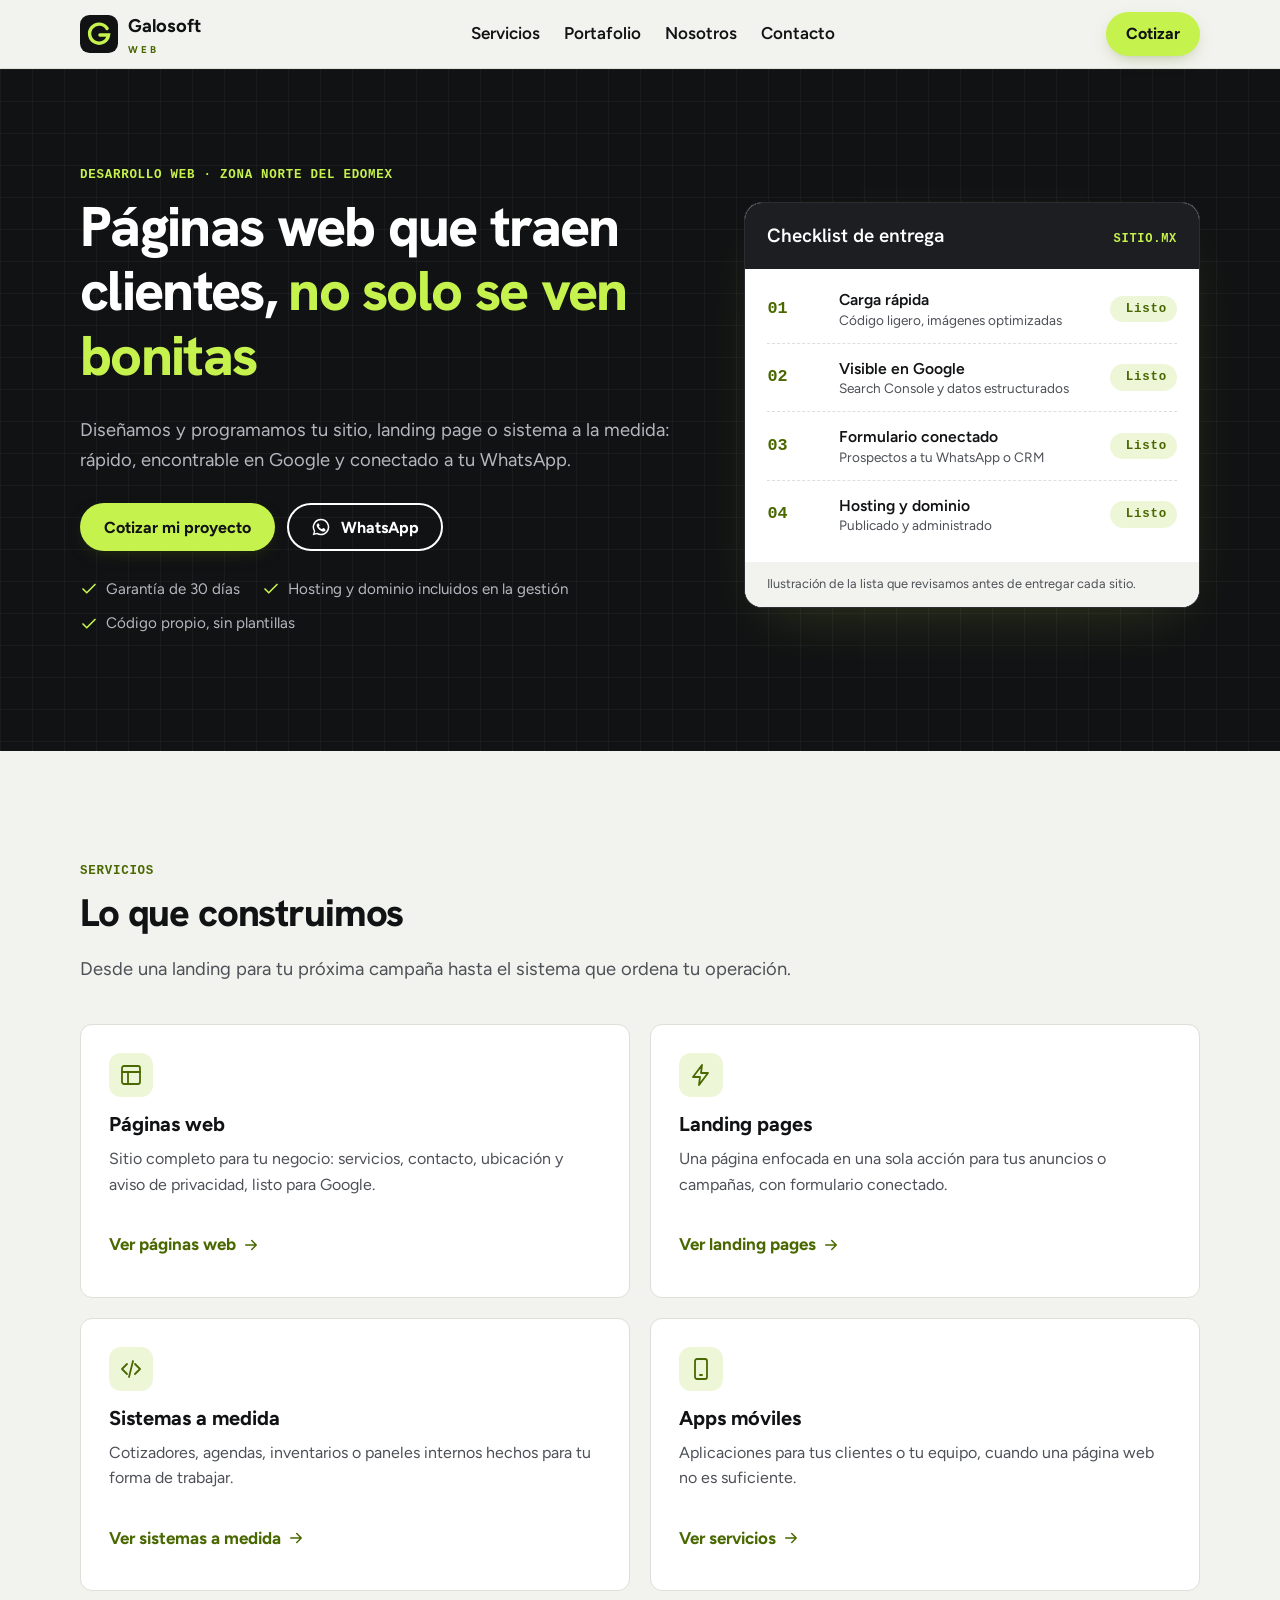
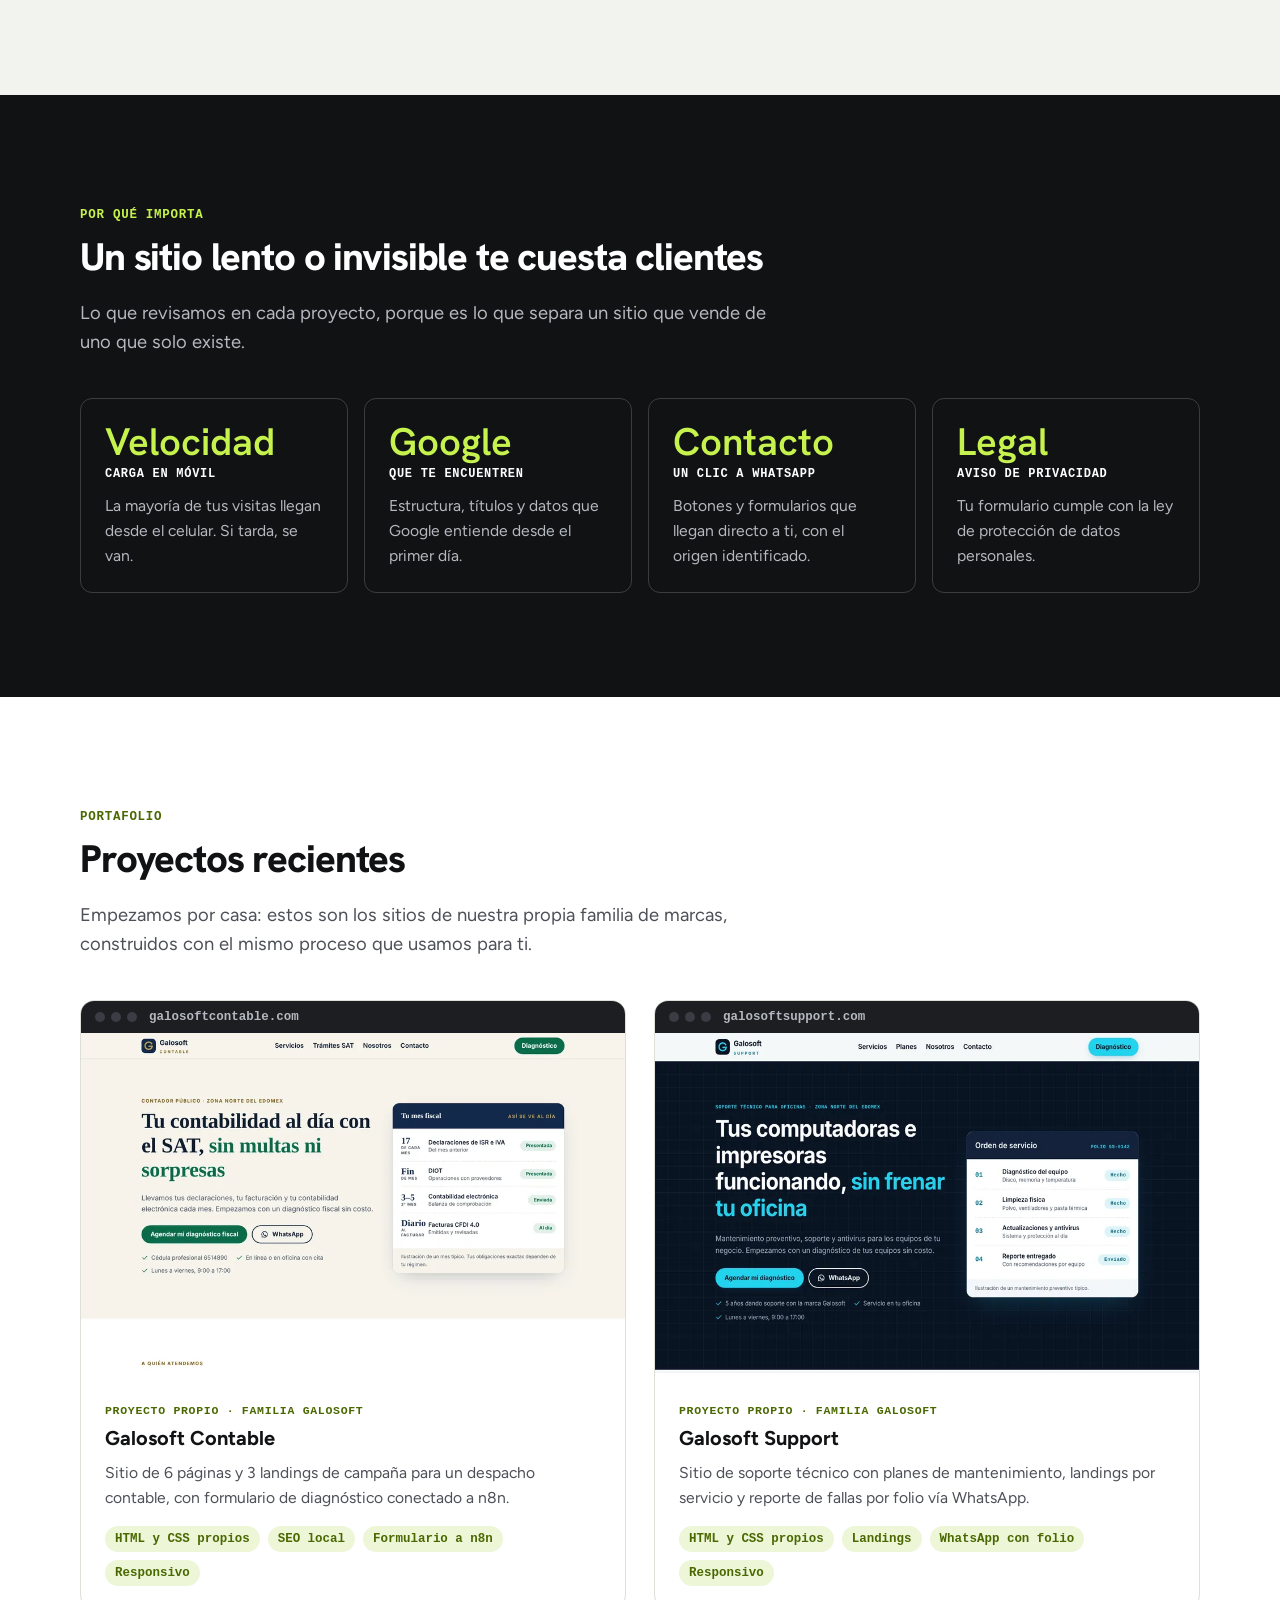
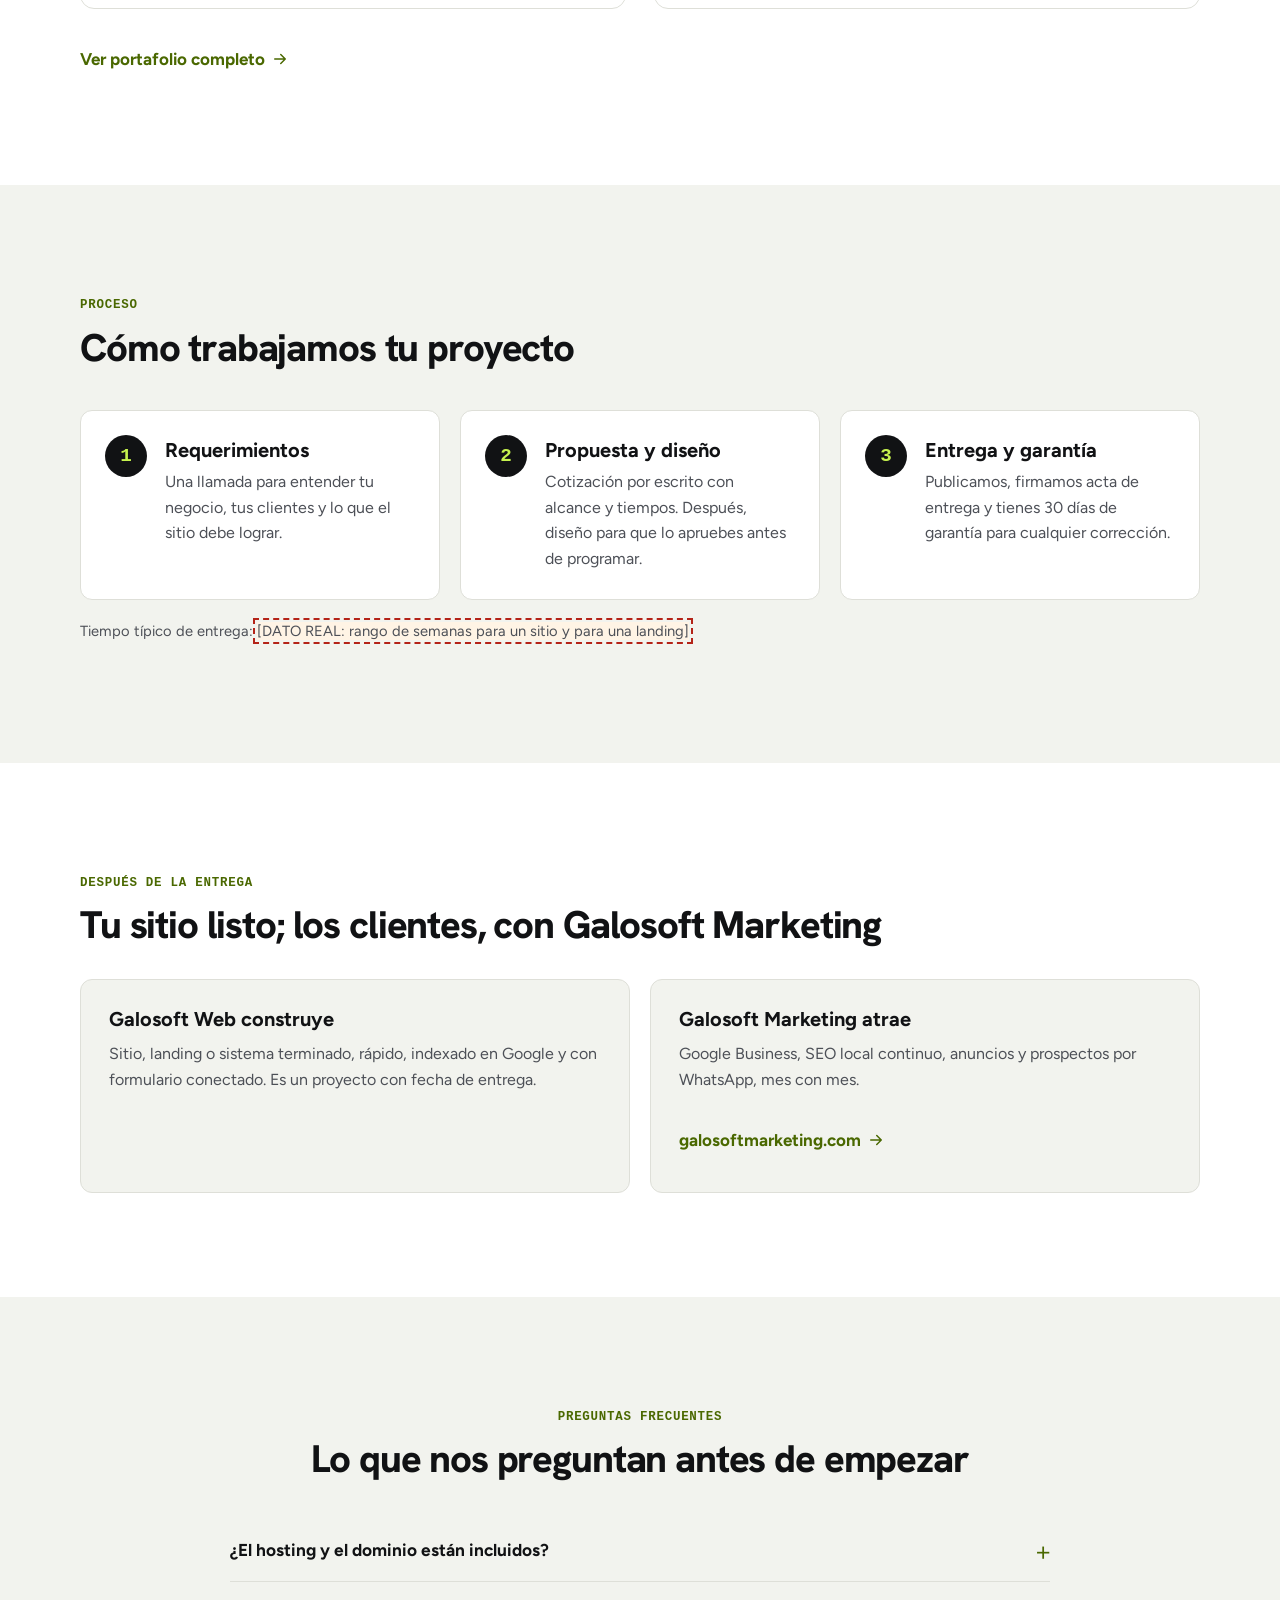
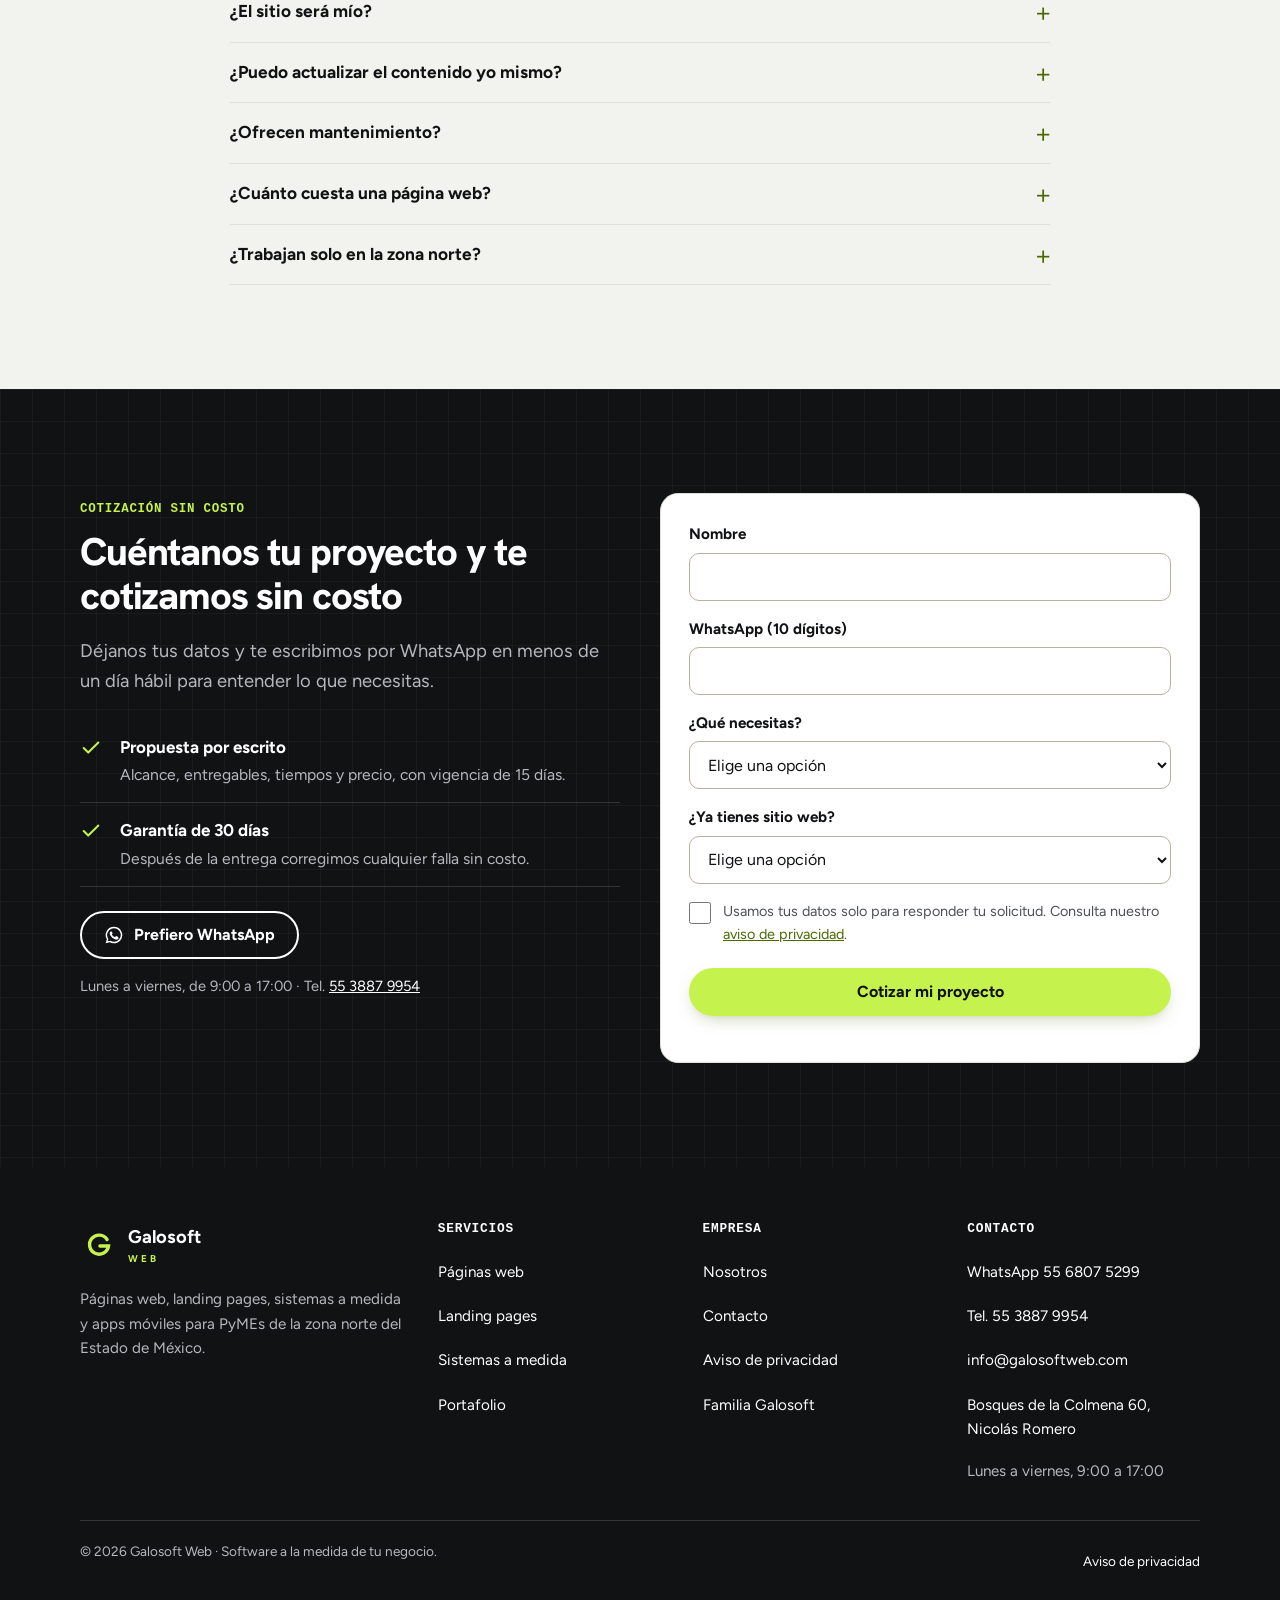
<file: index.html>
<!doctype html>
<html lang="es-MX">
<head>
<meta charset="utf-8">
<meta name="viewport" content="width=device-width,initial-scale=1">
<title>Páginas web y landing pages en Atizapán y Nicolás Romero | Galosoft</title>
<meta name="description" content="Diseño y desarrollo de páginas web, landing pages, sistemas a medida y apps para PyMEs en Atizapán, Nicolás Romero y la zona norte. Cotización sin costo.">
<link rel="canonical" href="https://galosoftweb.com/">
<meta property="og:type" content="website">
<meta property="og:locale" content="es_MX">
<meta property="og:site_name" content="Galosoft Web">
<meta property="og:title" content="Páginas web y landing pages en Atizapán y Nicolás Romero | Galosoft">
<meta property="og:description" content="Diseño y desarrollo de páginas web, landing pages, sistemas a medida y apps para PyMEs en Atizapán, Nicolás Romero y la zona norte. Cotización sin costo.">
<meta property="og:url" content="https://galosoftweb.com/">
<meta property="og:image" content="https://galosoftweb.com/assets/og-web.png">
<meta property="og:image:width" content="1200"><meta property="og:image:height" content="630">
<meta name="twitter:card" content="summary_large_image">
<meta name="theme-color" content="#111214">
<link rel="icon" href="assets/favicon.svg" type="image/svg+xml">
<link rel="apple-touch-icon" href="assets/apple-touch-icon.png">
<link rel="preconnect" href="https://fonts.googleapis.com">
<link rel="preconnect" href="https://fonts.gstatic.com" crossorigin>
<link rel="stylesheet" href="https://fonts.googleapis.com/css2?family=Hanken+Grotesk:wght@800&family=Figtree:wght@400;600;700&display=swap">
<link rel="stylesheet" href="assets/styles.css">
<script type="application/ld+json">{"@context": "https://schema.org", "@type": "ProfessionalService", "@id": "https://galosoftweb.com/#negocio", "name": "Galosoft Web", "description": "Desarrollo de páginas web, landing pages, sistemas a medida y apps móviles para PyMEs.", "sameAs": [], "knowsAbout": ["Desarrollo web", "SEO técnico", "Landing pages", "Aplicaciones móviles"], "url": "https://galosoftweb.com/", "image": "https://galosoftweb.com/assets/og-web.png", "logo": "https://galosoftweb.com/assets/apple-touch-icon.png", "telephone": "+52525568075299", "email": "info@galosoftweb.com", "address": {"@type": "PostalAddress", "streetAddress": "Bosques de la Colmena 60", "addressLocality": "Nicolás Romero", "addressRegion": "Estado de México", "postalCode": "54474", "addressCountry": "MX"}, "areaServed": [{"@type": "City", "name": "Nicolás Romero"}, {"@type": "City", "name": "Atizapán de Zaragoza"}, {"@type": "City", "name": "Naucalpan de Juárez"}, {"@type": "City", "name": "Tlalnepantla de Baz"}, {"@type": "City", "name": "Cuautitlán Izcalli"}], "openingHoursSpecification": [{"@type": "OpeningHoursSpecification", "dayOfWeek": ["Monday", "Tuesday", "Wednesday", "Thursday", "Friday"], "opens": "09:00", "closes": "17:00"}], "founder": {"@type": "Person", "name": "José Trinidad García López"}, "parentOrganization": {"@type": "Organization", "name": "Galosoft", "url": "https://galosoft.com"}, "contactPoint": [{"@type": "ContactPoint", "telephone": "+52525568075299", "contactType": "sales", "availableLanguage": "es"}, {"@type": "ContactPoint", "telephone": "+525538879954", "contactType": "customer service", "availableLanguage": "es"}]}</script>
</head>
<body>
<a class="skip" href="#main">Saltar al contenido</a>
<header class="hdr"><div class="wrap"><a class="brand" href="index.html" aria-label="Galosoft Web, inicio"><svg viewBox="0 0 40 40" aria-hidden="true"><rect width="40" height="40" rx="10" fill="#111214"/><path d="M28.5 14.2A10 10 0 1 0 30 21h-9" fill="none" stroke="#C6F24E" stroke-width="3.6" stroke-linecap="round"/></svg><span><b>Galosoft</b><small>WEB</small></span></a>
<nav class="nav" aria-label="Principal"><a href="servicios.html">Servicios</a><a href="portafolio.html">Portafolio</a><a href="nosotros.html">Nosotros</a><a href="contacto.html">Contacto</a></nav>
<div class="hdr-cta"><a class="btn btn--primary" href="#diagnostico">Cotizar</a>
<button class="menu-btn" type="button" aria-expanded="false" aria-controls="mnav" aria-label="Abrir menú"><svg viewBox="0 0 24 24" fill="none" stroke="currentColor" stroke-width="2" stroke-linecap="round" aria-hidden="true"><path d="M4 7h16M4 12h16M4 17h16"/></svg></button></div></div>
<nav class="mnav" id="mnav" aria-label="Menú móvil"><a href="index.html">Inicio</a><a href="servicios.html">Servicios</a><a href="portafolio.html">Portafolio</a><a href="nosotros.html">Nosotros</a><a href="contacto.html">Contacto</a></nav></header>
<main id="main">
<section class="hero sec--navy grid-bg"><div class="wrap grid">
<div><span class="kicker">Desarrollo web · Zona norte del Edomex</span>
<h1>Páginas web que traen clientes, <em>no solo se ven bonitas</em></h1>
<p class="lead">Diseñamos y programamos tu sitio, landing page o sistema a la medida: rápido, encontrable en Google y conectado a tu WhatsApp.</p>
<div class="actions"><a class="btn btn--primary" href="#diagnostico">Cotizar mi proyecto</a>
<a class="btn btn--ghost" href="https://wa.me/525568075299?text=Hola%2C%20vengo%20de%20la%20p%C3%A1gina%20de%20Galosoft%20Web%20y%20quiero%20cotizar%20una%20p%C3%A1gina%20web."><svg viewBox="0 0 24 24" fill="currentColor" aria-hidden="true"><path d="M12 2a10 10 0 0 0-8.6 15.1L2 22l5-1.3A10 10 0 1 0 12 2Zm0 18.2c-1.5 0-3-.4-4.3-1.2l-.3-.2-3 .8.8-2.9-.2-.3A8.2 8.2 0 1 1 12 20.2Zm4.5-6.1c-.2-.1-1.5-.7-1.7-.8-.2-.1-.4-.1-.6.1l-.8 1c-.1.2-.3.2-.5.1a6.7 6.7 0 0 1-3.3-2.9c-.3-.4.2-.4.7-1.3.1-.2 0-.3 0-.4l-.8-1.8c-.2-.5-.4-.4-.6-.4h-.5a1 1 0 0 0-.7.3 3 3 0 0 0-.9 2.2 5.2 5.2 0 0 0 1.1 2.7 11.8 11.8 0 0 0 4.5 4c1.7.7 2.3.8 3.2.6a2.7 2.7 0 0 0 1.8-1.3c.2-.4.2-.8.1-.9l-.5-.3Z"/></svg>WhatsApp</a></div>
<ul class="proof"><li><svg viewBox="0 0 24 24" fill="none" stroke="currentColor" stroke-width="2.2" stroke-linecap="round" stroke-linejoin="round" aria-hidden="true"><path d="M20 6 9 17l-5-5"/></svg>Garantía de 30 días</li><li><svg viewBox="0 0 24 24" fill="none" stroke="currentColor" stroke-width="2.2" stroke-linecap="round" stroke-linejoin="round" aria-hidden="true"><path d="M20 6 9 17l-5-5"/></svg>Hosting y dominio incluidos en la gestión</li><li><svg viewBox="0 0 24 24" fill="none" stroke="currentColor" stroke-width="2.2" stroke-linecap="round" stroke-linejoin="round" aria-hidden="true"><path d="M20 6 9 17l-5-5"/></svg>Código propio, sin plantillas</li></ul></div>
<aside class="ledger" aria-label="Lista de verificación de un sitio entregado">
<header><b>Checklist de entrega</b><span>sitio.mx</span></header>
<ol>
<li><span class="day">01</span><span class="what">Carga rápida<small>Código ligero, imágenes optimizadas</small></span><span class="ok"><svg viewBox="0 0 24 24" fill="none" stroke="currentColor" stroke-width="2.2" stroke-linecap="round" stroke-linejoin="round" aria-hidden="true"><path d="M20 6 9 17l-5-5"/></svg>Listo</span></li>
<li><span class="day">02</span><span class="what">Visible en Google<small>Search Console y datos estructurados</small></span><span class="ok"><svg viewBox="0 0 24 24" fill="none" stroke="currentColor" stroke-width="2.2" stroke-linecap="round" stroke-linejoin="round" aria-hidden="true"><path d="M20 6 9 17l-5-5"/></svg>Listo</span></li>
<li><span class="day">03</span><span class="what">Formulario conectado<small>Prospectos a tu WhatsApp o CRM</small></span><span class="ok"><svg viewBox="0 0 24 24" fill="none" stroke="currentColor" stroke-width="2.2" stroke-linecap="round" stroke-linejoin="round" aria-hidden="true"><path d="M20 6 9 17l-5-5"/></svg>Listo</span></li>
<li><span class="day">04</span><span class="what">Hosting y dominio<small>Publicado y administrado</small></span><span class="ok"><svg viewBox="0 0 24 24" fill="none" stroke="currentColor" stroke-width="2.2" stroke-linecap="round" stroke-linejoin="round" aria-hidden="true"><path d="M20 6 9 17l-5-5"/></svg>Listo</span></li>
</ol>
<footer>Ilustración de la lista que revisamos antes de entregar cada sitio.</footer>
</aside></div></section>

<section class="sec"><div class="wrap">
<span class="kicker">Servicios</span>
<h2>Lo que construimos</h2>
<p class="lead">Desde una landing para tu próxima campaña hasta el sistema que ordena tu operación.</p>
<div class="cards">
<article class="card"><div class="ico"><svg viewBox="0 0 24 24" fill="none" stroke="currentColor" stroke-width="1.8" stroke-linecap="round" stroke-linejoin="round" aria-hidden="true"><rect x="3" y="3" width="18" height="18" rx="2"/><path d="M3 9h18M9 21V9"/></svg></div><h3>Páginas web</h3><p>Sitio completo para tu negocio: servicios, contacto, ubicación y aviso de privacidad, listo para Google.</p><a class="more" href="paginas-web.html">Ver páginas web <svg viewBox="0 0 24 24" fill="none" stroke="currentColor" stroke-width="2" stroke-linecap="round" stroke-linejoin="round" aria-hidden="true" width="18" height="18"><path d="M5 12h14M13 6l6 6-6 6"/></svg></a></article>
<article class="card"><div class="ico"><svg viewBox="0 0 24 24" fill="none" stroke="currentColor" stroke-width="1.8" stroke-linecap="round" stroke-linejoin="round" aria-hidden="true"><path d="M13 2 4 14h7l-1 8 9-12h-7z"/></svg></div><h3>Landing pages</h3><p>Una página enfocada en una sola acción para tus anuncios o campañas, con formulario conectado.</p><a class="more" href="landing-pages.html">Ver landing pages <svg viewBox="0 0 24 24" fill="none" stroke="currentColor" stroke-width="2" stroke-linecap="round" stroke-linejoin="round" aria-hidden="true" width="18" height="18"><path d="M5 12h14M13 6l6 6-6 6"/></svg></a></article>
<article class="card"><div class="ico"><svg viewBox="0 0 24 24" fill="none" stroke="currentColor" stroke-width="1.8" stroke-linecap="round" stroke-linejoin="round" aria-hidden="true"><path d="m8 7-5 5 5 5M16 7l5 5-5 5M14 4l-4 16"/></svg></div><h3>Sistemas a medida</h3><p>Cotizadores, agendas, inventarios o paneles internos hechos para tu forma de trabajar.</p><a class="more" href="sistemas-a-medida.html">Ver sistemas a medida <svg viewBox="0 0 24 24" fill="none" stroke="currentColor" stroke-width="2" stroke-linecap="round" stroke-linejoin="round" aria-hidden="true" width="18" height="18"><path d="M5 12h14M13 6l6 6-6 6"/></svg></a></article>
<article class="card"><div class="ico"><svg viewBox="0 0 24 24" fill="none" stroke="currentColor" stroke-width="1.8" stroke-linecap="round" stroke-linejoin="round" aria-hidden="true"><rect x="6" y="2" width="12" height="20" rx="2"/><path d="M11 18h2"/></svg></div><h3>Apps móviles</h3><p>Aplicaciones para tus clientes o tu equipo, cuando una página web no es suficiente.</p><a class="more" href="servicios.html">Ver servicios <svg viewBox="0 0 24 24" fill="none" stroke="currentColor" stroke-width="2" stroke-linecap="round" stroke-linejoin="round" aria-hidden="true" width="18" height="18"><path d="M5 12h14M13 6l6 6-6 6"/></svg></a></article>
</div></div></section>

<section class="sec sec--navy"><div class="wrap">
<span class="kicker">Por qué importa</span>
<h2>Un sitio lento o invisible te cuesta clientes</h2>
<p class="lead">Lo que revisamos en cada proyecto, porque es lo que separa un sitio que vende de uno que solo existe.</p>
<div class="cal">
<div><b>Velocidad</b><span>Carga en móvil</span><p>La mayoría de tus visitas llegan desde el celular. Si tarda, se van.</p></div>
<div><b>Google</b><span>Que te encuentren</span><p>Estructura, títulos y datos que Google entiende desde el primer día.</p></div>
<div><b>Contacto</b><span>Un clic a WhatsApp</span><p>Botones y formularios que llegan directo a ti, con el origen identificado.</p></div>
<div><b>Legal</b><span>Aviso de privacidad</span><p>Tu formulario cumple con la ley de protección de datos personales.</p></div>
</div></div></section>

<section class="sec sec--white"><div class="wrap">
<span class="kicker">Portafolio</span>
<h2>Proyectos recientes</h2>
<p class="lead">Empezamos por casa: estos son los sitios de nuestra propia familia de marcas, construidos con el mismo proceso que usamos para ti.</p>
<div class="work"><article class="shot"><div class="bar"><span class="dots"><i></i><i></i><i></i></span>galosoftcontable.com</div>
<img src="assets/img/proyecto-contable.webp" width="960" height="600" loading="lazy" alt="Captura de la página de inicio de Galosoft Contable">
<div class="body"><span class="tag">Proyecto propio · Familia Galosoft</span><h3>Galosoft Contable</h3><p>Sitio de 6 páginas y 3 landings de campaña para un despacho contable, con formulario de diagnóstico conectado a n8n.</p><ul class="chips"><li>HTML y CSS propios</li><li>SEO local</li><li>Formulario a n8n</li><li>Responsivo</li></ul></div></article><article class="shot"><div class="bar"><span class="dots"><i></i><i></i><i></i></span>galosoftsupport.com</div>
<img src="assets/img/proyecto-support.webp" width="960" height="600" loading="lazy" alt="Captura de la página de inicio de Galosoft Support">
<div class="body"><span class="tag">Proyecto propio · Familia Galosoft</span><h3>Galosoft Support</h3><p>Sitio de soporte técnico con planes de mantenimiento, landings por servicio y reporte de fallas por folio vía WhatsApp.</p><ul class="chips"><li>HTML y CSS propios</li><li>Landings</li><li>WhatsApp con folio</li><li>Responsivo</li></ul></div></article></div>
<!-- CASOS DE CLIENTES: agregar solo con autorización del cliente y métricas reales.
<article class="shot">… [DATO REAL: proyecto de cliente, captura y resultado medido] …</article> -->
<div style="margin-top:28px"><a class="more" href="portafolio.html">Ver portafolio completo <svg viewBox="0 0 24 24" fill="none" stroke="currentColor" stroke-width="2" stroke-linecap="round" stroke-linejoin="round" aria-hidden="true" width="18" height="18"><path d="M5 12h14M13 6l6 6-6 6"/></svg></a></div>
</div></section>

<section class="sec"><div class="wrap">
<span class="kicker">Proceso</span>
<h2>Cómo trabajamos tu proyecto</h2>
<ol class="steps">
<li><h3>Requerimientos</h3><p>Una llamada para entender tu negocio, tus clientes y lo que el sitio debe lograr.</p></li>
<li><h3>Propuesta y diseño</h3><p>Cotización por escrito con alcance y tiempos. Después, diseño para que lo apruebes antes de programar.</p></li>
<li><h3>Entrega y garantía</h3><p>Publicamos, firmamos acta de entrega y tienes 30 días de garantía para cualquier corrección.</p></li>
</ol>
<p class="note" style="margin-top:20px">Tiempo típico de entrega: <span class="ph">[DATO REAL: rango de semanas para un sitio y para una landing]</span></p>
</div></section>

<section class="sec sec--white"><div class="wrap">
<span class="kicker">Después de la entrega</span><h2>Tu sitio listo; los clientes, con Galosoft Marketing</h2>
<div class="boundary">
<article class="card"><h3>Galosoft Web construye</h3><p>Sitio, landing o sistema terminado, rápido, indexado en Google y con formulario conectado. Es un proyecto con fecha de entrega.</p></article>
<article class="card"><h3>Galosoft Marketing atrae</h3><p>Google Business, SEO local continuo, anuncios y prospectos por WhatsApp, mes con mes.</p><a class="more" href="https://galosoftmarketing.com">galosoftmarketing.com <svg viewBox="0 0 24 24" fill="none" stroke="currentColor" stroke-width="2" stroke-linecap="round" stroke-linejoin="round" aria-hidden="true" width="18" height="18"><path d="M5 12h14M13 6l6 6-6 6"/></svg></a></article>
</div></div></section>

<section class="sec"><div class="wrap">
<div class="center"><span class="kicker">Preguntas frecuentes</span><h2>Lo que nos preguntan antes de empezar</h2></div>
<div class="faq">
<details><summary>¿El hosting y el dominio están incluidos?</summary><p>Podemos registrar tu dominio y alojar tu sitio en nuestra infraestructura. El costo anual se incluye por separado en la cotización, y el dominio queda a tu nombre.</p></details>
<details><summary>¿El sitio será mío?</summary><p>Sí. Al terminar el pago te entregamos los archivos y accesos de tu sitio.</p></details>
<details><summary>¿Puedo actualizar el contenido yo mismo?</summary><p>Depende del proyecto. Si lo necesitas, lo contemplamos desde la propuesta; si no, los cambios se hacen bajo un plan de mantenimiento.</p></details>
<details><summary>¿Ofrecen mantenimiento?</summary><p>Sí. Después de la garantía de 30 días puedes contratar mantenimiento para cambios, respaldos y actualizaciones.</p></details>
<details><summary>¿Cuánto cuesta una página web?</summary><p>Depende del número de secciones, funciones y contenido. Te cotizamos por escrito, sin costo, después de entender tu proyecto.</p></details>
<details><summary>¿Trabajan solo en la zona norte?</summary><p>Nos reunimos en persona en Nicolás Romero, Atizapán, Naucalpan, Tlalnepantla y Cuautitlán Izcalli. El desarrollo se puede hacer en línea para cualquier parte del país.</p></details>
</div></div></section>
<section class="sec sec--navy grid-bg" id="diagnostico"><div class="wrap cta-box">
<div><span class="kicker">Cotización sin costo</span><h2>Cuéntanos tu proyecto y te cotizamos sin costo</h2>
<p class="lead">Déjanos tus datos y te escribimos por WhatsApp en menos de un día hábil para entender lo que necesitas.</p>
<ul class="checks" style="margin:24px 0">
<li><svg viewBox="0 0 24 24" fill="none" stroke="currentColor" stroke-width="2.2" stroke-linecap="round" stroke-linejoin="round" aria-hidden="true"><path d="M20 6 9 17l-5-5"/></svg><div><b>Propuesta por escrito</b><span>Alcance, entregables, tiempos y precio, con vigencia de 15 días.</span></div></li>
<li><svg viewBox="0 0 24 24" fill="none" stroke="currentColor" stroke-width="2.2" stroke-linecap="round" stroke-linejoin="round" aria-hidden="true"><path d="M20 6 9 17l-5-5"/></svg><div><b>Garantía de 30 días</b><span>Después de la entrega corregimos cualquier falla sin costo.</span></div></li>
</ul>
<div class="actions"><a class="btn btn--ghost" href="https://wa.me/525568075299?text=Hola%2C%20vengo%20de%20la%20p%C3%A1gina%20de%20Galosoft%20Web%20y%20quiero%20cotizar%20mi%20proyecto."><svg viewBox="0 0 24 24" fill="currentColor" aria-hidden="true"><path d="M12 2a10 10 0 0 0-8.6 15.1L2 22l5-1.3A10 10 0 1 0 12 2Zm0 18.2c-1.5 0-3-.4-4.3-1.2l-.3-.2-3 .8.8-2.9-.2-.3A8.2 8.2 0 1 1 12 20.2Zm4.5-6.1c-.2-.1-1.5-.7-1.7-.8-.2-.1-.4-.1-.6.1l-.8 1c-.1.2-.3.2-.5.1a6.7 6.7 0 0 1-3.3-2.9c-.3-.4.2-.4.7-1.3.1-.2 0-.3 0-.4l-.8-1.8c-.2-.5-.4-.4-.6-.4h-.5a1 1 0 0 0-.7.3 3 3 0 0 0-.9 2.2 5.2 5.2 0 0 0 1.1 2.7 11.8 11.8 0 0 0 4.5 4c1.7.7 2.3.8 3.2.6a2.7 2.7 0 0 0 1.8-1.3c.2-.4.2-.8.1-.9l-.5-.3Z"/></svg>Prefiero WhatsApp</a></div>
<p class="note" style="color:var(--on-navy-muted);margin-top:16px">Lunes a viernes, de 9:00 a 17:00 · Tel. <a href="tel:+525538879954" style="color:#fff">55 3887 9954</a></p></div>
<form class="form lead" novalidate data-origen="inicio">
<label>Nombre<input name="nombre" autocomplete="name" required></label>
<label>WhatsApp (10 dígitos)<input name="telefono" type="tel" inputmode="tel" autocomplete="tel-national" pattern="[0-9 ]{10,14}" required></label>
<label>¿Qué necesitas?<select name="proyecto" required><option value="">Elige una opción</option><option value="pagina">Página web para mi negocio</option><option value="landing">Landing page para campañas</option><option value="sistema">Sistema a medida</option><option value="app">App móvil</option><option value="revision">Revisar o mejorar mi sitio actual</option><option value="otro">Otra cosa</option></select></label>
<label>¿Ya tienes sitio web?<select name="sitio_actual" required>
<option value="">Elige una opción</option><option value="no">No, sería el primero</option><option value="rehacer">Sí, pero quiero uno nuevo</option><option value="mejorar">Sí, solo necesito mejoras</option></select></label>
<div class="hp" aria-hidden="true"><label>Sitio web<input name="sitio_web" tabindex="-1" autocomplete="off"></label></div>
<label class="consent"><input type="checkbox" name="acepto" value="si" required><span>Usamos tus datos solo para responder tu solicitud. Consulta nuestro <a href="aviso-de-privacidad.html">aviso de privacidad</a>.</span></label>
<button class="btn btn--primary" type="submit">Cotizar mi proyecto</button>
<p class="lead-status" id="lead-status-inicio" role="status" aria-live="polite"></p>
</form>
</div></section>
</main>
<footer class="ftr"><div class="wrap">
<div class="cols">
<div><a class="brand" href="index.html" aria-label="Galosoft Web, inicio"><svg viewBox="0 0 40 40" aria-hidden="true"><rect width="40" height="40" rx="10" fill="#111214"/><path d="M28.5 14.2A10 10 0 1 0 30 21h-9" fill="none" stroke="#C6F24E" stroke-width="3.6" stroke-linecap="round"/></svg><span><b>Galosoft</b><small>WEB</small></span></a><p style="margin-top:16px;max-width:34ch">Páginas web, landing pages, sistemas a medida y apps móviles para PyMEs de la zona norte del Estado de México.</p></div>
<div><h4>Servicios</h4><ul><li><a href="paginas-web.html">Páginas web</a></li><li><a href="landing-pages.html">Landing pages</a></li><li><a href="sistemas-a-medida.html">Sistemas a medida</a></li><li><a href="portafolio.html">Portafolio</a></li></ul></div>
<div><h4>Empresa</h4><ul><li><a href="nosotros.html">Nosotros</a></li><li><a href="contacto.html">Contacto</a></li><li><a href="aviso-de-privacidad.html">Aviso de privacidad</a></li><li><a href="https://galosoft.com">Familia Galosoft</a></li></ul></div>
<div><h4>Contacto</h4><ul><li><a href="https://wa.me/525568075299?text=Hola%2C%20vengo%20de%20la%20p%C3%A1gina%20de%20Galosoft%20Web%20y%20quiero%20informaci%C3%B3n.">WhatsApp 55 6807 5299</a></li><li><a href="tel:+525538879954">Tel. 55 3887 9954</a></li><li><a href="mailto:info@galosoftweb.com">info@galosoftweb.com</a></li><li><a href="https://www.google.com/maps/search/?api=1&query=Bosques%20de%20la%20Colmena%2060%2C%20Nicol%C3%A1s%20Romero%2C%2054474%2C%20Estado%20de%20M%C3%A9xico">Bosques de la Colmena 60, Nicolás Romero</a></li></ul><p style="margin:8px 0 0">Lunes a viernes, 9:00 a 17:00</p></div>
</div>
<div class="bottom"><span>© 2026 Galosoft Web · Software a la medida de tu negocio.</span><a href="aviso-de-privacidad.html">Aviso de privacidad</a></div>
</div></footer>
<a class="wa-float" href="https://wa.me/525568075299?text=Hola%2C%20vengo%20de%20la%20p%C3%A1gina%20de%20Galosoft%20Web%20y%20quiero%20informaci%C3%B3n." aria-label="Escribir por WhatsApp"><svg viewBox="0 0 24 24" fill="currentColor" aria-hidden="true"><path d="M12 2a10 10 0 0 0-8.6 15.1L2 22l5-1.3A10 10 0 1 0 12 2Zm0 18.2c-1.5 0-3-.4-4.3-1.2l-.3-.2-3 .8.8-2.9-.2-.3A8.2 8.2 0 1 1 12 20.2Zm4.5-6.1c-.2-.1-1.5-.7-1.7-.8-.2-.1-.4-.1-.6.1l-.8 1c-.1.2-.3.2-.5.1a6.7 6.7 0 0 1-3.3-2.9c-.3-.4.2-.4.7-1.3.1-.2 0-.3 0-.4l-.8-1.8c-.2-.5-.4-.4-.6-.4h-.5a1 1 0 0 0-.7.3 3 3 0 0 0-.9 2.2 5.2 5.2 0 0 0 1.1 2.7 11.8 11.8 0 0 0 4.5 4c1.7.7 2.3.8 3.2.6a2.7 2.7 0 0 0 1.8-1.3c.2-.4.2-.8.1-.9l-.5-.3Z"/></svg></a>
<script src="assets/main.js" defer></script>
</body>
</html>
</file>
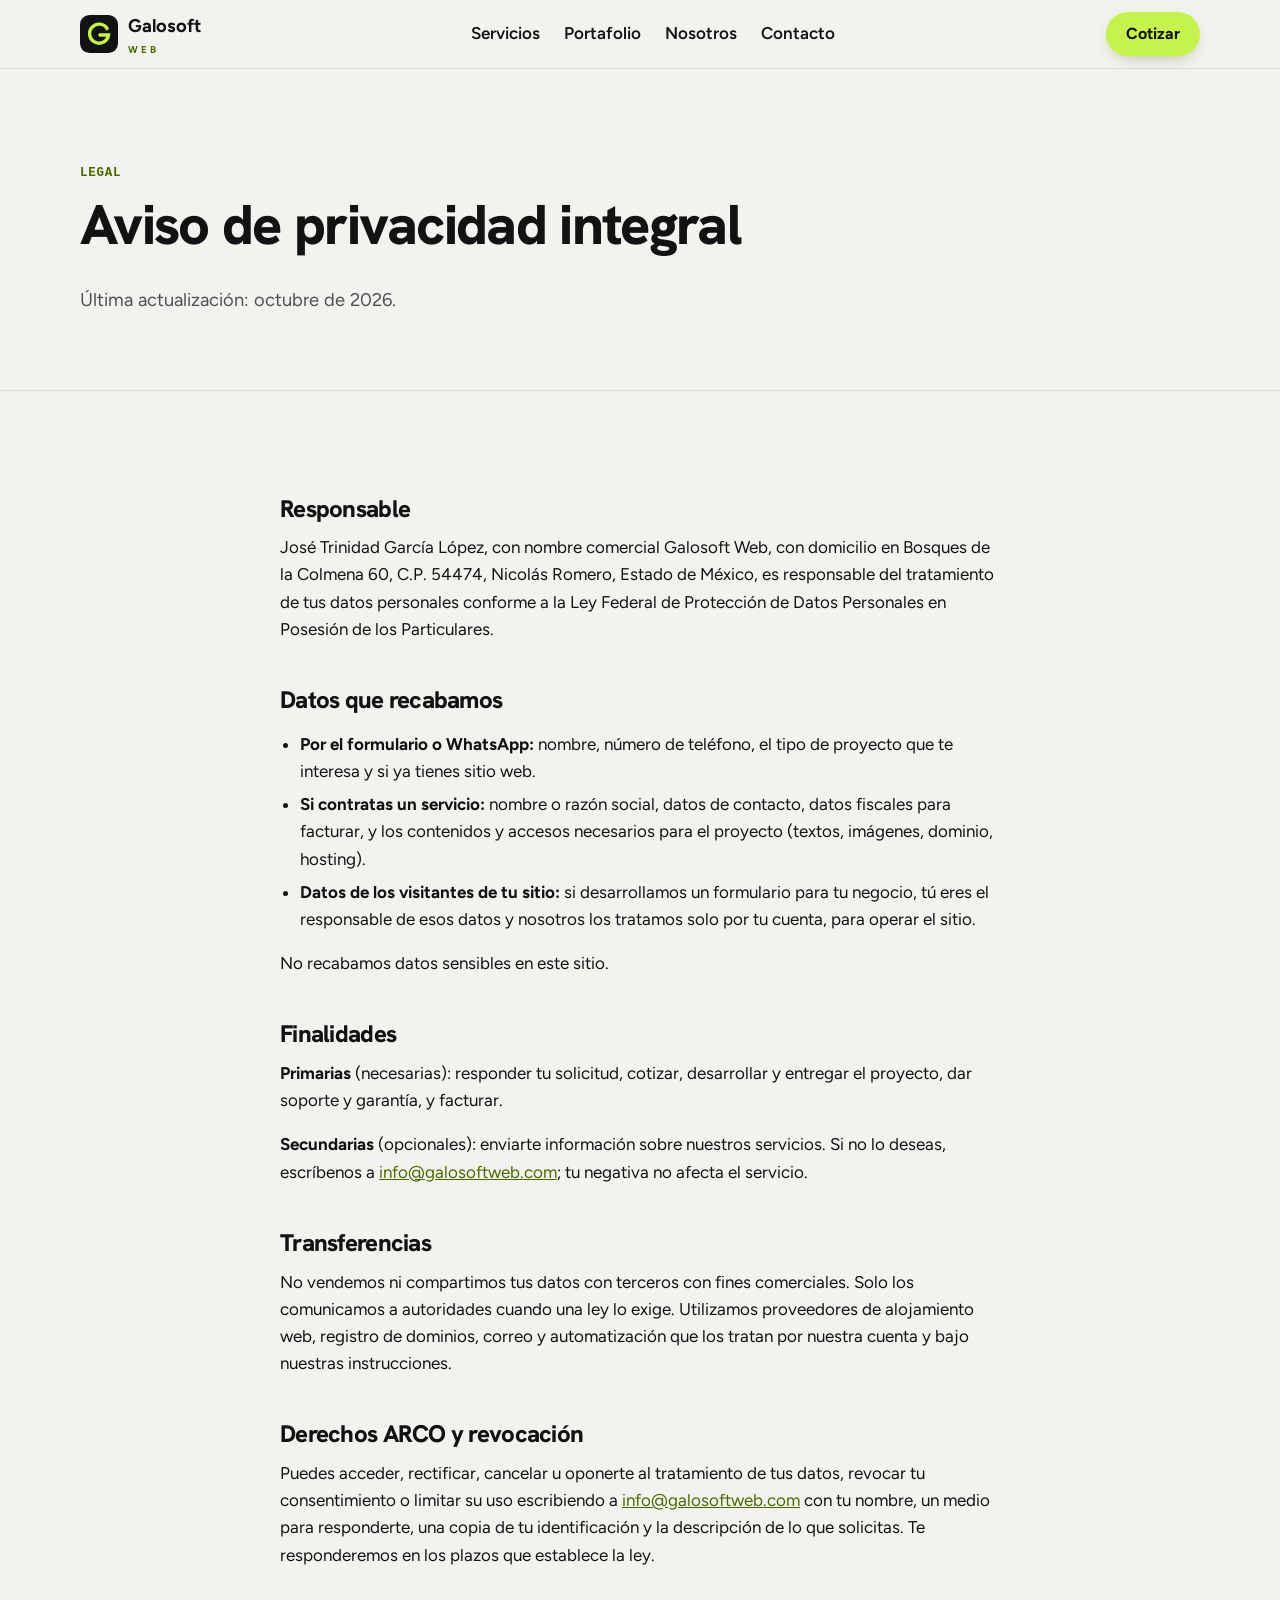
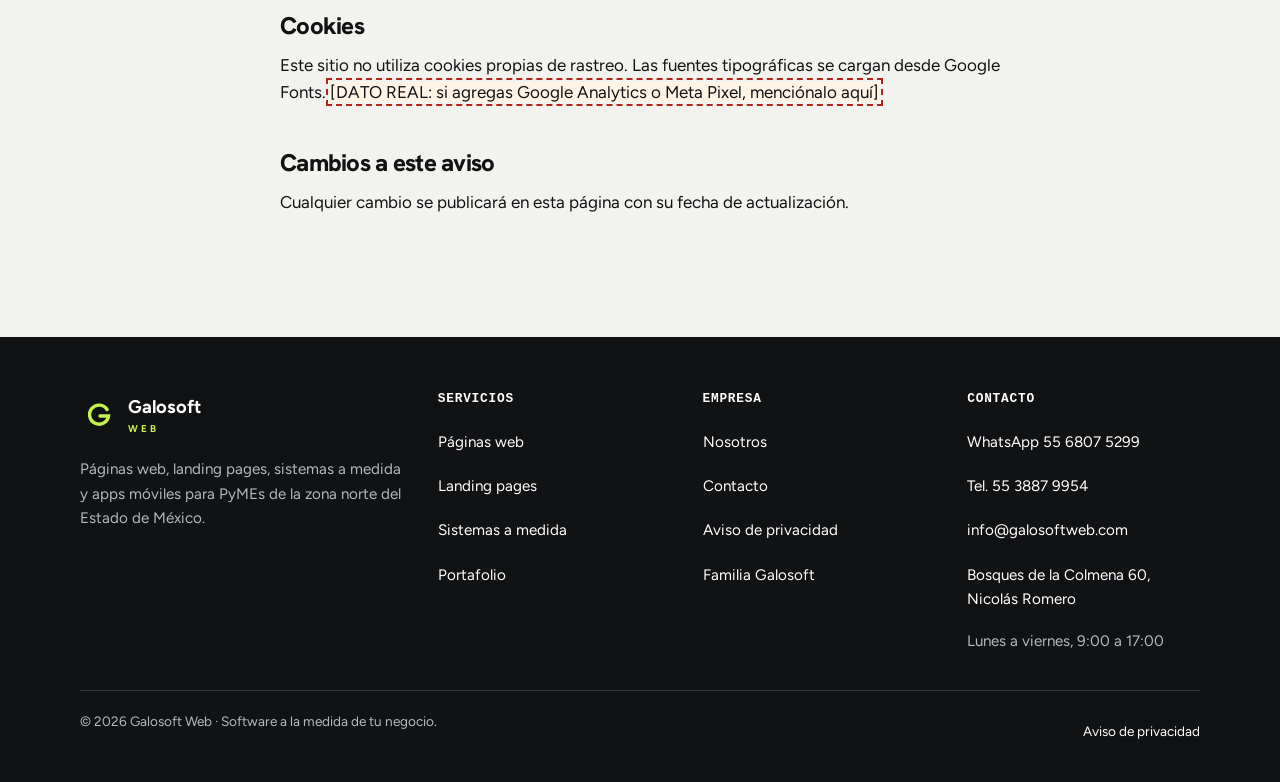
<file: aviso-de-privacidad.html>
<!doctype html>
<html lang="es-MX">
<head>
<meta charset="utf-8">
<meta name="viewport" content="width=device-width,initial-scale=1">
<title>Aviso de privacidad | Galosoft Web</title>
<meta name="description" content="Aviso de privacidad integral de Galosoft Web: qué datos personales recabamos, para qué los usamos y cómo ejercer tus derechos ARCO ante nuestro negocio.">
<link rel="canonical" href="https://galosoftweb.com/aviso-de-privacidad.html">
<meta property="og:type" content="website">
<meta property="og:locale" content="es_MX">
<meta property="og:site_name" content="Galosoft Web">
<meta property="og:title" content="Aviso de privacidad | Galosoft Web">
<meta property="og:description" content="Aviso de privacidad integral de Galosoft Web: qué datos personales recabamos, para qué los usamos y cómo ejercer tus derechos ARCO ante nuestro negocio.">
<meta property="og:url" content="https://galosoftweb.com/aviso-de-privacidad.html">
<meta property="og:image" content="https://galosoftweb.com/assets/og-web.png">
<meta property="og:image:width" content="1200"><meta property="og:image:height" content="630">
<meta name="twitter:card" content="summary_large_image">
<meta name="theme-color" content="#111214">
<link rel="icon" href="assets/favicon.svg" type="image/svg+xml">
<link rel="apple-touch-icon" href="assets/apple-touch-icon.png">
<link rel="preconnect" href="https://fonts.googleapis.com">
<link rel="preconnect" href="https://fonts.gstatic.com" crossorigin>
<link rel="stylesheet" href="https://fonts.googleapis.com/css2?family=Hanken+Grotesk:wght@800&family=Figtree:wght@400;600;700&display=swap">
<link rel="stylesheet" href="assets/styles.css">
</head>
<body>
<a class="skip" href="#main">Saltar al contenido</a>
<header class="hdr"><div class="wrap"><a class="brand" href="index.html" aria-label="Galosoft Web, inicio"><svg viewBox="0 0 40 40" aria-hidden="true"><rect width="40" height="40" rx="10" fill="#111214"/><path d="M28.5 14.2A10 10 0 1 0 30 21h-9" fill="none" stroke="#C6F24E" stroke-width="3.6" stroke-linecap="round"/></svg><span><b>Galosoft</b><small>WEB</small></span></a>
<nav class="nav" aria-label="Principal"><a href="servicios.html">Servicios</a><a href="portafolio.html">Portafolio</a><a href="nosotros.html">Nosotros</a><a href="contacto.html">Contacto</a></nav>
<div class="hdr-cta"><a class="btn btn--primary" href="contacto.html#diagnostico">Cotizar</a>
<button class="menu-btn" type="button" aria-expanded="false" aria-controls="mnav" aria-label="Abrir menú"><svg viewBox="0 0 24 24" fill="none" stroke="currentColor" stroke-width="2" stroke-linecap="round" aria-hidden="true"><path d="M4 7h16M4 12h16M4 17h16"/></svg></button></div></div>
<nav class="mnav" id="mnav" aria-label="Menú móvil"><a href="index.html">Inicio</a><a href="servicios.html">Servicios</a><a href="portafolio.html">Portafolio</a><a href="nosotros.html">Nosotros</a><a href="contacto.html">Contacto</a></nav></header>
<main id="main">
<section class="page-hero"><div class="wrap"><span class="kicker">Legal</span><h1>Aviso de privacidad integral</h1>
<p class="lead">Última actualización: octubre de 2026.</p></div></section>
<section class="sec"><div class="wrap prose">
<h2 style="margin-top:0">Responsable</h2>
<p>José Trinidad García López, con nombre comercial Galosoft Web, con domicilio en Bosques de la Colmena 60, C.P. 54474, Nicolás Romero, Estado de México, es responsable del tratamiento de tus datos personales conforme a la Ley Federal de Protección de Datos Personales en Posesión de los Particulares.</p>
<h2>Datos que recabamos</h2>
<ul><li><b>Por el formulario o WhatsApp:</b> nombre, número de teléfono, el tipo de proyecto que te interesa y si ya tienes sitio web.</li>
<li><b>Si contratas un servicio:</b> nombre o razón social, datos de contacto, datos fiscales para facturar, y los contenidos y accesos necesarios para el proyecto (textos, imágenes, dominio, hosting).</li>
<li><b>Datos de los visitantes de tu sitio:</b> si desarrollamos un formulario para tu negocio, tú eres el responsable de esos datos y nosotros los tratamos solo por tu cuenta, para operar el sitio.</li></ul>
<p>No recabamos datos sensibles en este sitio.</p>
<h2>Finalidades</h2>
<p><b>Primarias</b> (necesarias): responder tu solicitud, cotizar, desarrollar y entregar el proyecto, dar soporte y garantía, y facturar.</p>
<p><b>Secundarias</b> (opcionales): enviarte información sobre nuestros servicios. Si no lo deseas, escríbenos a <a href="mailto:info@galosoftweb.com">info@galosoftweb.com</a>; tu negativa no afecta el servicio.</p>
<h2>Transferencias</h2>
<p>No vendemos ni compartimos tus datos con terceros con fines comerciales. Solo los comunicamos a autoridades cuando una ley lo exige. Utilizamos proveedores de alojamiento web, registro de dominios, correo y automatización que los tratan por nuestra cuenta y bajo nuestras instrucciones.</p>
<h2>Derechos ARCO y revocación</h2>
<p>Puedes acceder, rectificar, cancelar u oponerte al tratamiento de tus datos, revocar tu consentimiento o limitar su uso escribiendo a <a href="mailto:info@galosoftweb.com">info@galosoftweb.com</a> con tu nombre, un medio para responderte, una copia de tu identificación y la descripción de lo que solicitas. Te responderemos en los plazos que establece la ley.</p>
<h2>Cookies</h2>
<p>Este sitio no utiliza cookies propias de rastreo. Las fuentes tipográficas se cargan desde Google Fonts. <span class="ph">[DATO REAL: si agregas Google Analytics o Meta Pixel, menciónalo aquí]</span></p>
<h2>Cambios a este aviso</h2>
<p>Cualquier cambio se publicará en esta página con su fecha de actualización.</p>
</div></section>
</main>
<footer class="ftr"><div class="wrap">
<div class="cols">
<div><a class="brand" href="index.html" aria-label="Galosoft Web, inicio"><svg viewBox="0 0 40 40" aria-hidden="true"><rect width="40" height="40" rx="10" fill="#111214"/><path d="M28.5 14.2A10 10 0 1 0 30 21h-9" fill="none" stroke="#C6F24E" stroke-width="3.6" stroke-linecap="round"/></svg><span><b>Galosoft</b><small>WEB</small></span></a><p style="margin-top:16px;max-width:34ch">Páginas web, landing pages, sistemas a medida y apps móviles para PyMEs de la zona norte del Estado de México.</p></div>
<div><h4>Servicios</h4><ul><li><a href="paginas-web.html">Páginas web</a></li><li><a href="landing-pages.html">Landing pages</a></li><li><a href="sistemas-a-medida.html">Sistemas a medida</a></li><li><a href="portafolio.html">Portafolio</a></li></ul></div>
<div><h4>Empresa</h4><ul><li><a href="nosotros.html">Nosotros</a></li><li><a href="contacto.html">Contacto</a></li><li><a href="aviso-de-privacidad.html">Aviso de privacidad</a></li><li><a href="https://galosoft.com">Familia Galosoft</a></li></ul></div>
<div><h4>Contacto</h4><ul><li><a href="https://wa.me/525568075299?text=Hola%2C%20vengo%20de%20la%20p%C3%A1gina%20de%20Galosoft%20Web%20y%20quiero%20informaci%C3%B3n.">WhatsApp 55 6807 5299</a></li><li><a href="tel:+525538879954">Tel. 55 3887 9954</a></li><li><a href="mailto:info@galosoftweb.com">info@galosoftweb.com</a></li><li><a href="https://www.google.com/maps/search/?api=1&query=Bosques%20de%20la%20Colmena%2060%2C%20Nicol%C3%A1s%20Romero%2C%2054474%2C%20Estado%20de%20M%C3%A9xico">Bosques de la Colmena 60, Nicolás Romero</a></li></ul><p style="margin:8px 0 0">Lunes a viernes, 9:00 a 17:00</p></div>
</div>
<div class="bottom"><span>© 2026 Galosoft Web · Software a la medida de tu negocio.</span><a href="aviso-de-privacidad.html">Aviso de privacidad</a></div>
</div></footer>
<a class="wa-float" href="https://wa.me/525568075299?text=Hola%2C%20vengo%20de%20la%20p%C3%A1gina%20de%20Galosoft%20Web%20y%20quiero%20informaci%C3%B3n." aria-label="Escribir por WhatsApp"><svg viewBox="0 0 24 24" fill="currentColor" aria-hidden="true"><path d="M12 2a10 10 0 0 0-8.6 15.1L2 22l5-1.3A10 10 0 1 0 12 2Zm0 18.2c-1.5 0-3-.4-4.3-1.2l-.3-.2-3 .8.8-2.9-.2-.3A8.2 8.2 0 1 1 12 20.2Zm4.5-6.1c-.2-.1-1.5-.7-1.7-.8-.2-.1-.4-.1-.6.1l-.8 1c-.1.2-.3.2-.5.1a6.7 6.7 0 0 1-3.3-2.9c-.3-.4.2-.4.7-1.3.1-.2 0-.3 0-.4l-.8-1.8c-.2-.5-.4-.4-.6-.4h-.5a1 1 0 0 0-.7.3 3 3 0 0 0-.9 2.2 5.2 5.2 0 0 0 1.1 2.7 11.8 11.8 0 0 0 4.5 4c1.7.7 2.3.8 3.2.6a2.7 2.7 0 0 0 1.8-1.3c.2-.4.2-.8.1-.9l-.5-.3Z"/></svg></a>
<script src="assets/main.js" defer></script>
</body>
</html>
</file>
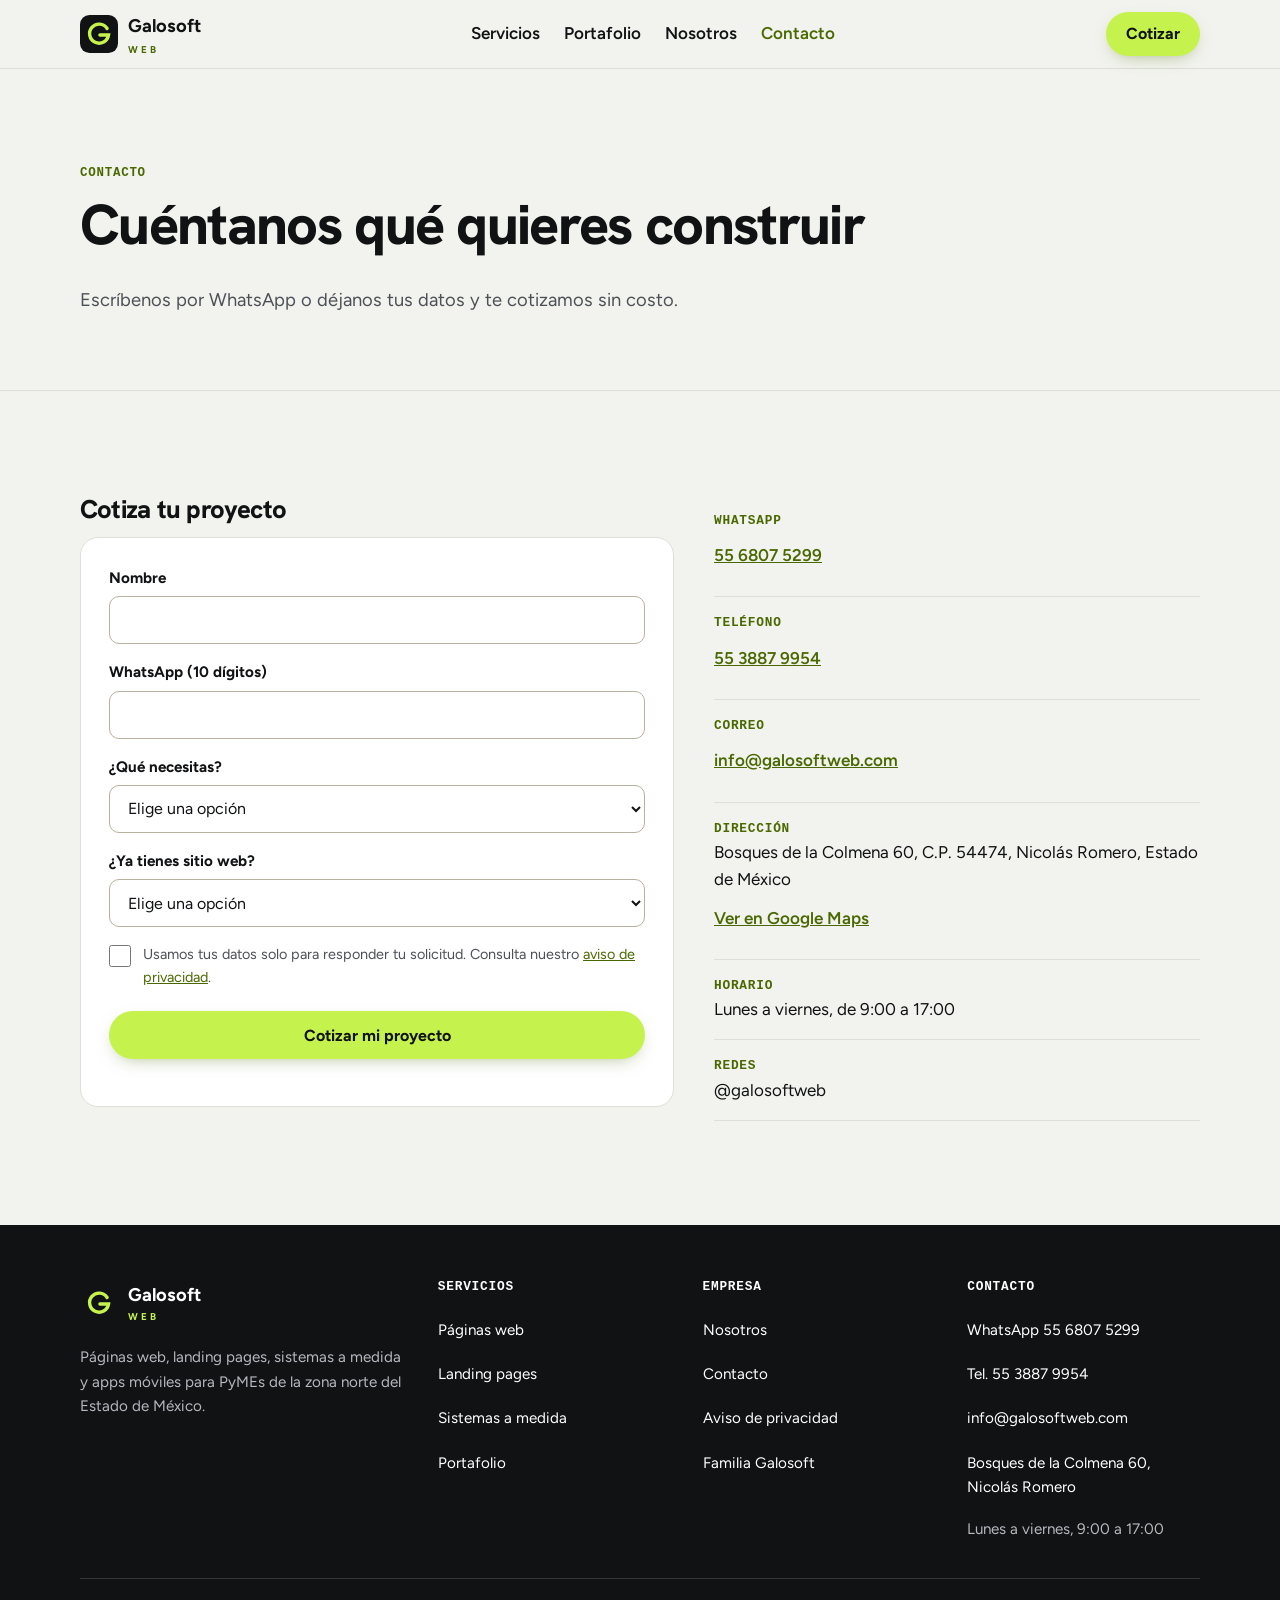
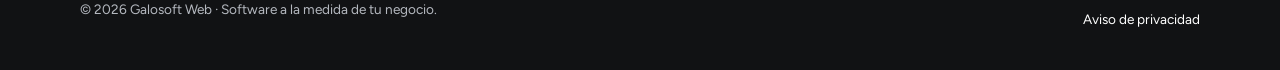
<file: contacto.html>
<!doctype html>
<html lang="es-MX">
<head>
<meta charset="utf-8">
<meta name="viewport" content="width=device-width,initial-scale=1">
<title>Contacto: cotiza tu página web | Galosoft Web</title>
<meta name="description" content="Cotiza tu página web, landing page o sistema sin costo. WhatsApp 55 6807 5299, de lunes a viernes de 9:00 a 17:00. Atendemos PyMEs de la zona norte del Edomex.">
<link rel="canonical" href="https://galosoftweb.com/contacto.html">
<meta property="og:type" content="website">
<meta property="og:locale" content="es_MX">
<meta property="og:site_name" content="Galosoft Web">
<meta property="og:title" content="Contacto: cotiza tu página web | Galosoft Web">
<meta property="og:description" content="Cotiza tu página web, landing page o sistema sin costo. WhatsApp 55 6807 5299, de lunes a viernes de 9:00 a 17:00. Atendemos PyMEs de la zona norte del Edomex.">
<meta property="og:url" content="https://galosoftweb.com/contacto.html">
<meta property="og:image" content="https://galosoftweb.com/assets/og-web.png">
<meta property="og:image:width" content="1200"><meta property="og:image:height" content="630">
<meta name="twitter:card" content="summary_large_image">
<meta name="theme-color" content="#111214">
<link rel="icon" href="assets/favicon.svg" type="image/svg+xml">
<link rel="apple-touch-icon" href="assets/apple-touch-icon.png">
<link rel="preconnect" href="https://fonts.googleapis.com">
<link rel="preconnect" href="https://fonts.gstatic.com" crossorigin>
<link rel="stylesheet" href="https://fonts.googleapis.com/css2?family=Hanken+Grotesk:wght@800&family=Figtree:wght@400;600;700&display=swap">
<link rel="stylesheet" href="assets/styles.css">
<script type="application/ld+json">{"@context": "https://schema.org", "@type": "ProfessionalService", "@id": "https://galosoftweb.com/#negocio", "name": "Galosoft Web", "description": "Desarrollo de páginas web, landing pages, sistemas a medida y apps móviles para PyMEs.", "sameAs": [], "knowsAbout": ["Desarrollo web", "SEO técnico", "Landing pages", "Aplicaciones móviles"], "url": "https://galosoftweb.com/", "image": "https://galosoftweb.com/assets/og-web.png", "logo": "https://galosoftweb.com/assets/apple-touch-icon.png", "telephone": "+52525568075299", "email": "info@galosoftweb.com", "address": {"@type": "PostalAddress", "streetAddress": "Bosques de la Colmena 60", "addressLocality": "Nicolás Romero", "addressRegion": "Estado de México", "postalCode": "54474", "addressCountry": "MX"}, "areaServed": [{"@type": "City", "name": "Nicolás Romero"}, {"@type": "City", "name": "Atizapán de Zaragoza"}, {"@type": "City", "name": "Naucalpan de Juárez"}, {"@type": "City", "name": "Tlalnepantla de Baz"}, {"@type": "City", "name": "Cuautitlán Izcalli"}], "openingHoursSpecification": [{"@type": "OpeningHoursSpecification", "dayOfWeek": ["Monday", "Tuesday", "Wednesday", "Thursday", "Friday"], "opens": "09:00", "closes": "17:00"}], "founder": {"@type": "Person", "name": "José Trinidad García López"}, "parentOrganization": {"@type": "Organization", "name": "Galosoft", "url": "https://galosoft.com"}, "contactPoint": [{"@type": "ContactPoint", "telephone": "+52525568075299", "contactType": "sales", "availableLanguage": "es"}, {"@type": "ContactPoint", "telephone": "+525538879954", "contactType": "customer service", "availableLanguage": "es"}]}</script>
</head>
<body>
<a class="skip" href="#main">Saltar al contenido</a>
<header class="hdr"><div class="wrap"><a class="brand" href="index.html" aria-label="Galosoft Web, inicio"><svg viewBox="0 0 40 40" aria-hidden="true"><rect width="40" height="40" rx="10" fill="#111214"/><path d="M28.5 14.2A10 10 0 1 0 30 21h-9" fill="none" stroke="#C6F24E" stroke-width="3.6" stroke-linecap="round"/></svg><span><b>Galosoft</b><small>WEB</small></span></a>
<nav class="nav" aria-label="Principal"><a href="servicios.html">Servicios</a><a href="portafolio.html">Portafolio</a><a href="nosotros.html">Nosotros</a><a href="contacto.html" aria-current=page>Contacto</a></nav>
<div class="hdr-cta"><a class="btn btn--primary" href="contacto.html#diagnostico">Cotizar</a>
<button class="menu-btn" type="button" aria-expanded="false" aria-controls="mnav" aria-label="Abrir menú"><svg viewBox="0 0 24 24" fill="none" stroke="currentColor" stroke-width="2" stroke-linecap="round" aria-hidden="true"><path d="M4 7h16M4 12h16M4 17h16"/></svg></button></div></div>
<nav class="mnav" id="mnav" aria-label="Menú móvil"><a href="index.html">Inicio</a><a href="servicios.html">Servicios</a><a href="portafolio.html">Portafolio</a><a href="nosotros.html">Nosotros</a><a href="contacto.html" aria-current=page>Contacto</a></nav></header>
<main id="main">
<section class="page-hero"><div class="wrap"><span class="kicker">Contacto</span>
<h1>Cuéntanos qué quieres construir</h1>
<p class="lead">Escríbenos por WhatsApp o déjanos tus datos y te cotizamos sin costo.</p></div></section>
<section class="sec" id="diagnostico"><div class="wrap split">
<div><h2 style="font-size:1.6rem">Cotiza tu proyecto</h2><form class="form lead" novalidate data-origen="contacto">
<label>Nombre<input name="nombre" autocomplete="name" required></label>
<label>WhatsApp (10 dígitos)<input name="telefono" type="tel" inputmode="tel" autocomplete="tel-national" pattern="[0-9 ]{10,14}" required></label>
<label>¿Qué necesitas?<select name="proyecto" required><option value="">Elige una opción</option><option value="pagina">Página web para mi negocio</option><option value="landing">Landing page para campañas</option><option value="sistema">Sistema a medida</option><option value="app">App móvil</option><option value="revision">Revisar o mejorar mi sitio actual</option><option value="otro">Otra cosa</option></select></label>
<label>¿Ya tienes sitio web?<select name="sitio_actual" required>
<option value="">Elige una opción</option><option value="no">No, sería el primero</option><option value="rehacer">Sí, pero quiero uno nuevo</option><option value="mejorar">Sí, solo necesito mejoras</option></select></label>
<div class="hp" aria-hidden="true"><label>Sitio web<input name="sitio_web" tabindex="-1" autocomplete="off"></label></div>
<label class="consent"><input type="checkbox" name="acepto" value="si" required><span>Usamos tus datos solo para responder tu solicitud. Consulta nuestro <a href="aviso-de-privacidad.html">aviso de privacidad</a>.</span></label>
<button class="btn btn--primary" type="submit">Cotizar mi proyecto</button>
<p class="lead-status" id="lead-status-contacto" role="status" aria-live="polite"></p>
</form></div>
<div><ul class="contact-list">
<li><b>WhatsApp</b><a href="https://wa.me/525568075299?text=Hola%2C%20vengo%20de%20la%20p%C3%A1gina%20de%20Galosoft%20Web%20y%20quiero%20cotizar%20mi%20proyecto.">55 6807 5299</a></li>
<li><b>Teléfono</b><a href="tel:+525538879954">55 3887 9954</a></li>
<li><b>Correo</b><a href="mailto:info@galosoftweb.com">info@galosoftweb.com</a></li>
<li><b>Dirección</b>Bosques de la Colmena 60, C.P. 54474, Nicolás Romero, Estado de México<br><a href="https://www.google.com/maps/search/?api=1&query=Bosques%20de%20la%20Colmena%2060%2C%20Nicol%C3%A1s%20Romero%2C%2054474%2C%20Estado%20de%20M%C3%A9xico" target="_blank" rel="noopener">Ver en Google Maps</a></li>
<li><b>Horario</b>Lunes a viernes, de 9:00 a 17:00</li>
<li><b>Redes</b>@galosoftweb</li>
</ul></div>
</div></section>
</main>
<footer class="ftr"><div class="wrap">
<div class="cols">
<div><a class="brand" href="index.html" aria-label="Galosoft Web, inicio"><svg viewBox="0 0 40 40" aria-hidden="true"><rect width="40" height="40" rx="10" fill="#111214"/><path d="M28.5 14.2A10 10 0 1 0 30 21h-9" fill="none" stroke="#C6F24E" stroke-width="3.6" stroke-linecap="round"/></svg><span><b>Galosoft</b><small>WEB</small></span></a><p style="margin-top:16px;max-width:34ch">Páginas web, landing pages, sistemas a medida y apps móviles para PyMEs de la zona norte del Estado de México.</p></div>
<div><h4>Servicios</h4><ul><li><a href="paginas-web.html">Páginas web</a></li><li><a href="landing-pages.html">Landing pages</a></li><li><a href="sistemas-a-medida.html">Sistemas a medida</a></li><li><a href="portafolio.html">Portafolio</a></li></ul></div>
<div><h4>Empresa</h4><ul><li><a href="nosotros.html">Nosotros</a></li><li><a href="contacto.html">Contacto</a></li><li><a href="aviso-de-privacidad.html">Aviso de privacidad</a></li><li><a href="https://galosoft.com">Familia Galosoft</a></li></ul></div>
<div><h4>Contacto</h4><ul><li><a href="https://wa.me/525568075299?text=Hola%2C%20vengo%20de%20la%20p%C3%A1gina%20de%20Galosoft%20Web%20y%20quiero%20informaci%C3%B3n.">WhatsApp 55 6807 5299</a></li><li><a href="tel:+525538879954">Tel. 55 3887 9954</a></li><li><a href="mailto:info@galosoftweb.com">info@galosoftweb.com</a></li><li><a href="https://www.google.com/maps/search/?api=1&query=Bosques%20de%20la%20Colmena%2060%2C%20Nicol%C3%A1s%20Romero%2C%2054474%2C%20Estado%20de%20M%C3%A9xico">Bosques de la Colmena 60, Nicolás Romero</a></li></ul><p style="margin:8px 0 0">Lunes a viernes, 9:00 a 17:00</p></div>
</div>
<div class="bottom"><span>© 2026 Galosoft Web · Software a la medida de tu negocio.</span><a href="aviso-de-privacidad.html">Aviso de privacidad</a></div>
</div></footer>
<a class="wa-float" href="https://wa.me/525568075299?text=Hola%2C%20vengo%20de%20la%20p%C3%A1gina%20de%20Galosoft%20Web%20y%20quiero%20informaci%C3%B3n." aria-label="Escribir por WhatsApp"><svg viewBox="0 0 24 24" fill="currentColor" aria-hidden="true"><path d="M12 2a10 10 0 0 0-8.6 15.1L2 22l5-1.3A10 10 0 1 0 12 2Zm0 18.2c-1.5 0-3-.4-4.3-1.2l-.3-.2-3 .8.8-2.9-.2-.3A8.2 8.2 0 1 1 12 20.2Zm4.5-6.1c-.2-.1-1.5-.7-1.7-.8-.2-.1-.4-.1-.6.1l-.8 1c-.1.2-.3.2-.5.1a6.7 6.7 0 0 1-3.3-2.9c-.3-.4.2-.4.7-1.3.1-.2 0-.3 0-.4l-.8-1.8c-.2-.5-.4-.4-.6-.4h-.5a1 1 0 0 0-.7.3 3 3 0 0 0-.9 2.2 5.2 5.2 0 0 0 1.1 2.7 11.8 11.8 0 0 0 4.5 4c1.7.7 2.3.8 3.2.6a2.7 2.7 0 0 0 1.8-1.3c.2-.4.2-.8.1-.9l-.5-.3Z"/></svg></a>
<script src="assets/main.js" defer></script>
</body>
</html>
</file>
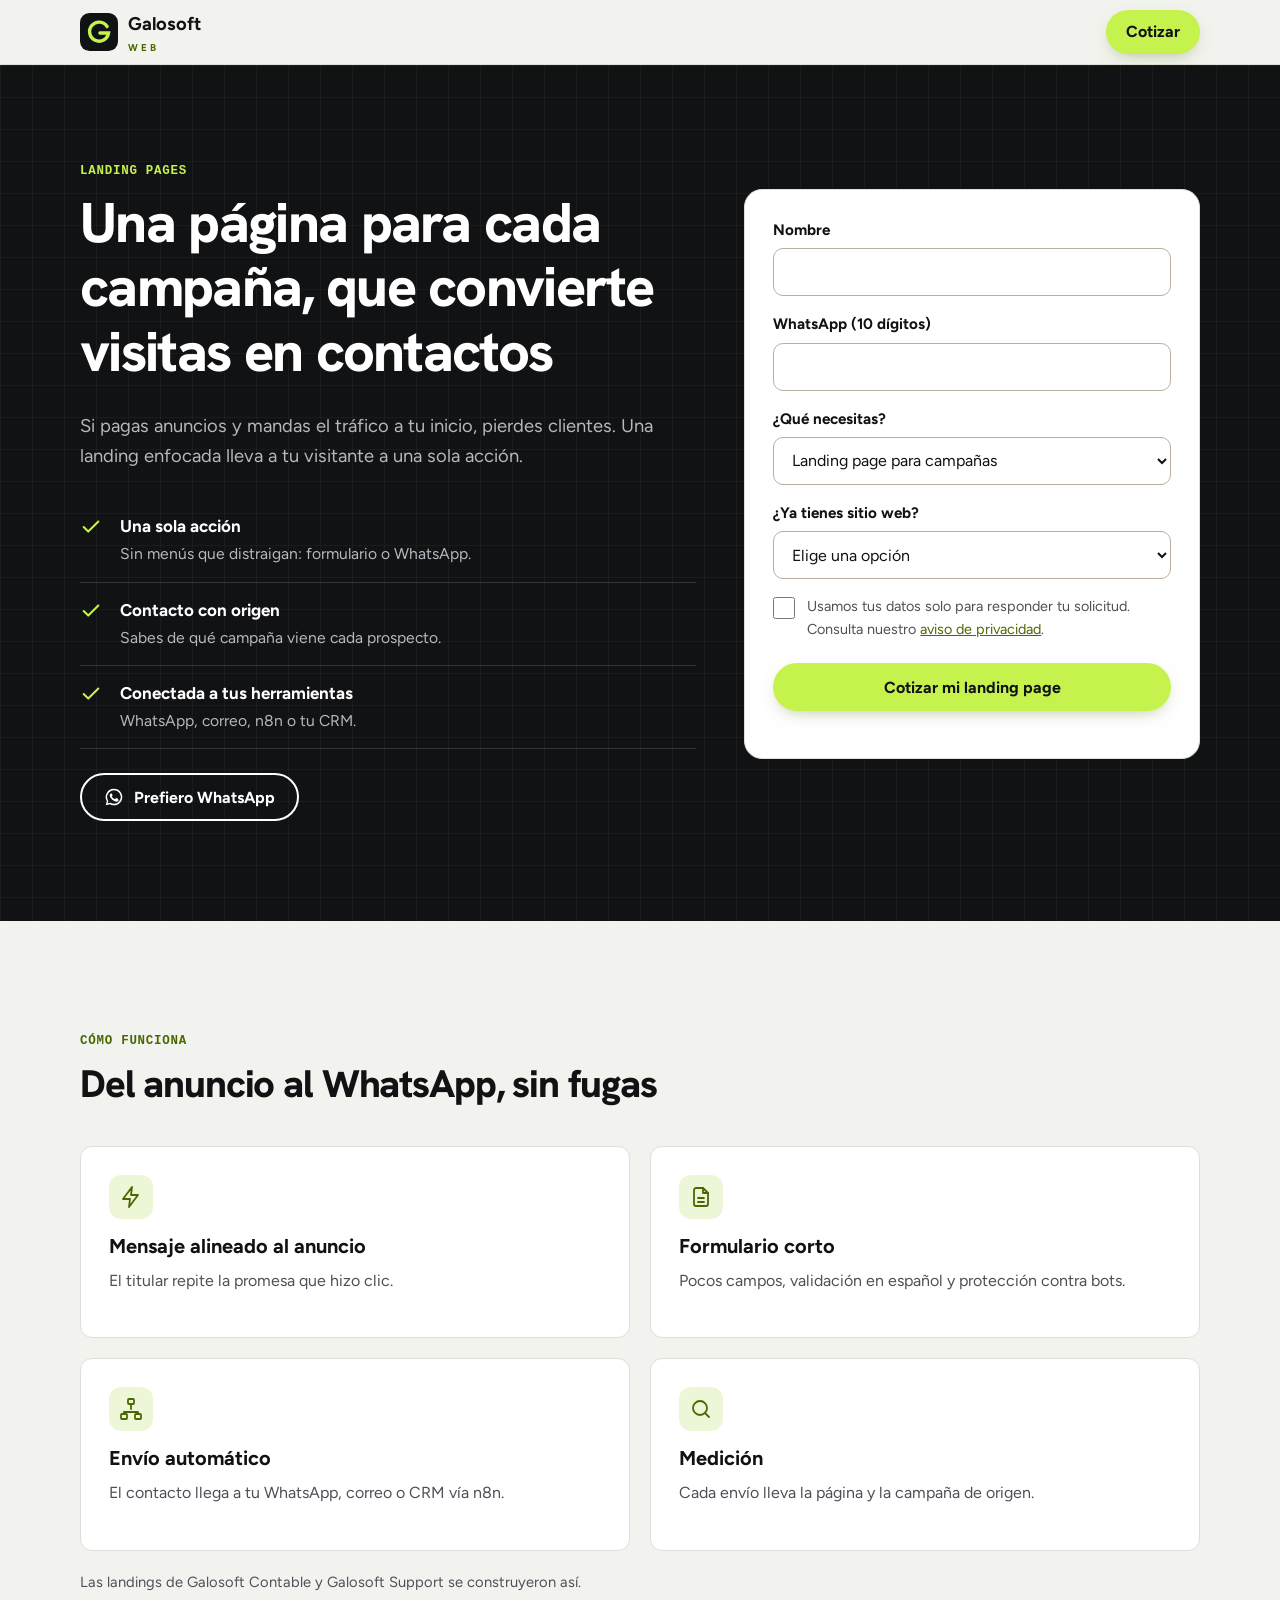
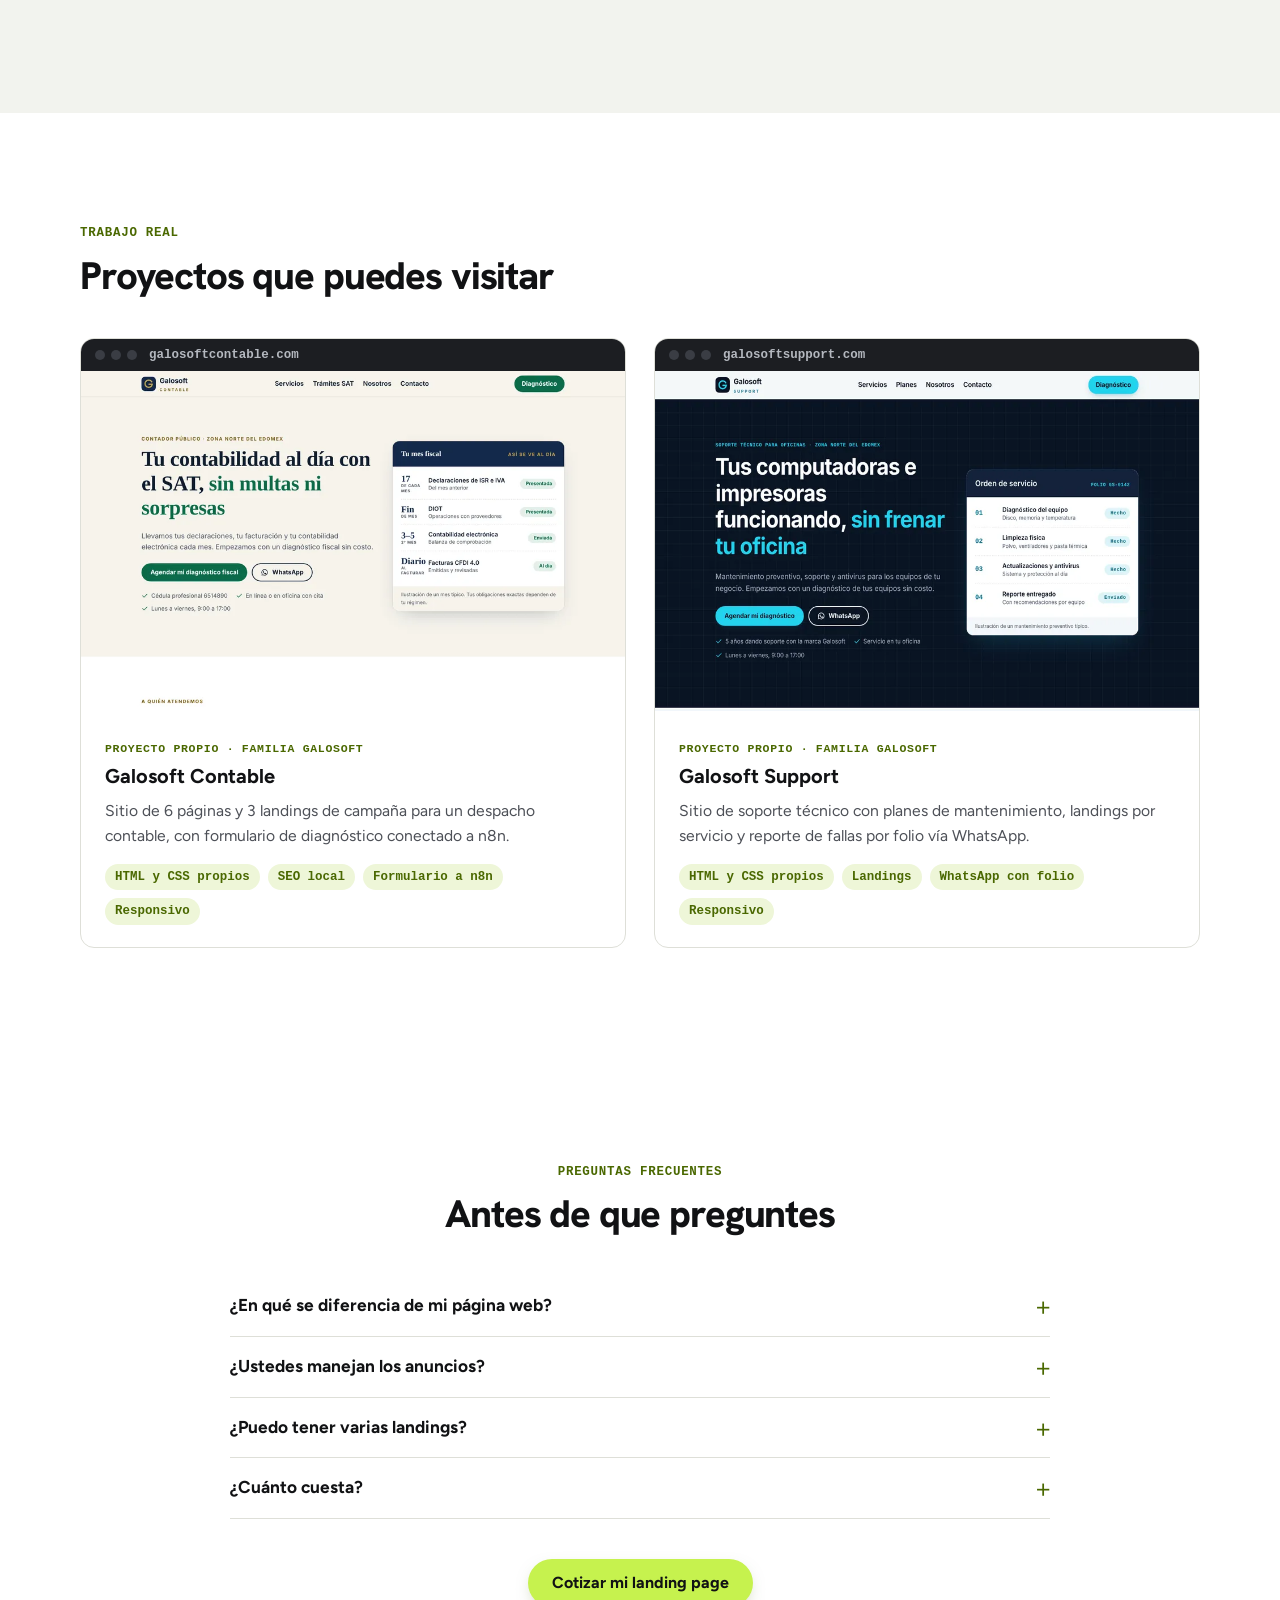
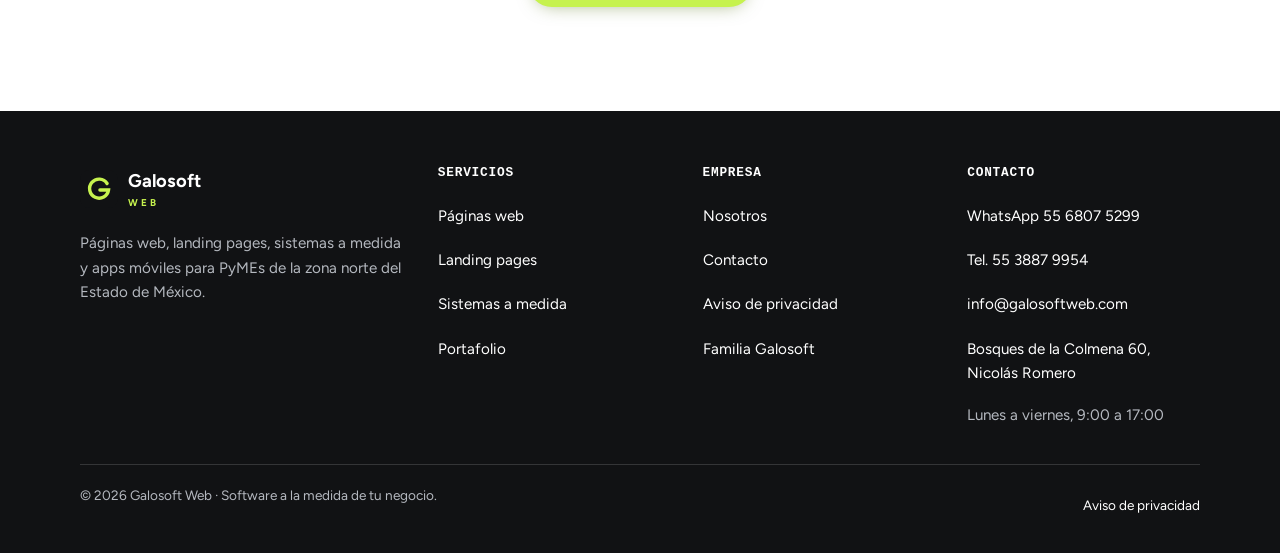
<file: landing-pages.html>
<!doctype html>
<html lang="es-MX">
<head>
<meta charset="utf-8">
<meta name="viewport" content="width=device-width,initial-scale=1">
<title>Landing pages para anuncios y campañas | Galosoft Web</title>
<meta name="description" content="Landing pages enfocadas en una sola acción para tus anuncios de Google o Meta, con formulario conectado a WhatsApp o CRM y origen de cada contacto medido.">
<link rel="canonical" href="https://galosoftweb.com/landing-pages.html">
<meta property="og:type" content="website">
<meta property="og:locale" content="es_MX">
<meta property="og:site_name" content="Galosoft Web">
<meta property="og:title" content="Landing pages para anuncios y campañas | Galosoft Web">
<meta property="og:description" content="Landing pages enfocadas en una sola acción para tus anuncios de Google o Meta, con formulario conectado a WhatsApp o CRM y origen de cada contacto medido.">
<meta property="og:url" content="https://galosoftweb.com/landing-pages.html">
<meta property="og:image" content="https://galosoftweb.com/assets/og-web.png">
<meta property="og:image:width" content="1200"><meta property="og:image:height" content="630">
<meta name="twitter:card" content="summary_large_image">
<meta name="theme-color" content="#111214">
<link rel="icon" href="assets/favicon.svg" type="image/svg+xml">
<link rel="apple-touch-icon" href="assets/apple-touch-icon.png">
<link rel="preconnect" href="https://fonts.googleapis.com">
<link rel="preconnect" href="https://fonts.gstatic.com" crossorigin>
<link rel="stylesheet" href="https://fonts.googleapis.com/css2?family=Hanken+Grotesk:wght@800&family=Figtree:wght@400;600;700&display=swap">
<link rel="stylesheet" href="assets/styles.css">
</head>
<body>
<a class="skip" href="#main">Saltar al contenido</a>
<header class="hdr hdr--min"><div class="wrap"><a class="brand" href="index.html" aria-label="Galosoft Web, inicio"><svg viewBox="0 0 40 40" aria-hidden="true"><rect width="40" height="40" rx="10" fill="#111214"/><path d="M28.5 14.2A10 10 0 1 0 30 21h-9" fill="none" stroke="#C6F24E" stroke-width="3.6" stroke-linecap="round"/></svg><span><b>Galosoft</b><small>WEB</small></span></a><div class="hdr-cta"><a class="btn btn--primary" href="#diagnostico">Cotizar</a></div></div></header>
<main id="main">
<section class="hero sec--navy grid-bg" id="diagnostico"><div class="wrap grid">
<div><span class="kicker">Landing pages</span><h1>Una página para cada campaña, que convierte visitas en contactos</h1><p class="lead">Si pagas anuncios y mandas el tráfico a tu inicio, pierdes clientes. Una landing enfocada lleva a tu visitante a una sola acción.</p>
<ul class="checks" style="margin-bottom:24px"><li><svg viewBox="0 0 24 24" fill="none" stroke="currentColor" stroke-width="2.2" stroke-linecap="round" stroke-linejoin="round" aria-hidden="true"><path d="M20 6 9 17l-5-5"/></svg><div><b>Una sola acción</b><span>Sin menús que distraigan: formulario o WhatsApp.</span></div></li><li><svg viewBox="0 0 24 24" fill="none" stroke="currentColor" stroke-width="2.2" stroke-linecap="round" stroke-linejoin="round" aria-hidden="true"><path d="M20 6 9 17l-5-5"/></svg><div><b>Contacto con origen</b><span>Sabes de qué campaña viene cada prospecto.</span></div></li><li><svg viewBox="0 0 24 24" fill="none" stroke="currentColor" stroke-width="2.2" stroke-linecap="round" stroke-linejoin="round" aria-hidden="true"><path d="M20 6 9 17l-5-5"/></svg><div><b>Conectada a tus herramientas</b><span>WhatsApp, correo, n8n o tu CRM.</span></div></li></ul>
<a class="btn btn--ghost" href="https://wa.me/525568075299?text=Hola%2C%20vengo%20de%20la%20p%C3%A1gina%20de%20Galosoft%20Web%20y%20quiero%20cotizar%20una%20landing%20page."><svg viewBox="0 0 24 24" fill="currentColor" aria-hidden="true"><path d="M12 2a10 10 0 0 0-8.6 15.1L2 22l5-1.3A10 10 0 1 0 12 2Zm0 18.2c-1.5 0-3-.4-4.3-1.2l-.3-.2-3 .8.8-2.9-.2-.3A8.2 8.2 0 1 1 12 20.2Zm4.5-6.1c-.2-.1-1.5-.7-1.7-.8-.2-.1-.4-.1-.6.1l-.8 1c-.1.2-.3.2-.5.1a6.7 6.7 0 0 1-3.3-2.9c-.3-.4.2-.4.7-1.3.1-.2 0-.3 0-.4l-.8-1.8c-.2-.5-.4-.4-.6-.4h-.5a1 1 0 0 0-.7.3 3 3 0 0 0-.9 2.2 5.2 5.2 0 0 0 1.1 2.7 11.8 11.8 0 0 0 4.5 4c1.7.7 2.3.8 3.2.6a2.7 2.7 0 0 0 1.8-1.3c.2-.4.2-.8.1-.9l-.5-.3Z"/></svg>Prefiero WhatsApp</a></div>
<div><form class="form lead" novalidate data-origen="landing-landings">
<label>Nombre<input name="nombre" autocomplete="name" required></label>
<label>WhatsApp (10 dígitos)<input name="telefono" type="tel" inputmode="tel" autocomplete="tel-national" pattern="[0-9 ]{10,14}" required></label>
<label>¿Qué necesitas?<select name="proyecto" required><option value="">Elige una opción</option><option value="pagina">Página web para mi negocio</option><option value="landing" selected>Landing page para campañas</option><option value="sistema">Sistema a medida</option><option value="app">App móvil</option><option value="revision">Revisar o mejorar mi sitio actual</option><option value="otro">Otra cosa</option></select></label>
<label>¿Ya tienes sitio web?<select name="sitio_actual" required>
<option value="">Elige una opción</option><option value="no">No, sería el primero</option><option value="rehacer">Sí, pero quiero uno nuevo</option><option value="mejorar">Sí, solo necesito mejoras</option></select></label>
<div class="hp" aria-hidden="true"><label>Sitio web<input name="sitio_web" tabindex="-1" autocomplete="off"></label></div>
<label class="consent"><input type="checkbox" name="acepto" value="si" required><span>Usamos tus datos solo para responder tu solicitud. Consulta nuestro <a href="aviso-de-privacidad.html">aviso de privacidad</a>.</span></label>
<button class="btn btn--primary" type="submit">Cotizar mi landing page</button>
<p class="lead-status" id="lead-status-landing-landings" role="status" aria-live="polite"></p>
</form></div></div></section>
<section class="sec"><div class="wrap">
<span class="kicker">Cómo funciona</span><h2>Del anuncio al WhatsApp, sin fugas</h2>
<div class="cards">
<article class="card"><div class="ico"><svg viewBox="0 0 24 24" fill="none" stroke="currentColor" stroke-width="1.8" stroke-linecap="round" stroke-linejoin="round" aria-hidden="true"><path d="M13 2 4 14h7l-1 8 9-12h-7z"/></svg></div><h3>Mensaje alineado al anuncio</h3><p>El titular repite la promesa que hizo clic.</p></article>
<article class="card"><div class="ico"><svg viewBox="0 0 24 24" fill="none" stroke="currentColor" stroke-width="1.8" stroke-linecap="round" stroke-linejoin="round" aria-hidden="true"><path d="M14 3H7a2 2 0 0 0-2 2v14a2 2 0 0 0 2 2h10a2 2 0 0 0 2-2V8z"/><path d="M14 3v5h5M9 13h6M9 17h6"/></svg></div><h3>Formulario corto</h3><p>Pocos campos, validación en español y protección contra bots.</p></article>
<article class="card"><div class="ico"><svg viewBox="0 0 24 24" fill="none" stroke="currentColor" stroke-width="1.8" stroke-linecap="round" stroke-linejoin="round" aria-hidden="true"><rect x="9" y="2" width="6" height="5" rx="1"/><rect x="2" y="17" width="6" height="5" rx="1"/><rect x="16" y="17" width="6" height="5" rx="1"/><path d="M12 7v5M5 17v-2h14v2"/></svg></div><h3>Envío automático</h3><p>El contacto llega a tu WhatsApp, correo o CRM vía n8n.</p></article>
<article class="card"><div class="ico"><svg viewBox="0 0 24 24" fill="none" stroke="currentColor" stroke-width="1.8" stroke-linecap="round" stroke-linejoin="round" aria-hidden="true"><circle cx="11" cy="11" r="7"/><path d="m20 20-4-4"/></svg></div><h3>Medición</h3><p>Cada envío lleva la página y la campaña de origen.</p></article>
</div>
<p class="note" style="margin-top:20px">Las landings de Galosoft Contable y Galosoft Support se construyeron así.</p>
</div></section><section class="sec sec--white"><div class="wrap"><span class="kicker">Trabajo real</span><h2>Proyectos que puedes visitar</h2><div class="work"><article class="shot"><div class="bar"><span class="dots"><i></i><i></i><i></i></span>galosoftcontable.com</div>
<img src="assets/img/proyecto-contable.webp" width="960" height="600" loading="lazy" alt="Captura de la página de inicio de Galosoft Contable">
<div class="body"><span class="tag">Proyecto propio · Familia Galosoft</span><h3>Galosoft Contable</h3><p>Sitio de 6 páginas y 3 landings de campaña para un despacho contable, con formulario de diagnóstico conectado a n8n.</p><ul class="chips"><li>HTML y CSS propios</li><li>SEO local</li><li>Formulario a n8n</li><li>Responsivo</li></ul></div></article><article class="shot"><div class="bar"><span class="dots"><i></i><i></i><i></i></span>galosoftsupport.com</div>
<img src="assets/img/proyecto-support.webp" width="960" height="600" loading="lazy" alt="Captura de la página de inicio de Galosoft Support">
<div class="body"><span class="tag">Proyecto propio · Familia Galosoft</span><h3>Galosoft Support</h3><p>Sitio de soporte técnico con planes de mantenimiento, landings por servicio y reporte de fallas por folio vía WhatsApp.</p><ul class="chips"><li>HTML y CSS propios</li><li>Landings</li><li>WhatsApp con folio</li><li>Responsivo</li></ul></div></article></div></div></section>
<section class="sec sec--white"><div class="wrap"><div class="center"><span class="kicker">Preguntas frecuentes</span><h2>Antes de que preguntes</h2></div><div class="faq"><details><summary>¿En qué se diferencia de mi página web?</summary><p>Tu sitio presenta todo tu negocio; la landing se enfoca en una sola oferta y una sola acción, por eso convierte mejor el tráfico de anuncios.</p></details><details><summary>¿Ustedes manejan los anuncios?</summary><p>No. Nosotros construimos la landing. La gestión de anuncios la hace Galosoft Marketing.</p></details><details><summary>¿Puedo tener varias landings?</summary><p>Sí. Lo recomendable es una por campaña o servicio.</p></details><details><summary>¿Cuánto cuesta?</summary><p>Te cotizamos por escrito, sin costo, según las integraciones que necesites.</p></details></div>
<div class="center" style="margin-top:40px"><a class="btn btn--primary" href="#diagnostico">Cotizar mi landing page</a></div></div></section>
</main>
<footer class="ftr"><div class="wrap">
<div class="cols">
<div><a class="brand" href="index.html" aria-label="Galosoft Web, inicio"><svg viewBox="0 0 40 40" aria-hidden="true"><rect width="40" height="40" rx="10" fill="#111214"/><path d="M28.5 14.2A10 10 0 1 0 30 21h-9" fill="none" stroke="#C6F24E" stroke-width="3.6" stroke-linecap="round"/></svg><span><b>Galosoft</b><small>WEB</small></span></a><p style="margin-top:16px;max-width:34ch">Páginas web, landing pages, sistemas a medida y apps móviles para PyMEs de la zona norte del Estado de México.</p></div>
<div><h4>Servicios</h4><ul><li><a href="paginas-web.html">Páginas web</a></li><li><a href="landing-pages.html">Landing pages</a></li><li><a href="sistemas-a-medida.html">Sistemas a medida</a></li><li><a href="portafolio.html">Portafolio</a></li></ul></div>
<div><h4>Empresa</h4><ul><li><a href="nosotros.html">Nosotros</a></li><li><a href="contacto.html">Contacto</a></li><li><a href="aviso-de-privacidad.html">Aviso de privacidad</a></li><li><a href="https://galosoft.com">Familia Galosoft</a></li></ul></div>
<div><h4>Contacto</h4><ul><li><a href="https://wa.me/525568075299?text=Hola%2C%20vengo%20de%20la%20p%C3%A1gina%20de%20Galosoft%20Web%20y%20quiero%20cotizar%20una%20landing%20page.">WhatsApp 55 6807 5299</a></li><li><a href="tel:+525538879954">Tel. 55 3887 9954</a></li><li><a href="mailto:info@galosoftweb.com">info@galosoftweb.com</a></li><li><a href="https://www.google.com/maps/search/?api=1&query=Bosques%20de%20la%20Colmena%2060%2C%20Nicol%C3%A1s%20Romero%2C%2054474%2C%20Estado%20de%20M%C3%A9xico">Bosques de la Colmena 60, Nicolás Romero</a></li></ul><p style="margin:8px 0 0">Lunes a viernes, 9:00 a 17:00</p></div>
</div>
<div class="bottom"><span>© 2026 Galosoft Web · Software a la medida de tu negocio.</span><a href="aviso-de-privacidad.html">Aviso de privacidad</a></div>
</div></footer>
<a class="wa-float" href="https://wa.me/525568075299?text=Hola%2C%20vengo%20de%20la%20p%C3%A1gina%20de%20Galosoft%20Web%20y%20quiero%20cotizar%20una%20landing%20page." aria-label="Escribir por WhatsApp"><svg viewBox="0 0 24 24" fill="currentColor" aria-hidden="true"><path d="M12 2a10 10 0 0 0-8.6 15.1L2 22l5-1.3A10 10 0 1 0 12 2Zm0 18.2c-1.5 0-3-.4-4.3-1.2l-.3-.2-3 .8.8-2.9-.2-.3A8.2 8.2 0 1 1 12 20.2Zm4.5-6.1c-.2-.1-1.5-.7-1.7-.8-.2-.1-.4-.1-.6.1l-.8 1c-.1.2-.3.2-.5.1a6.7 6.7 0 0 1-3.3-2.9c-.3-.4.2-.4.7-1.3.1-.2 0-.3 0-.4l-.8-1.8c-.2-.5-.4-.4-.6-.4h-.5a1 1 0 0 0-.7.3 3 3 0 0 0-.9 2.2 5.2 5.2 0 0 0 1.1 2.7 11.8 11.8 0 0 0 4.5 4c1.7.7 2.3.8 3.2.6a2.7 2.7 0 0 0 1.8-1.3c.2-.4.2-.8.1-.9l-.5-.3Z"/></svg></a>
<script src="assets/main.js" defer></script>
</body>
</html>
</file>
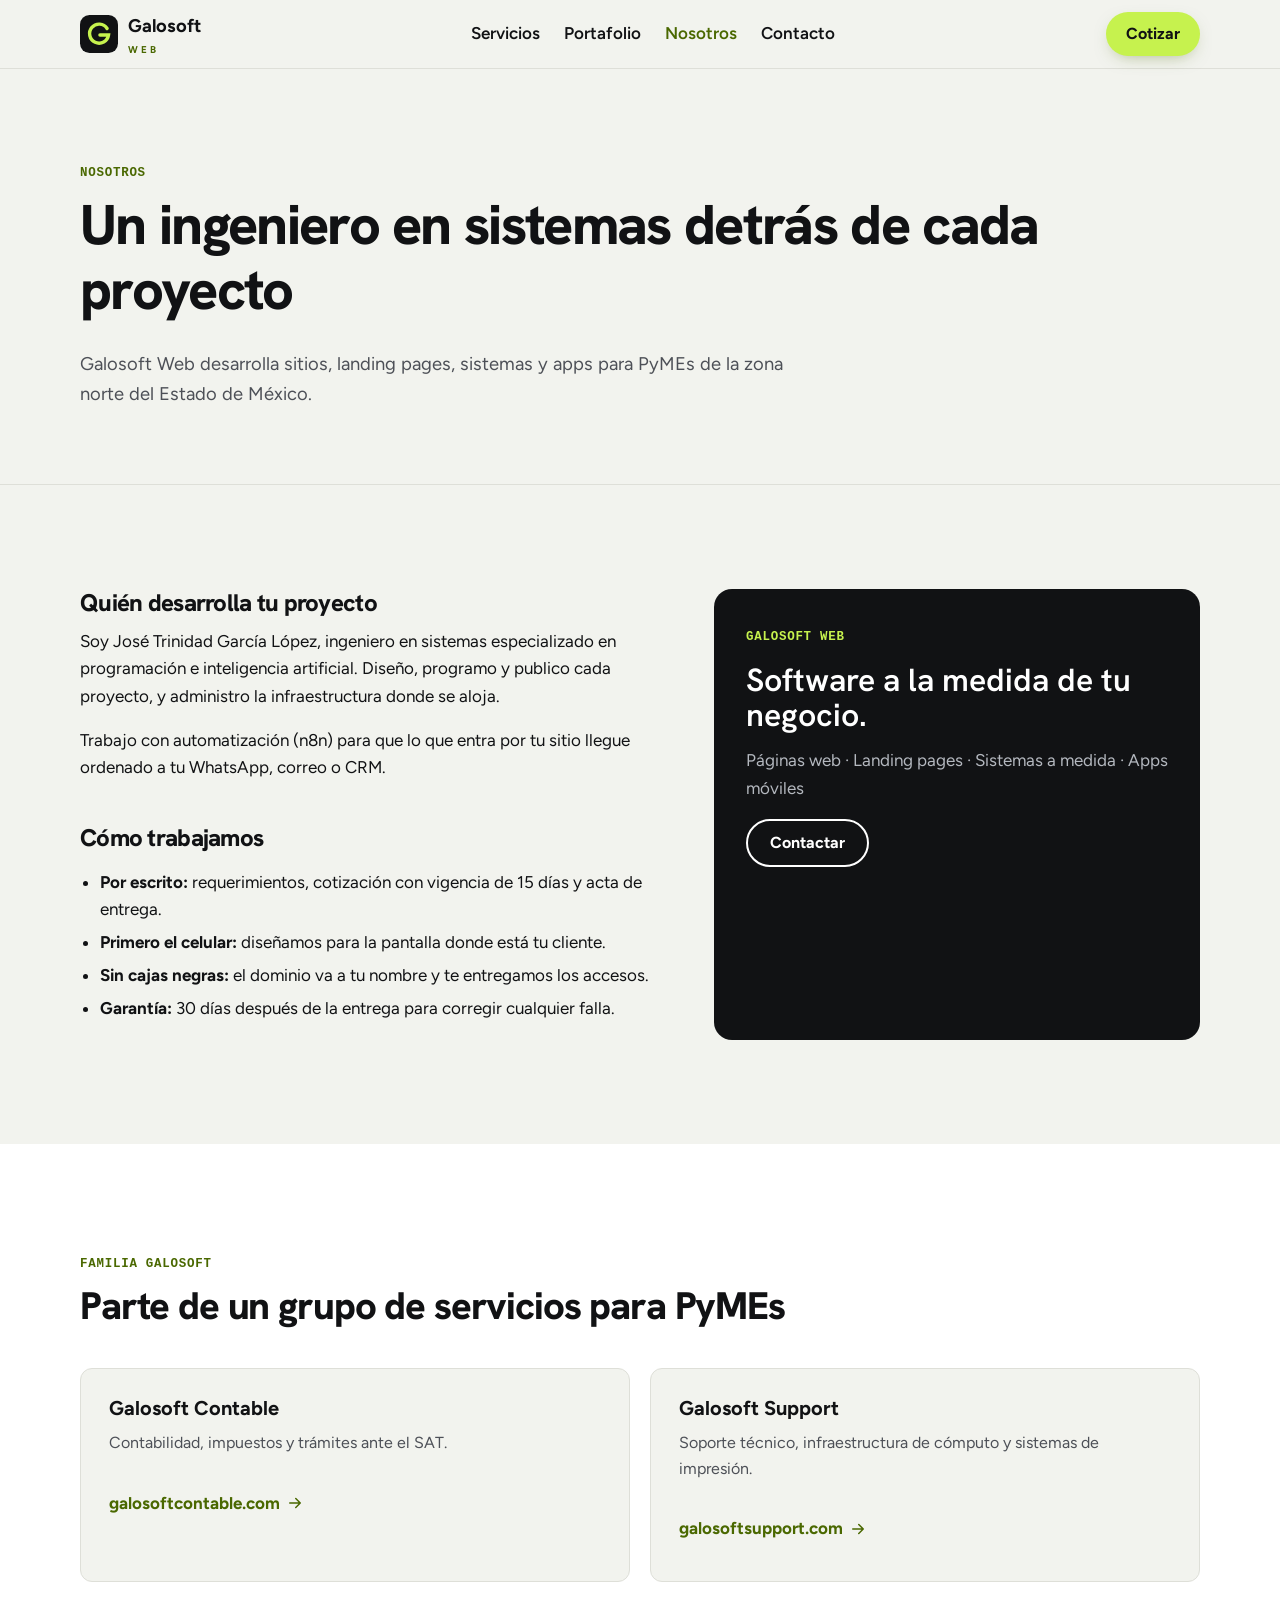
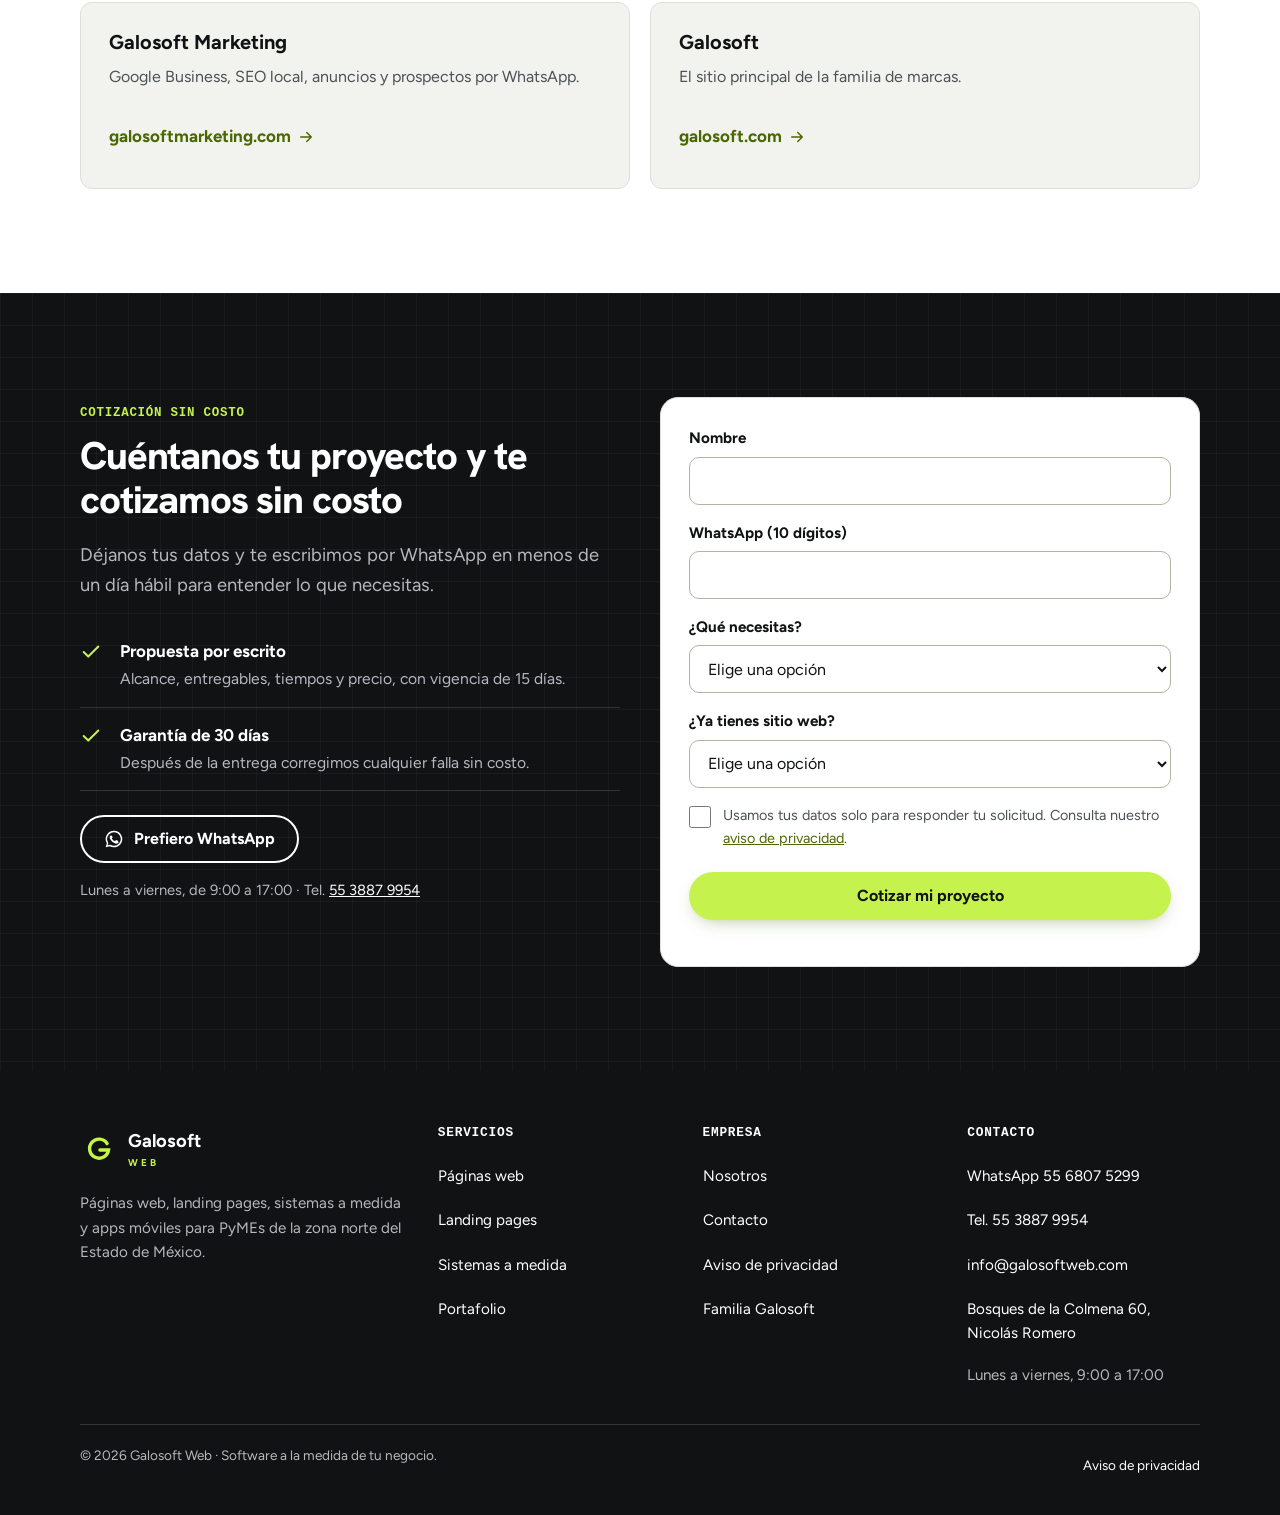
<file: nosotros.html>
<!doctype html>
<html lang="es-MX">
<head>
<meta charset="utf-8">
<meta name="viewport" content="width=device-width,initial-scale=1">
<title>Nosotros: desarrollo web con ingeniero al frente | Galosoft Web</title>
<meta name="description" content="Galosoft Web: el Ing. José Trinidad García López diseña, programa y publica sitios, landing pages, sistemas y apps para PyMEs de la zona norte del Edomex.">
<link rel="canonical" href="https://galosoftweb.com/nosotros.html">
<meta property="og:type" content="website">
<meta property="og:locale" content="es_MX">
<meta property="og:site_name" content="Galosoft Web">
<meta property="og:title" content="Nosotros: desarrollo web con ingeniero al frente | Galosoft Web">
<meta property="og:description" content="Galosoft Web: el Ing. José Trinidad García López diseña, programa y publica sitios, landing pages, sistemas y apps para PyMEs de la zona norte del Edomex.">
<meta property="og:url" content="https://galosoftweb.com/nosotros.html">
<meta property="og:image" content="https://galosoftweb.com/assets/og-web.png">
<meta property="og:image:width" content="1200"><meta property="og:image:height" content="630">
<meta name="twitter:card" content="summary_large_image">
<meta name="theme-color" content="#111214">
<link rel="icon" href="assets/favicon.svg" type="image/svg+xml">
<link rel="apple-touch-icon" href="assets/apple-touch-icon.png">
<link rel="preconnect" href="https://fonts.googleapis.com">
<link rel="preconnect" href="https://fonts.gstatic.com" crossorigin>
<link rel="stylesheet" href="https://fonts.googleapis.com/css2?family=Hanken+Grotesk:wght@800&family=Figtree:wght@400;600;700&display=swap">
<link rel="stylesheet" href="assets/styles.css">
</head>
<body>
<a class="skip" href="#main">Saltar al contenido</a>
<header class="hdr"><div class="wrap"><a class="brand" href="index.html" aria-label="Galosoft Web, inicio"><svg viewBox="0 0 40 40" aria-hidden="true"><rect width="40" height="40" rx="10" fill="#111214"/><path d="M28.5 14.2A10 10 0 1 0 30 21h-9" fill="none" stroke="#C6F24E" stroke-width="3.6" stroke-linecap="round"/></svg><span><b>Galosoft</b><small>WEB</small></span></a>
<nav class="nav" aria-label="Principal"><a href="servicios.html">Servicios</a><a href="portafolio.html">Portafolio</a><a href="nosotros.html" aria-current=page>Nosotros</a><a href="contacto.html">Contacto</a></nav>
<div class="hdr-cta"><a class="btn btn--primary" href="contacto.html#diagnostico">Cotizar</a>
<button class="menu-btn" type="button" aria-expanded="false" aria-controls="mnav" aria-label="Abrir menú"><svg viewBox="0 0 24 24" fill="none" stroke="currentColor" stroke-width="2" stroke-linecap="round" aria-hidden="true"><path d="M4 7h16M4 12h16M4 17h16"/></svg></button></div></div>
<nav class="mnav" id="mnav" aria-label="Menú móvil"><a href="index.html">Inicio</a><a href="servicios.html">Servicios</a><a href="portafolio.html">Portafolio</a><a href="nosotros.html" aria-current=page>Nosotros</a><a href="contacto.html">Contacto</a></nav></header>
<main id="main">
<section class="page-hero"><div class="wrap"><span class="kicker">Nosotros</span>
<h1>Un ingeniero en sistemas detrás de cada proyecto</h1>
<p class="lead">Galosoft Web desarrolla sitios, landing pages, sistemas y apps para PyMEs de la zona norte del Estado de México.</p></div></section>
<section class="sec"><div class="wrap split">
<div class="prose">
<h2 style="margin-top:0">Quién desarrolla tu proyecto</h2>
<p>Soy José Trinidad García López, ingeniero en sistemas especializado en programación e inteligencia artificial. Diseño, programo y publico cada proyecto, y administro la infraestructura donde se aloja.</p>
<p>Trabajo con automatización (n8n) para que lo que entra por tu sitio llegue ordenado a tu WhatsApp, correo o CRM.</p>
<h2>Cómo trabajamos</h2>
<ul><li><b>Por escrito:</b> requerimientos, cotización con vigencia de 15 días y acta de entrega.</li><li><b>Primero el celular:</b> diseñamos para la pantalla donde está tu cliente.</li><li><b>Sin cajas negras:</b> el dominio va a tu nombre y te entregamos los accesos.</li><li><b>Garantía:</b> 30 días después de la entrega para corregir cualquier falla.</li></ul>
</div>
<div class="cred"><span class="kicker">Galosoft Web</span>
<p class="num">Software a la medida de tu negocio.</p>
<p>Páginas web · Landing pages · Sistemas a medida · Apps móviles</p>
<a class="btn btn--ghost" style="color:#fff;border-color:#fff" href="contacto.html">Contactar</a></div>
</div></section>
<section class="sec sec--white"><div class="wrap">
<span class="kicker">Familia Galosoft</span><h2>Parte de un grupo de servicios para PyMEs</h2>
<div class="cards">
<article class="card"><h3>Galosoft Contable</h3><p>Contabilidad, impuestos y trámites ante el SAT.</p><a class="more" href="https://www.galosoftcontable.com">galosoftcontable.com <svg viewBox="0 0 24 24" fill="none" stroke="currentColor" stroke-width="2" stroke-linecap="round" stroke-linejoin="round" aria-hidden="true" width="18" height="18"><path d="M5 12h14M13 6l6 6-6 6"/></svg></a></article>
<article class="card"><h3>Galosoft Support</h3><p>Soporte técnico, infraestructura de cómputo y sistemas de impresión.</p><a class="more" href="https://galosoftsupport.com">galosoftsupport.com <svg viewBox="0 0 24 24" fill="none" stroke="currentColor" stroke-width="2" stroke-linecap="round" stroke-linejoin="round" aria-hidden="true" width="18" height="18"><path d="M5 12h14M13 6l6 6-6 6"/></svg></a></article>
<article class="card"><h3>Galosoft Marketing</h3><p>Google Business, SEO local, anuncios y prospectos por WhatsApp.</p><a class="more" href="https://galosoftmarketing.com">galosoftmarketing.com <svg viewBox="0 0 24 24" fill="none" stroke="currentColor" stroke-width="2" stroke-linecap="round" stroke-linejoin="round" aria-hidden="true" width="18" height="18"><path d="M5 12h14M13 6l6 6-6 6"/></svg></a></article>
<article class="card"><h3>Galosoft</h3><p>El sitio principal de la familia de marcas.</p><a class="more" href="https://galosoft.com">galosoft.com <svg viewBox="0 0 24 24" fill="none" stroke="currentColor" stroke-width="2" stroke-linecap="round" stroke-linejoin="round" aria-hidden="true" width="18" height="18"><path d="M5 12h14M13 6l6 6-6 6"/></svg></a></article>
</div></div></section>
<section class="sec sec--navy grid-bg" id="diagnostico"><div class="wrap cta-box">
<div><span class="kicker">Cotización sin costo</span><h2>Cuéntanos tu proyecto y te cotizamos sin costo</h2>
<p class="lead">Déjanos tus datos y te escribimos por WhatsApp en menos de un día hábil para entender lo que necesitas.</p>
<ul class="checks" style="margin:24px 0">
<li><svg viewBox="0 0 24 24" fill="none" stroke="currentColor" stroke-width="2.2" stroke-linecap="round" stroke-linejoin="round" aria-hidden="true"><path d="M20 6 9 17l-5-5"/></svg><div><b>Propuesta por escrito</b><span>Alcance, entregables, tiempos y precio, con vigencia de 15 días.</span></div></li>
<li><svg viewBox="0 0 24 24" fill="none" stroke="currentColor" stroke-width="2.2" stroke-linecap="round" stroke-linejoin="round" aria-hidden="true"><path d="M20 6 9 17l-5-5"/></svg><div><b>Garantía de 30 días</b><span>Después de la entrega corregimos cualquier falla sin costo.</span></div></li>
</ul>
<div class="actions"><a class="btn btn--ghost" href="https://wa.me/525568075299?text=Hola%2C%20vengo%20de%20la%20p%C3%A1gina%20de%20Galosoft%20Web%20y%20quiero%20cotizar%20mi%20proyecto."><svg viewBox="0 0 24 24" fill="currentColor" aria-hidden="true"><path d="M12 2a10 10 0 0 0-8.6 15.1L2 22l5-1.3A10 10 0 1 0 12 2Zm0 18.2c-1.5 0-3-.4-4.3-1.2l-.3-.2-3 .8.8-2.9-.2-.3A8.2 8.2 0 1 1 12 20.2Zm4.5-6.1c-.2-.1-1.5-.7-1.7-.8-.2-.1-.4-.1-.6.1l-.8 1c-.1.2-.3.2-.5.1a6.7 6.7 0 0 1-3.3-2.9c-.3-.4.2-.4.7-1.3.1-.2 0-.3 0-.4l-.8-1.8c-.2-.5-.4-.4-.6-.4h-.5a1 1 0 0 0-.7.3 3 3 0 0 0-.9 2.2 5.2 5.2 0 0 0 1.1 2.7 11.8 11.8 0 0 0 4.5 4c1.7.7 2.3.8 3.2.6a2.7 2.7 0 0 0 1.8-1.3c.2-.4.2-.8.1-.9l-.5-.3Z"/></svg>Prefiero WhatsApp</a></div>
<p class="note" style="color:var(--on-navy-muted);margin-top:16px">Lunes a viernes, de 9:00 a 17:00 · Tel. <a href="tel:+525538879954" style="color:#fff">55 3887 9954</a></p></div>
<form class="form lead" novalidate data-origen="nosotros">
<label>Nombre<input name="nombre" autocomplete="name" required></label>
<label>WhatsApp (10 dígitos)<input name="telefono" type="tel" inputmode="tel" autocomplete="tel-national" pattern="[0-9 ]{10,14}" required></label>
<label>¿Qué necesitas?<select name="proyecto" required><option value="">Elige una opción</option><option value="pagina">Página web para mi negocio</option><option value="landing">Landing page para campañas</option><option value="sistema">Sistema a medida</option><option value="app">App móvil</option><option value="revision">Revisar o mejorar mi sitio actual</option><option value="otro">Otra cosa</option></select></label>
<label>¿Ya tienes sitio web?<select name="sitio_actual" required>
<option value="">Elige una opción</option><option value="no">No, sería el primero</option><option value="rehacer">Sí, pero quiero uno nuevo</option><option value="mejorar">Sí, solo necesito mejoras</option></select></label>
<div class="hp" aria-hidden="true"><label>Sitio web<input name="sitio_web" tabindex="-1" autocomplete="off"></label></div>
<label class="consent"><input type="checkbox" name="acepto" value="si" required><span>Usamos tus datos solo para responder tu solicitud. Consulta nuestro <a href="aviso-de-privacidad.html">aviso de privacidad</a>.</span></label>
<button class="btn btn--primary" type="submit">Cotizar mi proyecto</button>
<p class="lead-status" id="lead-status-nosotros" role="status" aria-live="polite"></p>
</form>
</div></section>
</main>
<footer class="ftr"><div class="wrap">
<div class="cols">
<div><a class="brand" href="index.html" aria-label="Galosoft Web, inicio"><svg viewBox="0 0 40 40" aria-hidden="true"><rect width="40" height="40" rx="10" fill="#111214"/><path d="M28.5 14.2A10 10 0 1 0 30 21h-9" fill="none" stroke="#C6F24E" stroke-width="3.6" stroke-linecap="round"/></svg><span><b>Galosoft</b><small>WEB</small></span></a><p style="margin-top:16px;max-width:34ch">Páginas web, landing pages, sistemas a medida y apps móviles para PyMEs de la zona norte del Estado de México.</p></div>
<div><h4>Servicios</h4><ul><li><a href="paginas-web.html">Páginas web</a></li><li><a href="landing-pages.html">Landing pages</a></li><li><a href="sistemas-a-medida.html">Sistemas a medida</a></li><li><a href="portafolio.html">Portafolio</a></li></ul></div>
<div><h4>Empresa</h4><ul><li><a href="nosotros.html">Nosotros</a></li><li><a href="contacto.html">Contacto</a></li><li><a href="aviso-de-privacidad.html">Aviso de privacidad</a></li><li><a href="https://galosoft.com">Familia Galosoft</a></li></ul></div>
<div><h4>Contacto</h4><ul><li><a href="https://wa.me/525568075299?text=Hola%2C%20vengo%20de%20la%20p%C3%A1gina%20de%20Galosoft%20Web%20y%20quiero%20informaci%C3%B3n.">WhatsApp 55 6807 5299</a></li><li><a href="tel:+525538879954">Tel. 55 3887 9954</a></li><li><a href="mailto:info@galosoftweb.com">info@galosoftweb.com</a></li><li><a href="https://www.google.com/maps/search/?api=1&query=Bosques%20de%20la%20Colmena%2060%2C%20Nicol%C3%A1s%20Romero%2C%2054474%2C%20Estado%20de%20M%C3%A9xico">Bosques de la Colmena 60, Nicolás Romero</a></li></ul><p style="margin:8px 0 0">Lunes a viernes, 9:00 a 17:00</p></div>
</div>
<div class="bottom"><span>© 2026 Galosoft Web · Software a la medida de tu negocio.</span><a href="aviso-de-privacidad.html">Aviso de privacidad</a></div>
</div></footer>
<a class="wa-float" href="https://wa.me/525568075299?text=Hola%2C%20vengo%20de%20la%20p%C3%A1gina%20de%20Galosoft%20Web%20y%20quiero%20informaci%C3%B3n." aria-label="Escribir por WhatsApp"><svg viewBox="0 0 24 24" fill="currentColor" aria-hidden="true"><path d="M12 2a10 10 0 0 0-8.6 15.1L2 22l5-1.3A10 10 0 1 0 12 2Zm0 18.2c-1.5 0-3-.4-4.3-1.2l-.3-.2-3 .8.8-2.9-.2-.3A8.2 8.2 0 1 1 12 20.2Zm4.5-6.1c-.2-.1-1.5-.7-1.7-.8-.2-.1-.4-.1-.6.1l-.8 1c-.1.2-.3.2-.5.1a6.7 6.7 0 0 1-3.3-2.9c-.3-.4.2-.4.7-1.3.1-.2 0-.3 0-.4l-.8-1.8c-.2-.5-.4-.4-.6-.4h-.5a1 1 0 0 0-.7.3 3 3 0 0 0-.9 2.2 5.2 5.2 0 0 0 1.1 2.7 11.8 11.8 0 0 0 4.5 4c1.7.7 2.3.8 3.2.6a2.7 2.7 0 0 0 1.8-1.3c.2-.4.2-.8.1-.9l-.5-.3Z"/></svg></a>
<script src="assets/main.js" defer></script>
</body>
</html>
</file>
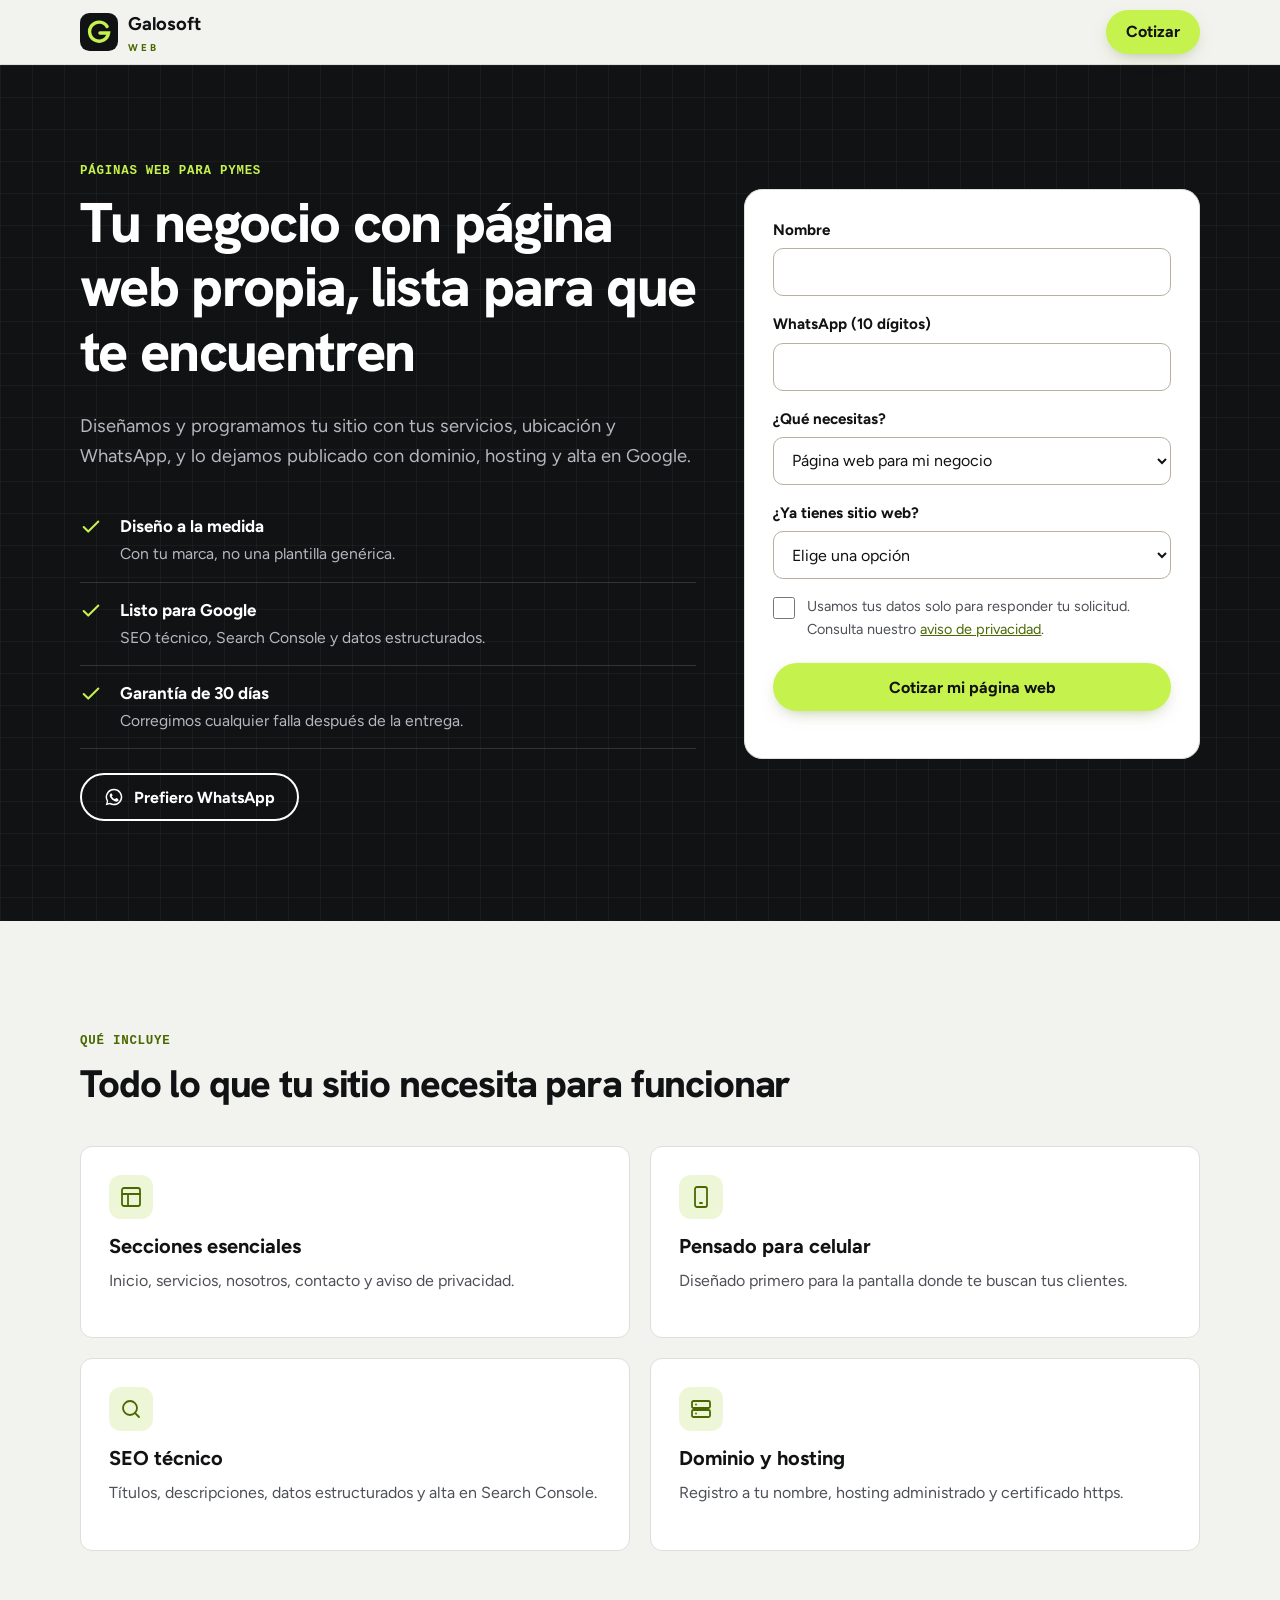
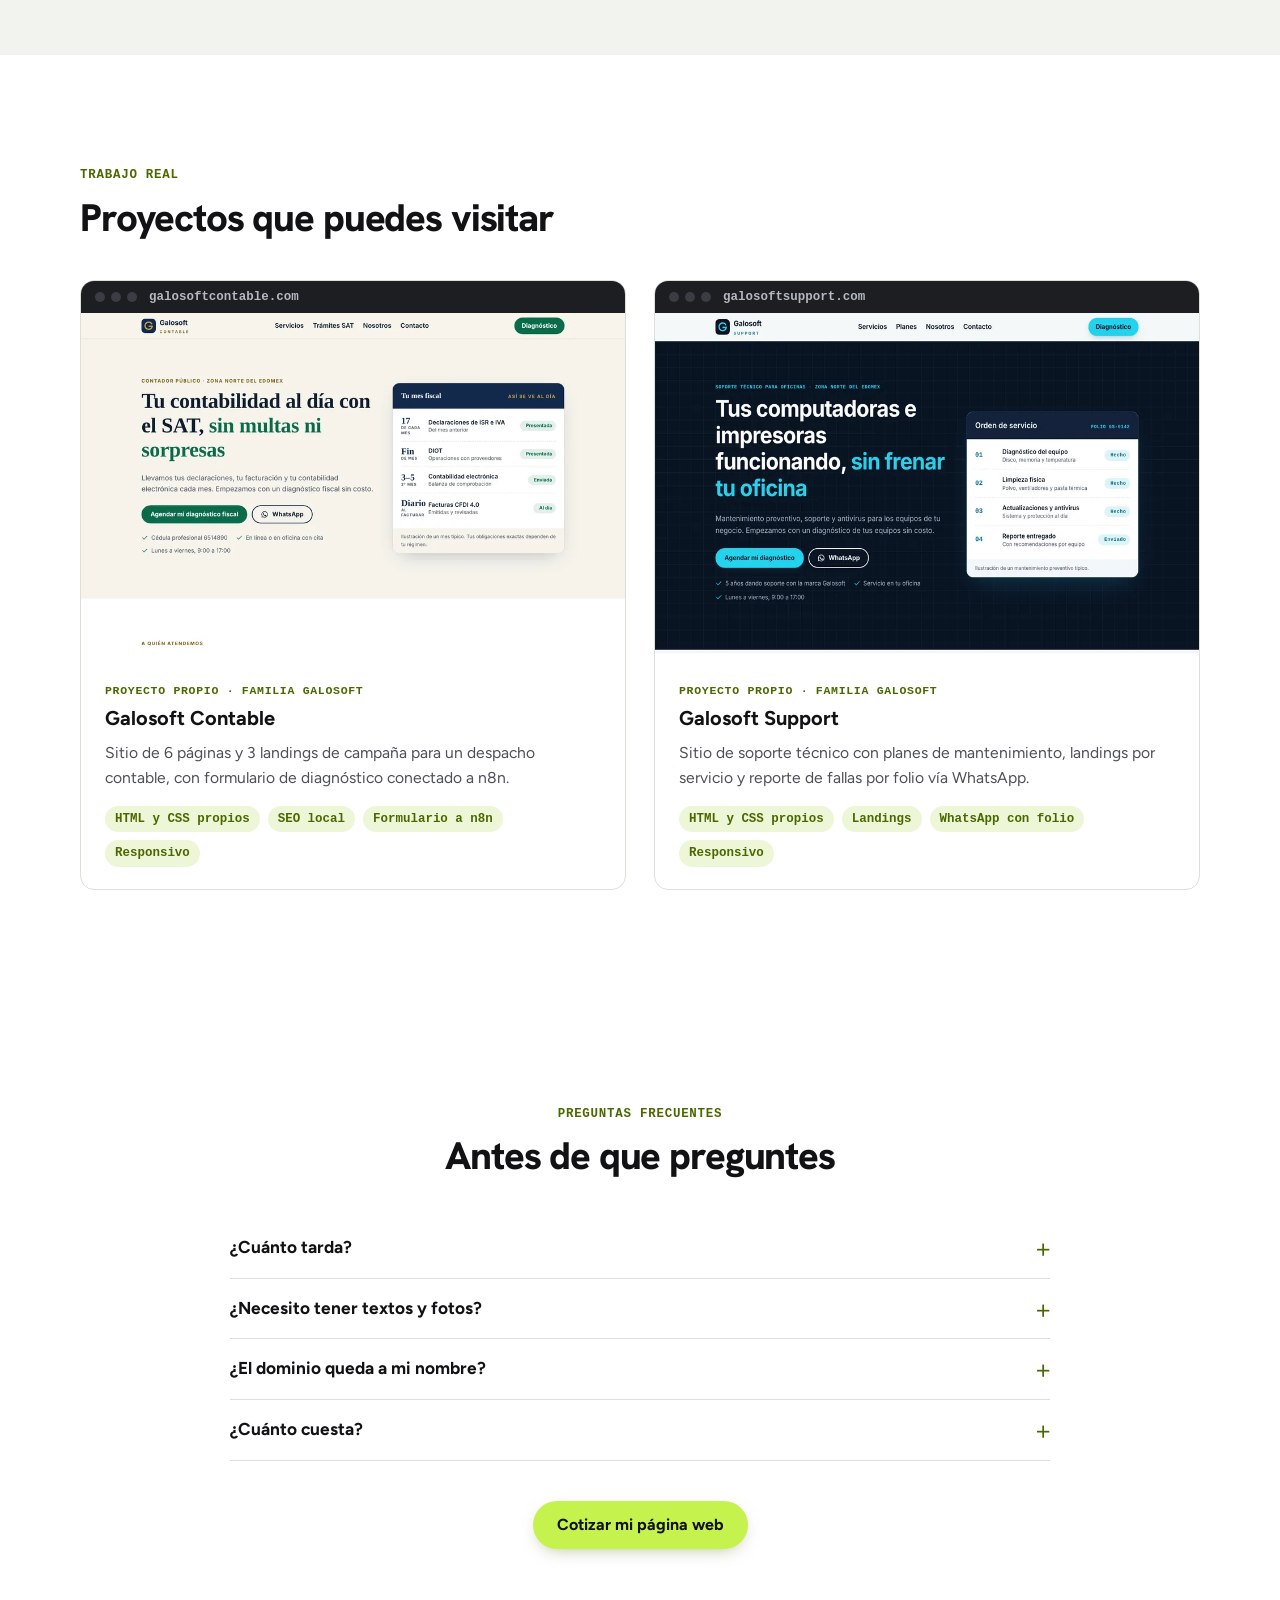
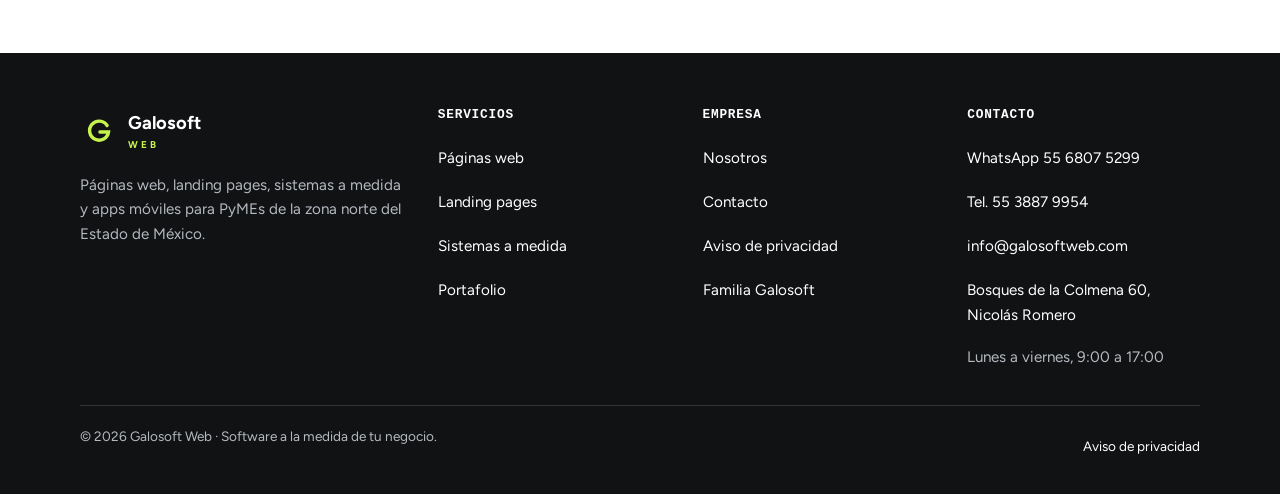
<file: paginas-web.html>
<!doctype html>
<html lang="es-MX">
<head>
<meta charset="utf-8">
<meta name="viewport" content="width=device-width,initial-scale=1">
<title>Página web para tu negocio en Atizapán y Nicolás Romero | Galosoft</title>
<meta name="description" content="Página web profesional para tu negocio: rápida, lista para Google y con botón de WhatsApp. Dominio, hosting y garantía de 30 días. Cotización sin costo.">
<link rel="canonical" href="https://galosoftweb.com/paginas-web.html">
<meta property="og:type" content="website">
<meta property="og:locale" content="es_MX">
<meta property="og:site_name" content="Galosoft Web">
<meta property="og:title" content="Página web para tu negocio en Atizapán y Nicolás Romero | Galosoft">
<meta property="og:description" content="Página web profesional para tu negocio: rápida, lista para Google y con botón de WhatsApp. Dominio, hosting y garantía de 30 días. Cotización sin costo.">
<meta property="og:url" content="https://galosoftweb.com/paginas-web.html">
<meta property="og:image" content="https://galosoftweb.com/assets/og-web.png">
<meta property="og:image:width" content="1200"><meta property="og:image:height" content="630">
<meta name="twitter:card" content="summary_large_image">
<meta name="theme-color" content="#111214">
<link rel="icon" href="assets/favicon.svg" type="image/svg+xml">
<link rel="apple-touch-icon" href="assets/apple-touch-icon.png">
<link rel="preconnect" href="https://fonts.googleapis.com">
<link rel="preconnect" href="https://fonts.gstatic.com" crossorigin>
<link rel="stylesheet" href="https://fonts.googleapis.com/css2?family=Hanken+Grotesk:wght@800&family=Figtree:wght@400;600;700&display=swap">
<link rel="stylesheet" href="assets/styles.css">
</head>
<body>
<a class="skip" href="#main">Saltar al contenido</a>
<header class="hdr hdr--min"><div class="wrap"><a class="brand" href="index.html" aria-label="Galosoft Web, inicio"><svg viewBox="0 0 40 40" aria-hidden="true"><rect width="40" height="40" rx="10" fill="#111214"/><path d="M28.5 14.2A10 10 0 1 0 30 21h-9" fill="none" stroke="#C6F24E" stroke-width="3.6" stroke-linecap="round"/></svg><span><b>Galosoft</b><small>WEB</small></span></a><div class="hdr-cta"><a class="btn btn--primary" href="#diagnostico">Cotizar</a></div></div></header>
<main id="main">
<section class="hero sec--navy grid-bg" id="diagnostico"><div class="wrap grid">
<div><span class="kicker">Páginas web para PyMEs</span><h1>Tu negocio con página web propia, lista para que te encuentren</h1><p class="lead">Diseñamos y programamos tu sitio con tus servicios, ubicación y WhatsApp, y lo dejamos publicado con dominio, hosting y alta en Google.</p>
<ul class="checks" style="margin-bottom:24px"><li><svg viewBox="0 0 24 24" fill="none" stroke="currentColor" stroke-width="2.2" stroke-linecap="round" stroke-linejoin="round" aria-hidden="true"><path d="M20 6 9 17l-5-5"/></svg><div><b>Diseño a la medida</b><span>Con tu marca, no una plantilla genérica.</span></div></li><li><svg viewBox="0 0 24 24" fill="none" stroke="currentColor" stroke-width="2.2" stroke-linecap="round" stroke-linejoin="round" aria-hidden="true"><path d="M20 6 9 17l-5-5"/></svg><div><b>Listo para Google</b><span>SEO técnico, Search Console y datos estructurados.</span></div></li><li><svg viewBox="0 0 24 24" fill="none" stroke="currentColor" stroke-width="2.2" stroke-linecap="round" stroke-linejoin="round" aria-hidden="true"><path d="M20 6 9 17l-5-5"/></svg><div><b>Garantía de 30 días</b><span>Corregimos cualquier falla después de la entrega.</span></div></li></ul>
<a class="btn btn--ghost" href="https://wa.me/525568075299?text=Hola%2C%20vengo%20de%20la%20p%C3%A1gina%20de%20Galosoft%20Web%20y%20quiero%20cotizar%20una%20p%C3%A1gina%20web."><svg viewBox="0 0 24 24" fill="currentColor" aria-hidden="true"><path d="M12 2a10 10 0 0 0-8.6 15.1L2 22l5-1.3A10 10 0 1 0 12 2Zm0 18.2c-1.5 0-3-.4-4.3-1.2l-.3-.2-3 .8.8-2.9-.2-.3A8.2 8.2 0 1 1 12 20.2Zm4.5-6.1c-.2-.1-1.5-.7-1.7-.8-.2-.1-.4-.1-.6.1l-.8 1c-.1.2-.3.2-.5.1a6.7 6.7 0 0 1-3.3-2.9c-.3-.4.2-.4.7-1.3.1-.2 0-.3 0-.4l-.8-1.8c-.2-.5-.4-.4-.6-.4h-.5a1 1 0 0 0-.7.3 3 3 0 0 0-.9 2.2 5.2 5.2 0 0 0 1.1 2.7 11.8 11.8 0 0 0 4.5 4c1.7.7 2.3.8 3.2.6a2.7 2.7 0 0 0 1.8-1.3c.2-.4.2-.8.1-.9l-.5-.3Z"/></svg>Prefiero WhatsApp</a></div>
<div><form class="form lead" novalidate data-origen="landing-paginas">
<label>Nombre<input name="nombre" autocomplete="name" required></label>
<label>WhatsApp (10 dígitos)<input name="telefono" type="tel" inputmode="tel" autocomplete="tel-national" pattern="[0-9 ]{10,14}" required></label>
<label>¿Qué necesitas?<select name="proyecto" required><option value="">Elige una opción</option><option value="pagina" selected>Página web para mi negocio</option><option value="landing">Landing page para campañas</option><option value="sistema">Sistema a medida</option><option value="app">App móvil</option><option value="revision">Revisar o mejorar mi sitio actual</option><option value="otro">Otra cosa</option></select></label>
<label>¿Ya tienes sitio web?<select name="sitio_actual" required>
<option value="">Elige una opción</option><option value="no">No, sería el primero</option><option value="rehacer">Sí, pero quiero uno nuevo</option><option value="mejorar">Sí, solo necesito mejoras</option></select></label>
<div class="hp" aria-hidden="true"><label>Sitio web<input name="sitio_web" tabindex="-1" autocomplete="off"></label></div>
<label class="consent"><input type="checkbox" name="acepto" value="si" required><span>Usamos tus datos solo para responder tu solicitud. Consulta nuestro <a href="aviso-de-privacidad.html">aviso de privacidad</a>.</span></label>
<button class="btn btn--primary" type="submit">Cotizar mi página web</button>
<p class="lead-status" id="lead-status-landing-paginas" role="status" aria-live="polite"></p>
</form></div></div></section>
<section class="sec"><div class="wrap">
<span class="kicker">Qué incluye</span><h2>Todo lo que tu sitio necesita para funcionar</h2>
<div class="cards">
<article class="card"><div class="ico"><svg viewBox="0 0 24 24" fill="none" stroke="currentColor" stroke-width="1.8" stroke-linecap="round" stroke-linejoin="round" aria-hidden="true"><rect x="3" y="3" width="18" height="18" rx="2"/><path d="M3 9h18M9 21V9"/></svg></div><h3>Secciones esenciales</h3><p>Inicio, servicios, nosotros, contacto y aviso de privacidad.</p></article>
<article class="card"><div class="ico"><svg viewBox="0 0 24 24" fill="none" stroke="currentColor" stroke-width="1.8" stroke-linecap="round" stroke-linejoin="round" aria-hidden="true"><rect x="6" y="2" width="12" height="20" rx="2"/><path d="M11 18h2"/></svg></div><h3>Pensado para celular</h3><p>Diseñado primero para la pantalla donde te buscan tus clientes.</p></article>
<article class="card"><div class="ico"><svg viewBox="0 0 24 24" fill="none" stroke="currentColor" stroke-width="1.8" stroke-linecap="round" stroke-linejoin="round" aria-hidden="true"><circle cx="11" cy="11" r="7"/><path d="m20 20-4-4"/></svg></div><h3>SEO técnico</h3><p>Títulos, descripciones, datos estructurados y alta en Search Console.</p></article>
<article class="card"><div class="ico"><svg viewBox="0 0 24 24" fill="none" stroke="currentColor" stroke-width="1.8" stroke-linecap="round" stroke-linejoin="round" aria-hidden="true"><rect x="3" y="4" width="18" height="7" rx="1.5"/><rect x="3" y="13" width="18" height="7" rx="1.5"/><path d="M7 7.5h.01M7 16.5h.01"/></svg></div><h3>Dominio y hosting</h3><p>Registro a tu nombre, hosting administrado y certificado https.</p></article>
</div></div></section><section class="sec sec--white"><div class="wrap"><span class="kicker">Trabajo real</span><h2>Proyectos que puedes visitar</h2><div class="work"><article class="shot"><div class="bar"><span class="dots"><i></i><i></i><i></i></span>galosoftcontable.com</div>
<img src="assets/img/proyecto-contable.webp" width="960" height="600" loading="lazy" alt="Captura de la página de inicio de Galosoft Contable">
<div class="body"><span class="tag">Proyecto propio · Familia Galosoft</span><h3>Galosoft Contable</h3><p>Sitio de 6 páginas y 3 landings de campaña para un despacho contable, con formulario de diagnóstico conectado a n8n.</p><ul class="chips"><li>HTML y CSS propios</li><li>SEO local</li><li>Formulario a n8n</li><li>Responsivo</li></ul></div></article><article class="shot"><div class="bar"><span class="dots"><i></i><i></i><i></i></span>galosoftsupport.com</div>
<img src="assets/img/proyecto-support.webp" width="960" height="600" loading="lazy" alt="Captura de la página de inicio de Galosoft Support">
<div class="body"><span class="tag">Proyecto propio · Familia Galosoft</span><h3>Galosoft Support</h3><p>Sitio de soporte técnico con planes de mantenimiento, landings por servicio y reporte de fallas por folio vía WhatsApp.</p><ul class="chips"><li>HTML y CSS propios</li><li>Landings</li><li>WhatsApp con folio</li><li>Responsivo</li></ul></div></article></div></div></section>
<section class="sec sec--white"><div class="wrap"><div class="center"><span class="kicker">Preguntas frecuentes</span><h2>Antes de que preguntes</h2></div><div class="faq"><details><summary>¿Cuánto tarda?</summary><p>Depende del número de secciones y de que tengamos tu contenido. <span class="ph">[DATO REAL: tiempo típico de entrega de un sitio]</span></p></details><details><summary>¿Necesito tener textos y fotos?</summary><p>Ayuda mucho. Si no los tienes, te guiamos con una lista de lo necesario y redactamos los textos contigo.</p></details><details><summary>¿El dominio queda a mi nombre?</summary><p>Sí. El dominio se registra a tu nombre y te entregamos los accesos.</p></details><details><summary>¿Cuánto cuesta?</summary><p>Te cotizamos por escrito, sin costo, según secciones y funciones.</p></details></div>
<div class="center" style="margin-top:40px"><a class="btn btn--primary" href="#diagnostico">Cotizar mi página web</a></div></div></section>
</main>
<footer class="ftr"><div class="wrap">
<div class="cols">
<div><a class="brand" href="index.html" aria-label="Galosoft Web, inicio"><svg viewBox="0 0 40 40" aria-hidden="true"><rect width="40" height="40" rx="10" fill="#111214"/><path d="M28.5 14.2A10 10 0 1 0 30 21h-9" fill="none" stroke="#C6F24E" stroke-width="3.6" stroke-linecap="round"/></svg><span><b>Galosoft</b><small>WEB</small></span></a><p style="margin-top:16px;max-width:34ch">Páginas web, landing pages, sistemas a medida y apps móviles para PyMEs de la zona norte del Estado de México.</p></div>
<div><h4>Servicios</h4><ul><li><a href="paginas-web.html">Páginas web</a></li><li><a href="landing-pages.html">Landing pages</a></li><li><a href="sistemas-a-medida.html">Sistemas a medida</a></li><li><a href="portafolio.html">Portafolio</a></li></ul></div>
<div><h4>Empresa</h4><ul><li><a href="nosotros.html">Nosotros</a></li><li><a href="contacto.html">Contacto</a></li><li><a href="aviso-de-privacidad.html">Aviso de privacidad</a></li><li><a href="https://galosoft.com">Familia Galosoft</a></li></ul></div>
<div><h4>Contacto</h4><ul><li><a href="https://wa.me/525568075299?text=Hola%2C%20vengo%20de%20la%20p%C3%A1gina%20de%20Galosoft%20Web%20y%20quiero%20cotizar%20una%20p%C3%A1gina%20web.">WhatsApp 55 6807 5299</a></li><li><a href="tel:+525538879954">Tel. 55 3887 9954</a></li><li><a href="mailto:info@galosoftweb.com">info@galosoftweb.com</a></li><li><a href="https://www.google.com/maps/search/?api=1&query=Bosques%20de%20la%20Colmena%2060%2C%20Nicol%C3%A1s%20Romero%2C%2054474%2C%20Estado%20de%20M%C3%A9xico">Bosques de la Colmena 60, Nicolás Romero</a></li></ul><p style="margin:8px 0 0">Lunes a viernes, 9:00 a 17:00</p></div>
</div>
<div class="bottom"><span>© 2026 Galosoft Web · Software a la medida de tu negocio.</span><a href="aviso-de-privacidad.html">Aviso de privacidad</a></div>
</div></footer>
<a class="wa-float" href="https://wa.me/525568075299?text=Hola%2C%20vengo%20de%20la%20p%C3%A1gina%20de%20Galosoft%20Web%20y%20quiero%20cotizar%20una%20p%C3%A1gina%20web." aria-label="Escribir por WhatsApp"><svg viewBox="0 0 24 24" fill="currentColor" aria-hidden="true"><path d="M12 2a10 10 0 0 0-8.6 15.1L2 22l5-1.3A10 10 0 1 0 12 2Zm0 18.2c-1.5 0-3-.4-4.3-1.2l-.3-.2-3 .8.8-2.9-.2-.3A8.2 8.2 0 1 1 12 20.2Zm4.5-6.1c-.2-.1-1.5-.7-1.7-.8-.2-.1-.4-.1-.6.1l-.8 1c-.1.2-.3.2-.5.1a6.7 6.7 0 0 1-3.3-2.9c-.3-.4.2-.4.7-1.3.1-.2 0-.3 0-.4l-.8-1.8c-.2-.5-.4-.4-.6-.4h-.5a1 1 0 0 0-.7.3 3 3 0 0 0-.9 2.2 5.2 5.2 0 0 0 1.1 2.7 11.8 11.8 0 0 0 4.5 4c1.7.7 2.3.8 3.2.6a2.7 2.7 0 0 0 1.8-1.3c.2-.4.2-.8.1-.9l-.5-.3Z"/></svg></a>
<script src="assets/main.js" defer></script>
</body>
</html>
</file>
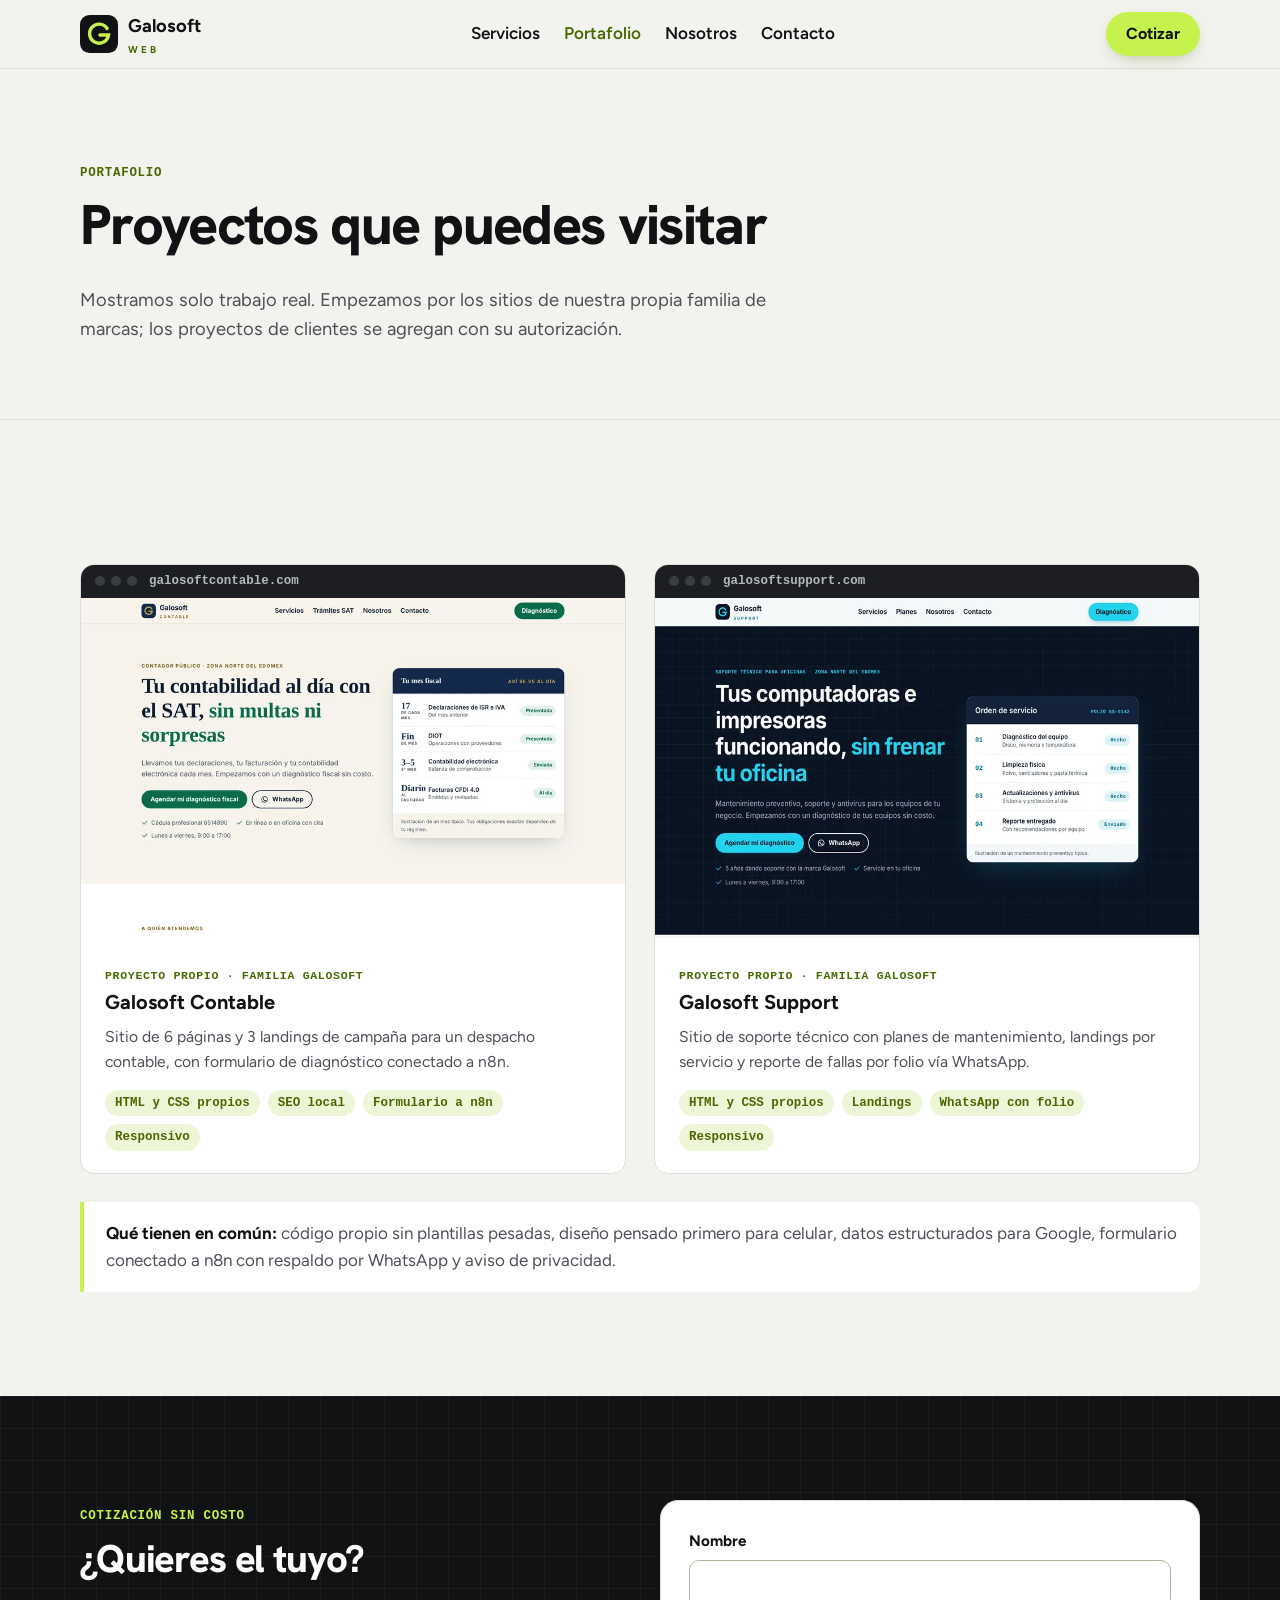
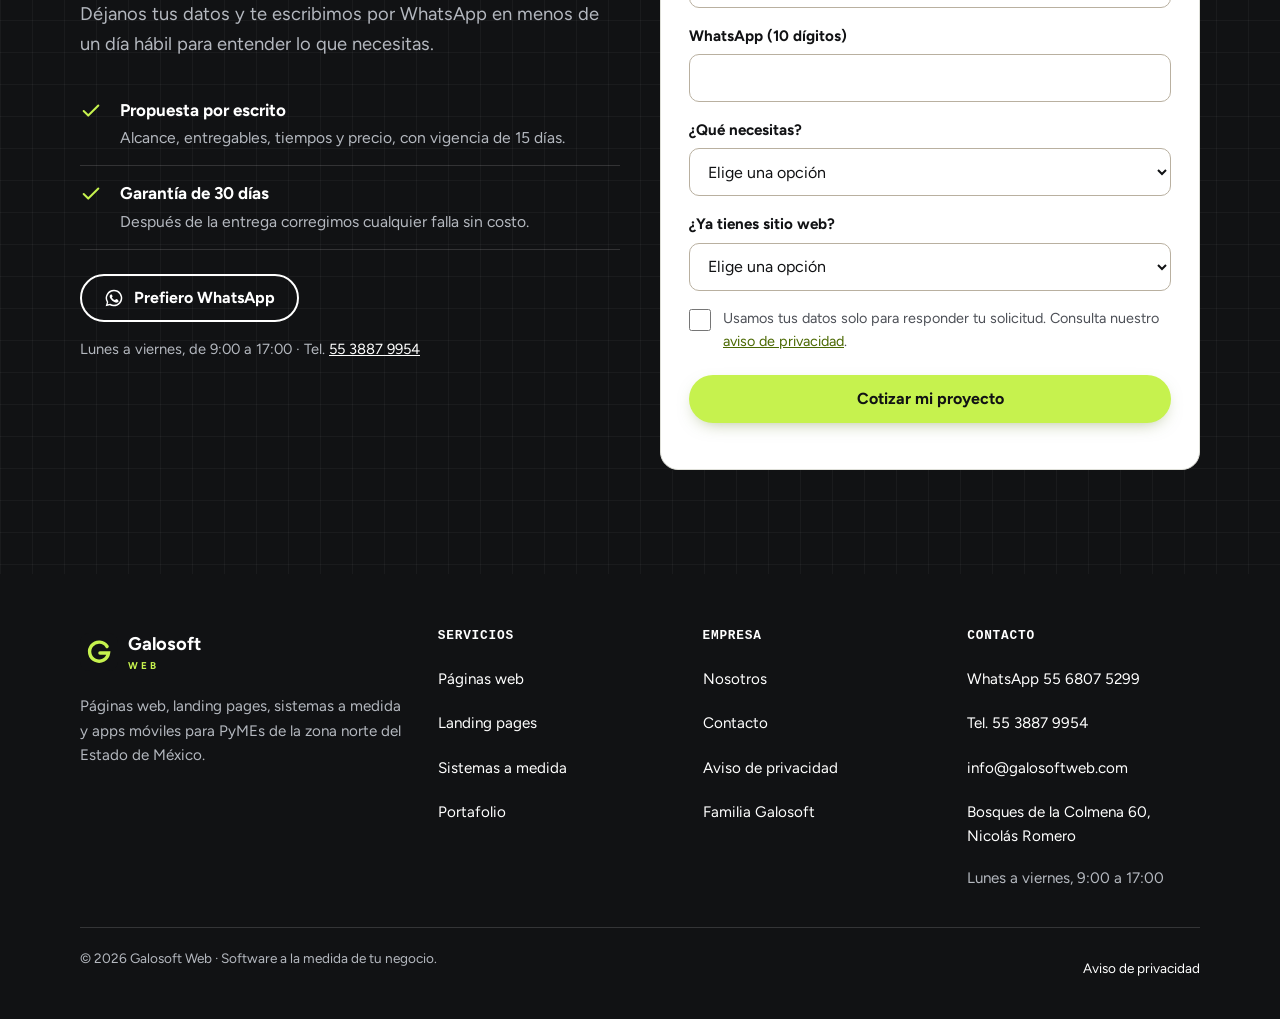
<file: portafolio.html>
<!doctype html>
<html lang="es-MX">
<head>
<meta charset="utf-8">
<meta name="viewport" content="width=device-width,initial-scale=1">
<title>Portafolio de páginas web y landing pages | Galosoft Web</title>
<meta name="description" content="Proyectos reales de Galosoft Web: sitios y landing pages con código propio, diseño para celular, SEO técnico y formularios conectados a WhatsApp y n8n.">
<link rel="canonical" href="https://galosoftweb.com/portafolio.html">
<meta property="og:type" content="website">
<meta property="og:locale" content="es_MX">
<meta property="og:site_name" content="Galosoft Web">
<meta property="og:title" content="Portafolio de páginas web y landing pages | Galosoft Web">
<meta property="og:description" content="Proyectos reales de Galosoft Web: sitios y landing pages con código propio, diseño para celular, SEO técnico y formularios conectados a WhatsApp y n8n.">
<meta property="og:url" content="https://galosoftweb.com/portafolio.html">
<meta property="og:image" content="https://galosoftweb.com/assets/og-web.png">
<meta property="og:image:width" content="1200"><meta property="og:image:height" content="630">
<meta name="twitter:card" content="summary_large_image">
<meta name="theme-color" content="#111214">
<link rel="icon" href="assets/favicon.svg" type="image/svg+xml">
<link rel="apple-touch-icon" href="assets/apple-touch-icon.png">
<link rel="preconnect" href="https://fonts.googleapis.com">
<link rel="preconnect" href="https://fonts.gstatic.com" crossorigin>
<link rel="stylesheet" href="https://fonts.googleapis.com/css2?family=Hanken+Grotesk:wght@800&family=Figtree:wght@400;600;700&display=swap">
<link rel="stylesheet" href="assets/styles.css">
</head>
<body>
<a class="skip" href="#main">Saltar al contenido</a>
<header class="hdr"><div class="wrap"><a class="brand" href="index.html" aria-label="Galosoft Web, inicio"><svg viewBox="0 0 40 40" aria-hidden="true"><rect width="40" height="40" rx="10" fill="#111214"/><path d="M28.5 14.2A10 10 0 1 0 30 21h-9" fill="none" stroke="#C6F24E" stroke-width="3.6" stroke-linecap="round"/></svg><span><b>Galosoft</b><small>WEB</small></span></a>
<nav class="nav" aria-label="Principal"><a href="servicios.html">Servicios</a><a href="portafolio.html" aria-current=page>Portafolio</a><a href="nosotros.html">Nosotros</a><a href="contacto.html">Contacto</a></nav>
<div class="hdr-cta"><a class="btn btn--primary" href="contacto.html#diagnostico">Cotizar</a>
<button class="menu-btn" type="button" aria-expanded="false" aria-controls="mnav" aria-label="Abrir menú"><svg viewBox="0 0 24 24" fill="none" stroke="currentColor" stroke-width="2" stroke-linecap="round" aria-hidden="true"><path d="M4 7h16M4 12h16M4 17h16"/></svg></button></div></div>
<nav class="mnav" id="mnav" aria-label="Menú móvil"><a href="index.html">Inicio</a><a href="servicios.html">Servicios</a><a href="portafolio.html" aria-current=page>Portafolio</a><a href="nosotros.html">Nosotros</a><a href="contacto.html">Contacto</a></nav></header>
<main id="main">
<section class="page-hero"><div class="wrap"><span class="kicker">Portafolio</span>
<h1>Proyectos que puedes visitar</h1>
<p class="lead">Mostramos solo trabajo real. Empezamos por los sitios de nuestra propia familia de marcas; los proyectos de clientes se agregan con su autorización.</p></div></section>
<section class="sec"><div class="wrap">
<div class="work"><article class="shot"><div class="bar"><span class="dots"><i></i><i></i><i></i></span>galosoftcontable.com</div>
<img src="assets/img/proyecto-contable.webp" width="960" height="600" loading="lazy" alt="Captura de la página de inicio de Galosoft Contable">
<div class="body"><span class="tag">Proyecto propio · Familia Galosoft</span><h3>Galosoft Contable</h3><p>Sitio de 6 páginas y 3 landings de campaña para un despacho contable, con formulario de diagnóstico conectado a n8n.</p><ul class="chips"><li>HTML y CSS propios</li><li>SEO local</li><li>Formulario a n8n</li><li>Responsivo</li></ul></div></article><article class="shot"><div class="bar"><span class="dots"><i></i><i></i><i></i></span>galosoftsupport.com</div>
<img src="assets/img/proyecto-support.webp" width="960" height="600" loading="lazy" alt="Captura de la página de inicio de Galosoft Support">
<div class="body"><span class="tag">Proyecto propio · Familia Galosoft</span><h3>Galosoft Support</h3><p>Sitio de soporte técnico con planes de mantenimiento, landings por servicio y reporte de fallas por folio vía WhatsApp.</p><ul class="chips"><li>HTML y CSS propios</li><li>Landings</li><li>WhatsApp con folio</li><li>Responsivo</li></ul></div></article></div>
<div class="callout"><b>Qué tienen en común:</b> código propio sin plantillas pesadas, diseño pensado primero para celular, datos estructurados para Google, formulario conectado a n8n con respaldo por WhatsApp y aviso de privacidad.</div>
</div></section>
<section class="sec sec--navy grid-bg" id="diagnostico"><div class="wrap cta-box">
<div><span class="kicker">Cotización sin costo</span><h2>¿Quieres el tuyo?</h2>
<p class="lead">Déjanos tus datos y te escribimos por WhatsApp en menos de un día hábil para entender lo que necesitas.</p>
<ul class="checks" style="margin:24px 0">
<li><svg viewBox="0 0 24 24" fill="none" stroke="currentColor" stroke-width="2.2" stroke-linecap="round" stroke-linejoin="round" aria-hidden="true"><path d="M20 6 9 17l-5-5"/></svg><div><b>Propuesta por escrito</b><span>Alcance, entregables, tiempos y precio, con vigencia de 15 días.</span></div></li>
<li><svg viewBox="0 0 24 24" fill="none" stroke="currentColor" stroke-width="2.2" stroke-linecap="round" stroke-linejoin="round" aria-hidden="true"><path d="M20 6 9 17l-5-5"/></svg><div><b>Garantía de 30 días</b><span>Después de la entrega corregimos cualquier falla sin costo.</span></div></li>
</ul>
<div class="actions"><a class="btn btn--ghost" href="https://wa.me/525568075299?text=Hola%2C%20vengo%20de%20la%20p%C3%A1gina%20de%20Galosoft%20Web%20y%20quiero%20cotizar%20mi%20proyecto."><svg viewBox="0 0 24 24" fill="currentColor" aria-hidden="true"><path d="M12 2a10 10 0 0 0-8.6 15.1L2 22l5-1.3A10 10 0 1 0 12 2Zm0 18.2c-1.5 0-3-.4-4.3-1.2l-.3-.2-3 .8.8-2.9-.2-.3A8.2 8.2 0 1 1 12 20.2Zm4.5-6.1c-.2-.1-1.5-.7-1.7-.8-.2-.1-.4-.1-.6.1l-.8 1c-.1.2-.3.2-.5.1a6.7 6.7 0 0 1-3.3-2.9c-.3-.4.2-.4.7-1.3.1-.2 0-.3 0-.4l-.8-1.8c-.2-.5-.4-.4-.6-.4h-.5a1 1 0 0 0-.7.3 3 3 0 0 0-.9 2.2 5.2 5.2 0 0 0 1.1 2.7 11.8 11.8 0 0 0 4.5 4c1.7.7 2.3.8 3.2.6a2.7 2.7 0 0 0 1.8-1.3c.2-.4.2-.8.1-.9l-.5-.3Z"/></svg>Prefiero WhatsApp</a></div>
<p class="note" style="color:var(--on-navy-muted);margin-top:16px">Lunes a viernes, de 9:00 a 17:00 · Tel. <a href="tel:+525538879954" style="color:#fff">55 3887 9954</a></p></div>
<form class="form lead" novalidate data-origen="portafolio">
<label>Nombre<input name="nombre" autocomplete="name" required></label>
<label>WhatsApp (10 dígitos)<input name="telefono" type="tel" inputmode="tel" autocomplete="tel-national" pattern="[0-9 ]{10,14}" required></label>
<label>¿Qué necesitas?<select name="proyecto" required><option value="">Elige una opción</option><option value="pagina">Página web para mi negocio</option><option value="landing">Landing page para campañas</option><option value="sistema">Sistema a medida</option><option value="app">App móvil</option><option value="revision">Revisar o mejorar mi sitio actual</option><option value="otro">Otra cosa</option></select></label>
<label>¿Ya tienes sitio web?<select name="sitio_actual" required>
<option value="">Elige una opción</option><option value="no">No, sería el primero</option><option value="rehacer">Sí, pero quiero uno nuevo</option><option value="mejorar">Sí, solo necesito mejoras</option></select></label>
<div class="hp" aria-hidden="true"><label>Sitio web<input name="sitio_web" tabindex="-1" autocomplete="off"></label></div>
<label class="consent"><input type="checkbox" name="acepto" value="si" required><span>Usamos tus datos solo para responder tu solicitud. Consulta nuestro <a href="aviso-de-privacidad.html">aviso de privacidad</a>.</span></label>
<button class="btn btn--primary" type="submit">Cotizar mi proyecto</button>
<p class="lead-status" id="lead-status-portafolio" role="status" aria-live="polite"></p>
</form>
</div></section>
</main>
<footer class="ftr"><div class="wrap">
<div class="cols">
<div><a class="brand" href="index.html" aria-label="Galosoft Web, inicio"><svg viewBox="0 0 40 40" aria-hidden="true"><rect width="40" height="40" rx="10" fill="#111214"/><path d="M28.5 14.2A10 10 0 1 0 30 21h-9" fill="none" stroke="#C6F24E" stroke-width="3.6" stroke-linecap="round"/></svg><span><b>Galosoft</b><small>WEB</small></span></a><p style="margin-top:16px;max-width:34ch">Páginas web, landing pages, sistemas a medida y apps móviles para PyMEs de la zona norte del Estado de México.</p></div>
<div><h4>Servicios</h4><ul><li><a href="paginas-web.html">Páginas web</a></li><li><a href="landing-pages.html">Landing pages</a></li><li><a href="sistemas-a-medida.html">Sistemas a medida</a></li><li><a href="portafolio.html">Portafolio</a></li></ul></div>
<div><h4>Empresa</h4><ul><li><a href="nosotros.html">Nosotros</a></li><li><a href="contacto.html">Contacto</a></li><li><a href="aviso-de-privacidad.html">Aviso de privacidad</a></li><li><a href="https://galosoft.com">Familia Galosoft</a></li></ul></div>
<div><h4>Contacto</h4><ul><li><a href="https://wa.me/525568075299?text=Hola%2C%20vengo%20de%20la%20p%C3%A1gina%20de%20Galosoft%20Web%20y%20quiero%20informaci%C3%B3n.">WhatsApp 55 6807 5299</a></li><li><a href="tel:+525538879954">Tel. 55 3887 9954</a></li><li><a href="mailto:info@galosoftweb.com">info@galosoftweb.com</a></li><li><a href="https://www.google.com/maps/search/?api=1&query=Bosques%20de%20la%20Colmena%2060%2C%20Nicol%C3%A1s%20Romero%2C%2054474%2C%20Estado%20de%20M%C3%A9xico">Bosques de la Colmena 60, Nicolás Romero</a></li></ul><p style="margin:8px 0 0">Lunes a viernes, 9:00 a 17:00</p></div>
</div>
<div class="bottom"><span>© 2026 Galosoft Web · Software a la medida de tu negocio.</span><a href="aviso-de-privacidad.html">Aviso de privacidad</a></div>
</div></footer>
<a class="wa-float" href="https://wa.me/525568075299?text=Hola%2C%20vengo%20de%20la%20p%C3%A1gina%20de%20Galosoft%20Web%20y%20quiero%20informaci%C3%B3n." aria-label="Escribir por WhatsApp"><svg viewBox="0 0 24 24" fill="currentColor" aria-hidden="true"><path d="M12 2a10 10 0 0 0-8.6 15.1L2 22l5-1.3A10 10 0 1 0 12 2Zm0 18.2c-1.5 0-3-.4-4.3-1.2l-.3-.2-3 .8.8-2.9-.2-.3A8.2 8.2 0 1 1 12 20.2Zm4.5-6.1c-.2-.1-1.5-.7-1.7-.8-.2-.1-.4-.1-.6.1l-.8 1c-.1.2-.3.2-.5.1a6.7 6.7 0 0 1-3.3-2.9c-.3-.4.2-.4.7-1.3.1-.2 0-.3 0-.4l-.8-1.8c-.2-.5-.4-.4-.6-.4h-.5a1 1 0 0 0-.7.3 3 3 0 0 0-.9 2.2 5.2 5.2 0 0 0 1.1 2.7 11.8 11.8 0 0 0 4.5 4c1.7.7 2.3.8 3.2.6a2.7 2.7 0 0 0 1.8-1.3c.2-.4.2-.8.1-.9l-.5-.3Z"/></svg></a>
<script src="assets/main.js" defer></script>
</body>
</html>
</file>
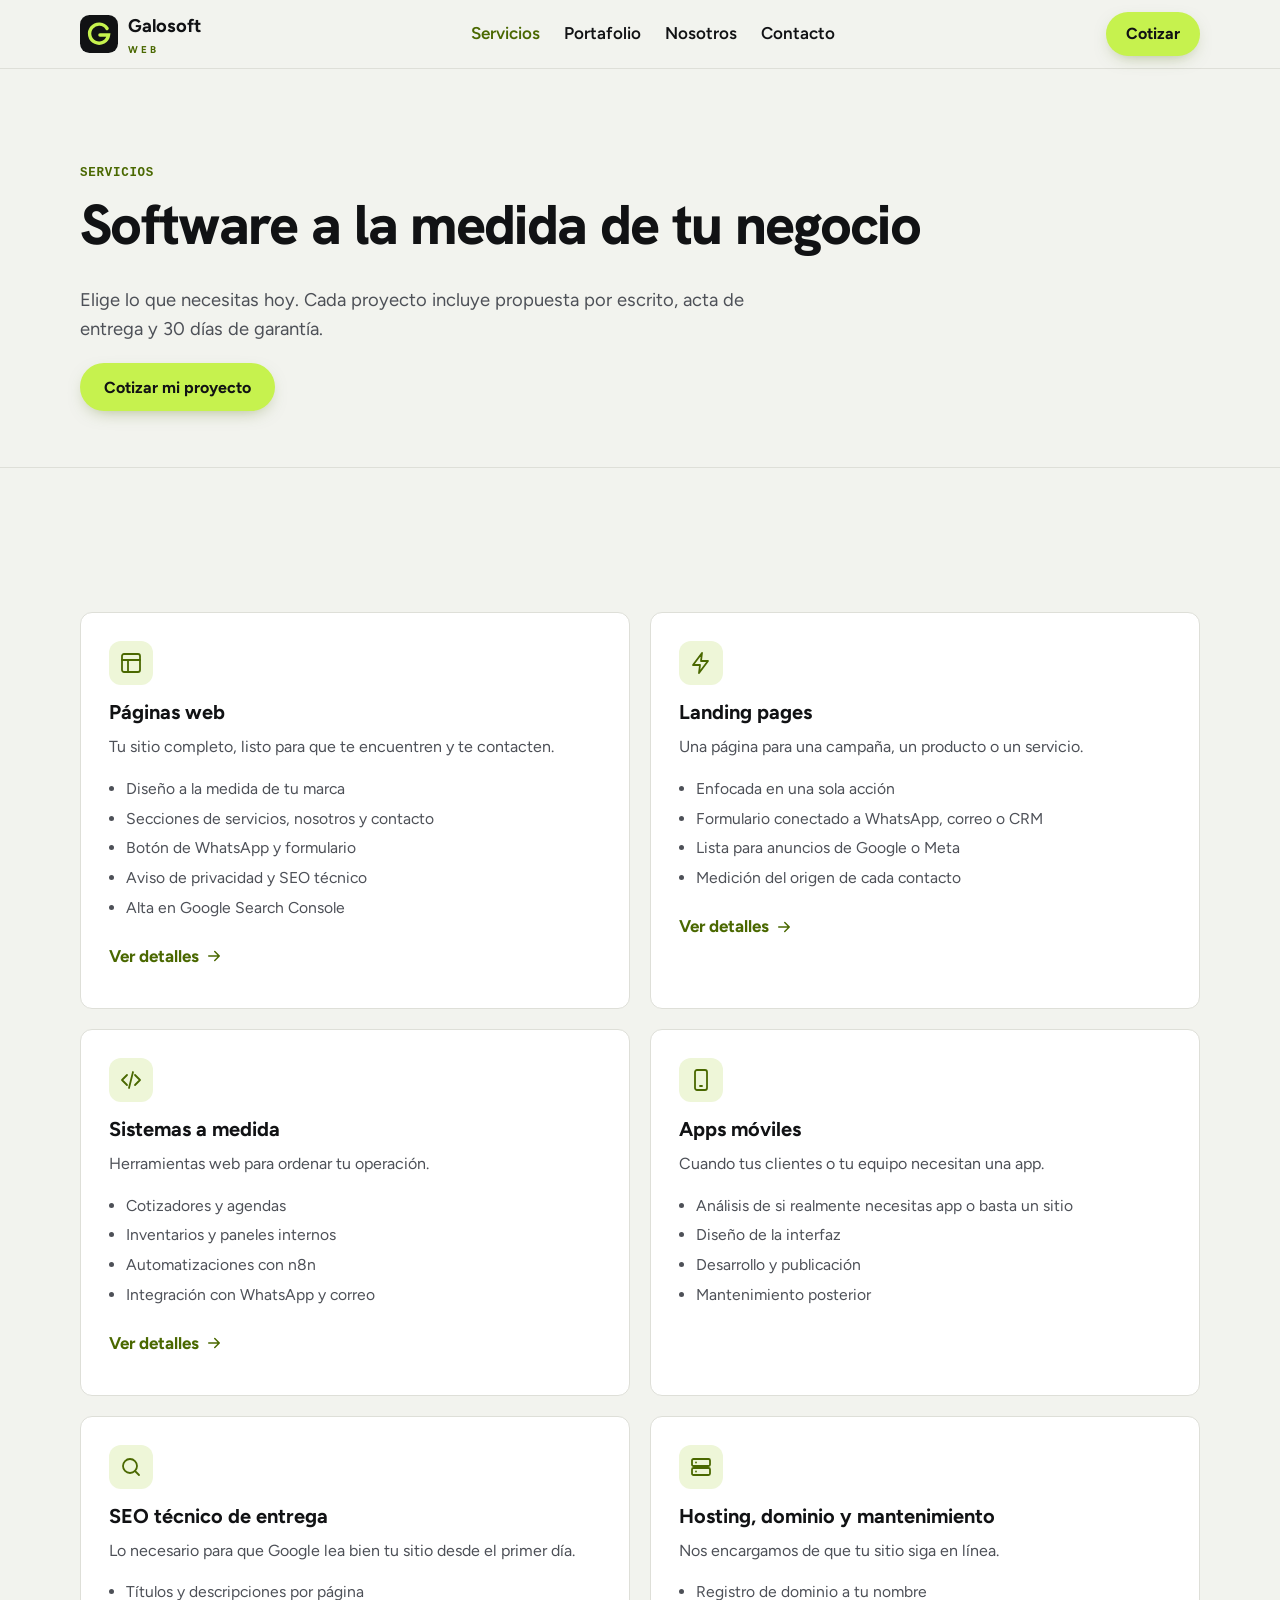
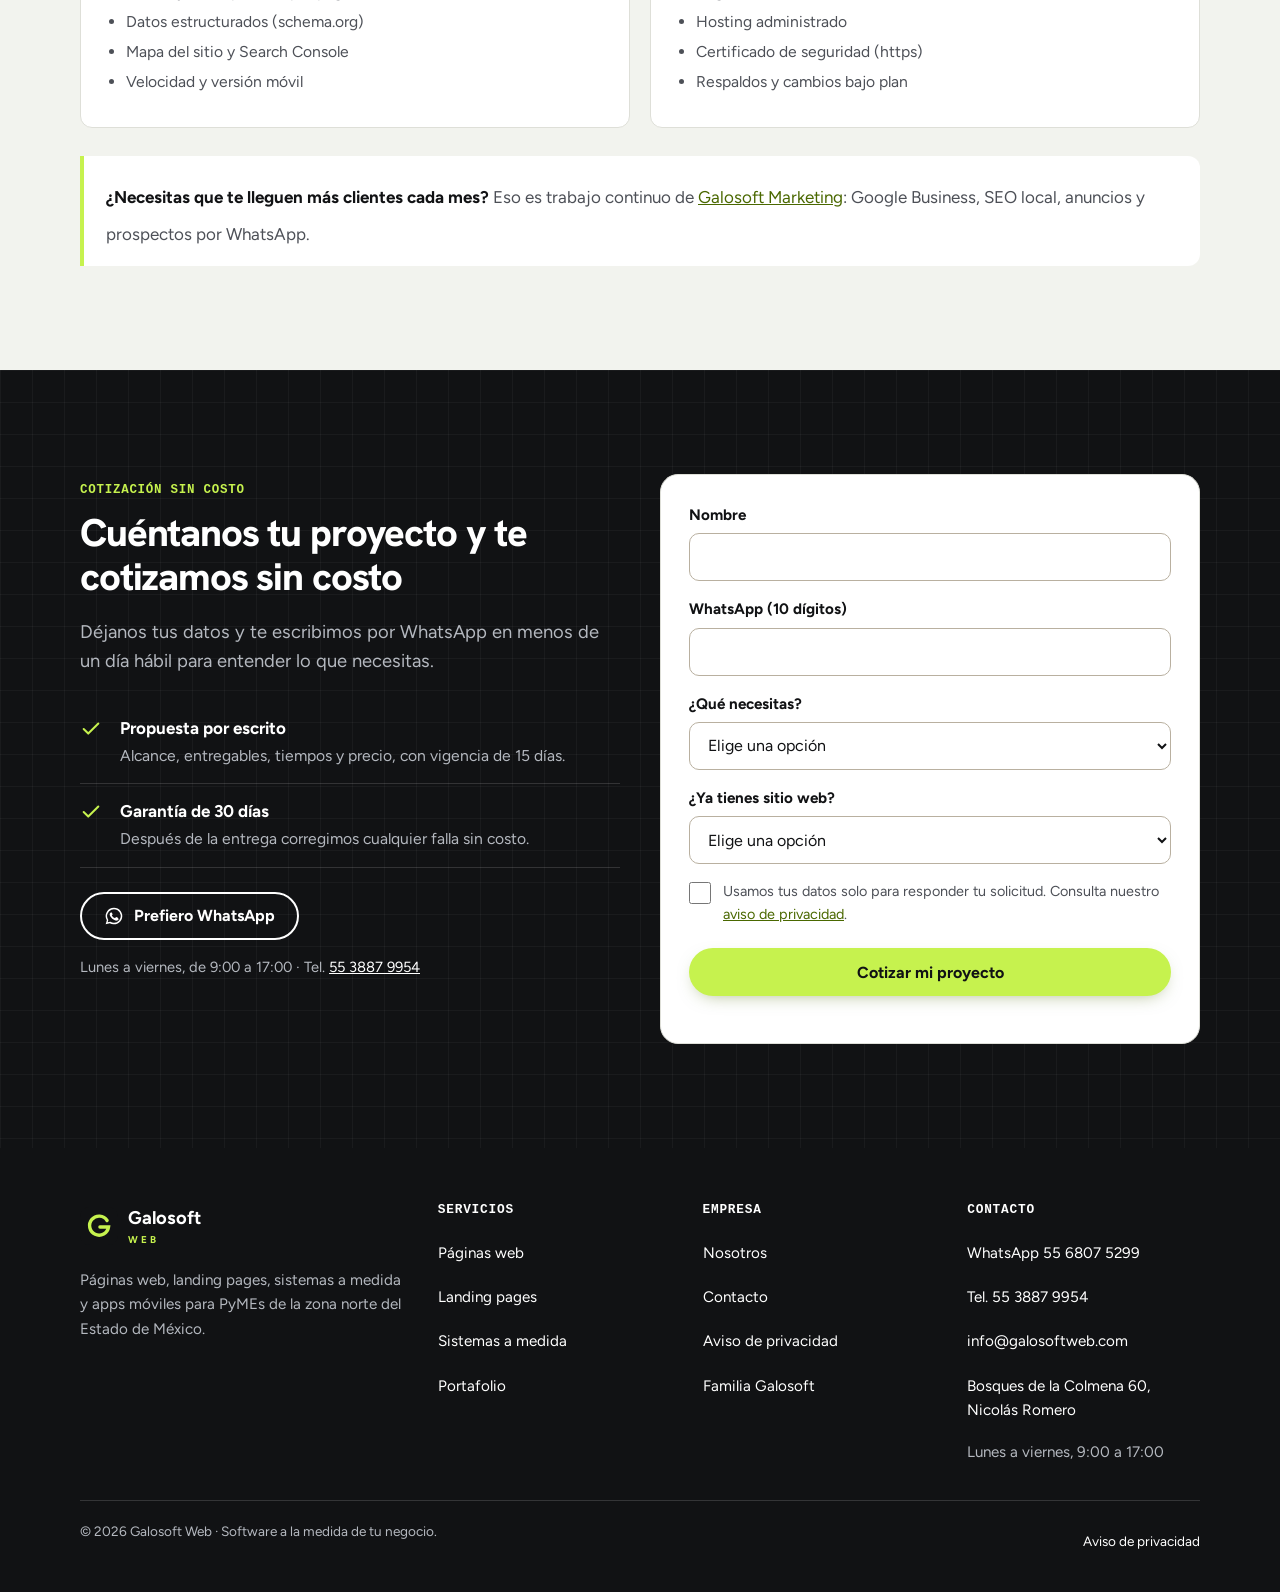
<file: servicios.html>
<!doctype html>
<html lang="es-MX">
<head>
<meta charset="utf-8">
<meta name="viewport" content="width=device-width,initial-scale=1">
<title>Servicios de desarrollo web, landing pages y apps | Galosoft Web</title>
<meta name="description" content="Páginas web, landing pages, sistemas a medida, apps móviles, SEO técnico, hosting y dominio para PyMEs de la zona norte del Edomex. Garantía de 30 días.">
<link rel="canonical" href="https://galosoftweb.com/servicios.html">
<meta property="og:type" content="website">
<meta property="og:locale" content="es_MX">
<meta property="og:site_name" content="Galosoft Web">
<meta property="og:title" content="Servicios de desarrollo web, landing pages y apps | Galosoft Web">
<meta property="og:description" content="Páginas web, landing pages, sistemas a medida, apps móviles, SEO técnico, hosting y dominio para PyMEs de la zona norte del Edomex. Garantía de 30 días.">
<meta property="og:url" content="https://galosoftweb.com/servicios.html">
<meta property="og:image" content="https://galosoftweb.com/assets/og-web.png">
<meta property="og:image:width" content="1200"><meta property="og:image:height" content="630">
<meta name="twitter:card" content="summary_large_image">
<meta name="theme-color" content="#111214">
<link rel="icon" href="assets/favicon.svg" type="image/svg+xml">
<link rel="apple-touch-icon" href="assets/apple-touch-icon.png">
<link rel="preconnect" href="https://fonts.googleapis.com">
<link rel="preconnect" href="https://fonts.gstatic.com" crossorigin>
<link rel="stylesheet" href="https://fonts.googleapis.com/css2?family=Hanken+Grotesk:wght@800&family=Figtree:wght@400;600;700&display=swap">
<link rel="stylesheet" href="assets/styles.css">
</head>
<body>
<a class="skip" href="#main">Saltar al contenido</a>
<header class="hdr"><div class="wrap"><a class="brand" href="index.html" aria-label="Galosoft Web, inicio"><svg viewBox="0 0 40 40" aria-hidden="true"><rect width="40" height="40" rx="10" fill="#111214"/><path d="M28.5 14.2A10 10 0 1 0 30 21h-9" fill="none" stroke="#C6F24E" stroke-width="3.6" stroke-linecap="round"/></svg><span><b>Galosoft</b><small>WEB</small></span></a>
<nav class="nav" aria-label="Principal"><a href="servicios.html" aria-current=page>Servicios</a><a href="portafolio.html">Portafolio</a><a href="nosotros.html">Nosotros</a><a href="contacto.html">Contacto</a></nav>
<div class="hdr-cta"><a class="btn btn--primary" href="contacto.html#diagnostico">Cotizar</a>
<button class="menu-btn" type="button" aria-expanded="false" aria-controls="mnav" aria-label="Abrir menú"><svg viewBox="0 0 24 24" fill="none" stroke="currentColor" stroke-width="2" stroke-linecap="round" aria-hidden="true"><path d="M4 7h16M4 12h16M4 17h16"/></svg></button></div></div>
<nav class="mnav" id="mnav" aria-label="Menú móvil"><a href="index.html">Inicio</a><a href="servicios.html" aria-current=page>Servicios</a><a href="portafolio.html">Portafolio</a><a href="nosotros.html">Nosotros</a><a href="contacto.html">Contacto</a></nav></header>
<main id="main">
<section class="page-hero"><div class="wrap"><span class="kicker">Servicios</span>
<h1>Software a la medida de tu negocio</h1>
<p class="lead">Elige lo que necesitas hoy. Cada proyecto incluye propuesta por escrito, acta de entrega y 30 días de garantía.</p>
<div class="actions"><a class="btn btn--primary" href="contacto.html#diagnostico">Cotizar mi proyecto</a></div></div></section>
<section class="sec"><div class="wrap"><div class="cards">
<article class="card"><div class="ico"><svg viewBox="0 0 24 24" fill="none" stroke="currentColor" stroke-width="1.8" stroke-linecap="round" stroke-linejoin="round" aria-hidden="true"><rect x="3" y="3" width="18" height="18" rx="2"/><path d="M3 9h18M9 21V9"/></svg></div><h3>Páginas web</h3><p>Tu sitio completo, listo para que te encuentren y te contacten.</p><ul><li>Diseño a la medida de tu marca</li><li>Secciones de servicios, nosotros y contacto</li><li>Botón de WhatsApp y formulario</li><li>Aviso de privacidad y SEO técnico</li><li>Alta en Google Search Console</li></ul><a class="more" href="paginas-web.html">Ver detalles <svg viewBox="0 0 24 24" fill="none" stroke="currentColor" stroke-width="2" stroke-linecap="round" stroke-linejoin="round" aria-hidden="true" width="18" height="18"><path d="M5 12h14M13 6l6 6-6 6"/></svg></a></article>
<article class="card"><div class="ico"><svg viewBox="0 0 24 24" fill="none" stroke="currentColor" stroke-width="1.8" stroke-linecap="round" stroke-linejoin="round" aria-hidden="true"><path d="M13 2 4 14h7l-1 8 9-12h-7z"/></svg></div><h3>Landing pages</h3><p>Una página para una campaña, un producto o un servicio.</p><ul><li>Enfocada en una sola acción</li><li>Formulario conectado a WhatsApp, correo o CRM</li><li>Lista para anuncios de Google o Meta</li><li>Medición del origen de cada contacto</li></ul><a class="more" href="landing-pages.html">Ver detalles <svg viewBox="0 0 24 24" fill="none" stroke="currentColor" stroke-width="2" stroke-linecap="round" stroke-linejoin="round" aria-hidden="true" width="18" height="18"><path d="M5 12h14M13 6l6 6-6 6"/></svg></a></article>
<article class="card"><div class="ico"><svg viewBox="0 0 24 24" fill="none" stroke="currentColor" stroke-width="1.8" stroke-linecap="round" stroke-linejoin="round" aria-hidden="true"><path d="m8 7-5 5 5 5M16 7l5 5-5 5M14 4l-4 16"/></svg></div><h3>Sistemas a medida</h3><p>Herramientas web para ordenar tu operación.</p><ul><li>Cotizadores y agendas</li><li>Inventarios y paneles internos</li><li>Automatizaciones con n8n</li><li>Integración con WhatsApp y correo</li></ul><a class="more" href="sistemas-a-medida.html">Ver detalles <svg viewBox="0 0 24 24" fill="none" stroke="currentColor" stroke-width="2" stroke-linecap="round" stroke-linejoin="round" aria-hidden="true" width="18" height="18"><path d="M5 12h14M13 6l6 6-6 6"/></svg></a></article>
<article class="card"><div class="ico"><svg viewBox="0 0 24 24" fill="none" stroke="currentColor" stroke-width="1.8" stroke-linecap="round" stroke-linejoin="round" aria-hidden="true"><rect x="6" y="2" width="12" height="20" rx="2"/><path d="M11 18h2"/></svg></div><h3>Apps móviles</h3><p>Cuando tus clientes o tu equipo necesitan una app.</p><ul><li>Análisis de si realmente necesitas app o basta un sitio</li><li>Diseño de la interfaz</li><li>Desarrollo y publicación</li><li>Mantenimiento posterior</li></ul></article>
<article class="card"><div class="ico"><svg viewBox="0 0 24 24" fill="none" stroke="currentColor" stroke-width="1.8" stroke-linecap="round" stroke-linejoin="round" aria-hidden="true"><circle cx="11" cy="11" r="7"/><path d="m20 20-4-4"/></svg></div><h3>SEO técnico de entrega</h3><p>Lo necesario para que Google lea bien tu sitio desde el primer día.</p><ul><li>Títulos y descripciones por página</li><li>Datos estructurados (schema.org)</li><li>Mapa del sitio y Search Console</li><li>Velocidad y versión móvil</li></ul></article>
<article class="card"><div class="ico"><svg viewBox="0 0 24 24" fill="none" stroke="currentColor" stroke-width="1.8" stroke-linecap="round" stroke-linejoin="round" aria-hidden="true"><rect x="3" y="4" width="18" height="7" rx="1.5"/><rect x="3" y="13" width="18" height="7" rx="1.5"/><path d="M7 7.5h.01M7 16.5h.01"/></svg></div><h3>Hosting, dominio y mantenimiento</h3><p>Nos encargamos de que tu sitio siga en línea.</p><ul><li>Registro de dominio a tu nombre</li><li>Hosting administrado</li><li>Certificado de seguridad (https)</li><li>Respaldos y cambios bajo plan</li></ul></article>
</div>
<div class="callout"><b>¿Necesitas que te lleguen más clientes cada mes?</b> Eso es trabajo continuo de <a href="https://galosoftmarketing.com">Galosoft Marketing</a>: Google Business, SEO local, anuncios y prospectos por WhatsApp.</div>
</div></section>
<section class="sec sec--navy grid-bg" id="diagnostico"><div class="wrap cta-box">
<div><span class="kicker">Cotización sin costo</span><h2>Cuéntanos tu proyecto y te cotizamos sin costo</h2>
<p class="lead">Déjanos tus datos y te escribimos por WhatsApp en menos de un día hábil para entender lo que necesitas.</p>
<ul class="checks" style="margin:24px 0">
<li><svg viewBox="0 0 24 24" fill="none" stroke="currentColor" stroke-width="2.2" stroke-linecap="round" stroke-linejoin="round" aria-hidden="true"><path d="M20 6 9 17l-5-5"/></svg><div><b>Propuesta por escrito</b><span>Alcance, entregables, tiempos y precio, con vigencia de 15 días.</span></div></li>
<li><svg viewBox="0 0 24 24" fill="none" stroke="currentColor" stroke-width="2.2" stroke-linecap="round" stroke-linejoin="round" aria-hidden="true"><path d="M20 6 9 17l-5-5"/></svg><div><b>Garantía de 30 días</b><span>Después de la entrega corregimos cualquier falla sin costo.</span></div></li>
</ul>
<div class="actions"><a class="btn btn--ghost" href="https://wa.me/525568075299?text=Hola%2C%20vengo%20de%20la%20p%C3%A1gina%20de%20Galosoft%20Web%20y%20quiero%20cotizar%20mi%20proyecto."><svg viewBox="0 0 24 24" fill="currentColor" aria-hidden="true"><path d="M12 2a10 10 0 0 0-8.6 15.1L2 22l5-1.3A10 10 0 1 0 12 2Zm0 18.2c-1.5 0-3-.4-4.3-1.2l-.3-.2-3 .8.8-2.9-.2-.3A8.2 8.2 0 1 1 12 20.2Zm4.5-6.1c-.2-.1-1.5-.7-1.7-.8-.2-.1-.4-.1-.6.1l-.8 1c-.1.2-.3.2-.5.1a6.7 6.7 0 0 1-3.3-2.9c-.3-.4.2-.4.7-1.3.1-.2 0-.3 0-.4l-.8-1.8c-.2-.5-.4-.4-.6-.4h-.5a1 1 0 0 0-.7.3 3 3 0 0 0-.9 2.2 5.2 5.2 0 0 0 1.1 2.7 11.8 11.8 0 0 0 4.5 4c1.7.7 2.3.8 3.2.6a2.7 2.7 0 0 0 1.8-1.3c.2-.4.2-.8.1-.9l-.5-.3Z"/></svg>Prefiero WhatsApp</a></div>
<p class="note" style="color:var(--on-navy-muted);margin-top:16px">Lunes a viernes, de 9:00 a 17:00 · Tel. <a href="tel:+525538879954" style="color:#fff">55 3887 9954</a></p></div>
<form class="form lead" novalidate data-origen="servicios">
<label>Nombre<input name="nombre" autocomplete="name" required></label>
<label>WhatsApp (10 dígitos)<input name="telefono" type="tel" inputmode="tel" autocomplete="tel-national" pattern="[0-9 ]{10,14}" required></label>
<label>¿Qué necesitas?<select name="proyecto" required><option value="">Elige una opción</option><option value="pagina">Página web para mi negocio</option><option value="landing">Landing page para campañas</option><option value="sistema">Sistema a medida</option><option value="app">App móvil</option><option value="revision">Revisar o mejorar mi sitio actual</option><option value="otro">Otra cosa</option></select></label>
<label>¿Ya tienes sitio web?<select name="sitio_actual" required>
<option value="">Elige una opción</option><option value="no">No, sería el primero</option><option value="rehacer">Sí, pero quiero uno nuevo</option><option value="mejorar">Sí, solo necesito mejoras</option></select></label>
<div class="hp" aria-hidden="true"><label>Sitio web<input name="sitio_web" tabindex="-1" autocomplete="off"></label></div>
<label class="consent"><input type="checkbox" name="acepto" value="si" required><span>Usamos tus datos solo para responder tu solicitud. Consulta nuestro <a href="aviso-de-privacidad.html">aviso de privacidad</a>.</span></label>
<button class="btn btn--primary" type="submit">Cotizar mi proyecto</button>
<p class="lead-status" id="lead-status-servicios" role="status" aria-live="polite"></p>
</form>
</div></section>
</main>
<footer class="ftr"><div class="wrap">
<div class="cols">
<div><a class="brand" href="index.html" aria-label="Galosoft Web, inicio"><svg viewBox="0 0 40 40" aria-hidden="true"><rect width="40" height="40" rx="10" fill="#111214"/><path d="M28.5 14.2A10 10 0 1 0 30 21h-9" fill="none" stroke="#C6F24E" stroke-width="3.6" stroke-linecap="round"/></svg><span><b>Galosoft</b><small>WEB</small></span></a><p style="margin-top:16px;max-width:34ch">Páginas web, landing pages, sistemas a medida y apps móviles para PyMEs de la zona norte del Estado de México.</p></div>
<div><h4>Servicios</h4><ul><li><a href="paginas-web.html">Páginas web</a></li><li><a href="landing-pages.html">Landing pages</a></li><li><a href="sistemas-a-medida.html">Sistemas a medida</a></li><li><a href="portafolio.html">Portafolio</a></li></ul></div>
<div><h4>Empresa</h4><ul><li><a href="nosotros.html">Nosotros</a></li><li><a href="contacto.html">Contacto</a></li><li><a href="aviso-de-privacidad.html">Aviso de privacidad</a></li><li><a href="https://galosoft.com">Familia Galosoft</a></li></ul></div>
<div><h4>Contacto</h4><ul><li><a href="https://wa.me/525568075299?text=Hola%2C%20vengo%20de%20la%20p%C3%A1gina%20de%20Galosoft%20Web%20y%20quiero%20informaci%C3%B3n.">WhatsApp 55 6807 5299</a></li><li><a href="tel:+525538879954">Tel. 55 3887 9954</a></li><li><a href="mailto:info@galosoftweb.com">info@galosoftweb.com</a></li><li><a href="https://www.google.com/maps/search/?api=1&query=Bosques%20de%20la%20Colmena%2060%2C%20Nicol%C3%A1s%20Romero%2C%2054474%2C%20Estado%20de%20M%C3%A9xico">Bosques de la Colmena 60, Nicolás Romero</a></li></ul><p style="margin:8px 0 0">Lunes a viernes, 9:00 a 17:00</p></div>
</div>
<div class="bottom"><span>© 2026 Galosoft Web · Software a la medida de tu negocio.</span><a href="aviso-de-privacidad.html">Aviso de privacidad</a></div>
</div></footer>
<a class="wa-float" href="https://wa.me/525568075299?text=Hola%2C%20vengo%20de%20la%20p%C3%A1gina%20de%20Galosoft%20Web%20y%20quiero%20informaci%C3%B3n." aria-label="Escribir por WhatsApp"><svg viewBox="0 0 24 24" fill="currentColor" aria-hidden="true"><path d="M12 2a10 10 0 0 0-8.6 15.1L2 22l5-1.3A10 10 0 1 0 12 2Zm0 18.2c-1.5 0-3-.4-4.3-1.2l-.3-.2-3 .8.8-2.9-.2-.3A8.2 8.2 0 1 1 12 20.2Zm4.5-6.1c-.2-.1-1.5-.7-1.7-.8-.2-.1-.4-.1-.6.1l-.8 1c-.1.2-.3.2-.5.1a6.7 6.7 0 0 1-3.3-2.9c-.3-.4.2-.4.7-1.3.1-.2 0-.3 0-.4l-.8-1.8c-.2-.5-.4-.4-.6-.4h-.5a1 1 0 0 0-.7.3 3 3 0 0 0-.9 2.2 5.2 5.2 0 0 0 1.1 2.7 11.8 11.8 0 0 0 4.5 4c1.7.7 2.3.8 3.2.6a2.7 2.7 0 0 0 1.8-1.3c.2-.4.2-.8.1-.9l-.5-.3Z"/></svg></a>
<script src="assets/main.js" defer></script>
</body>
</html>
</file>
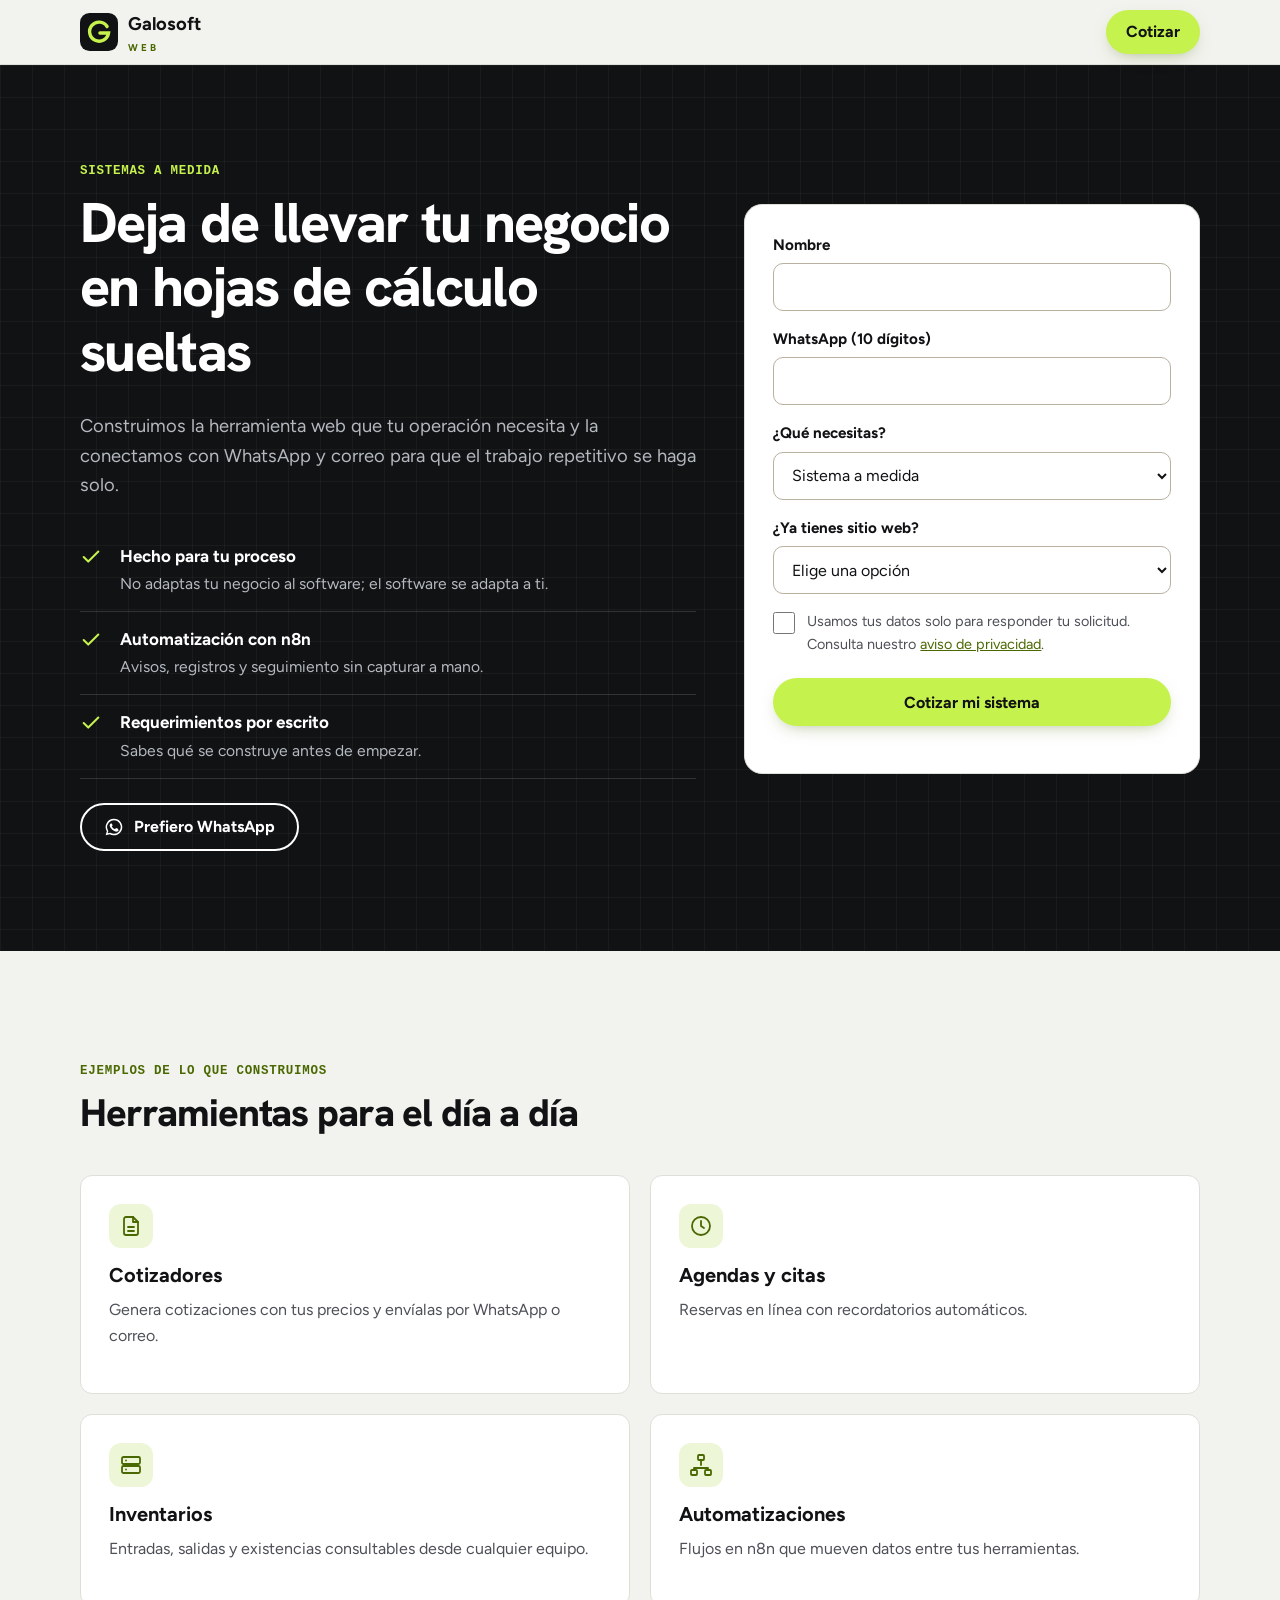
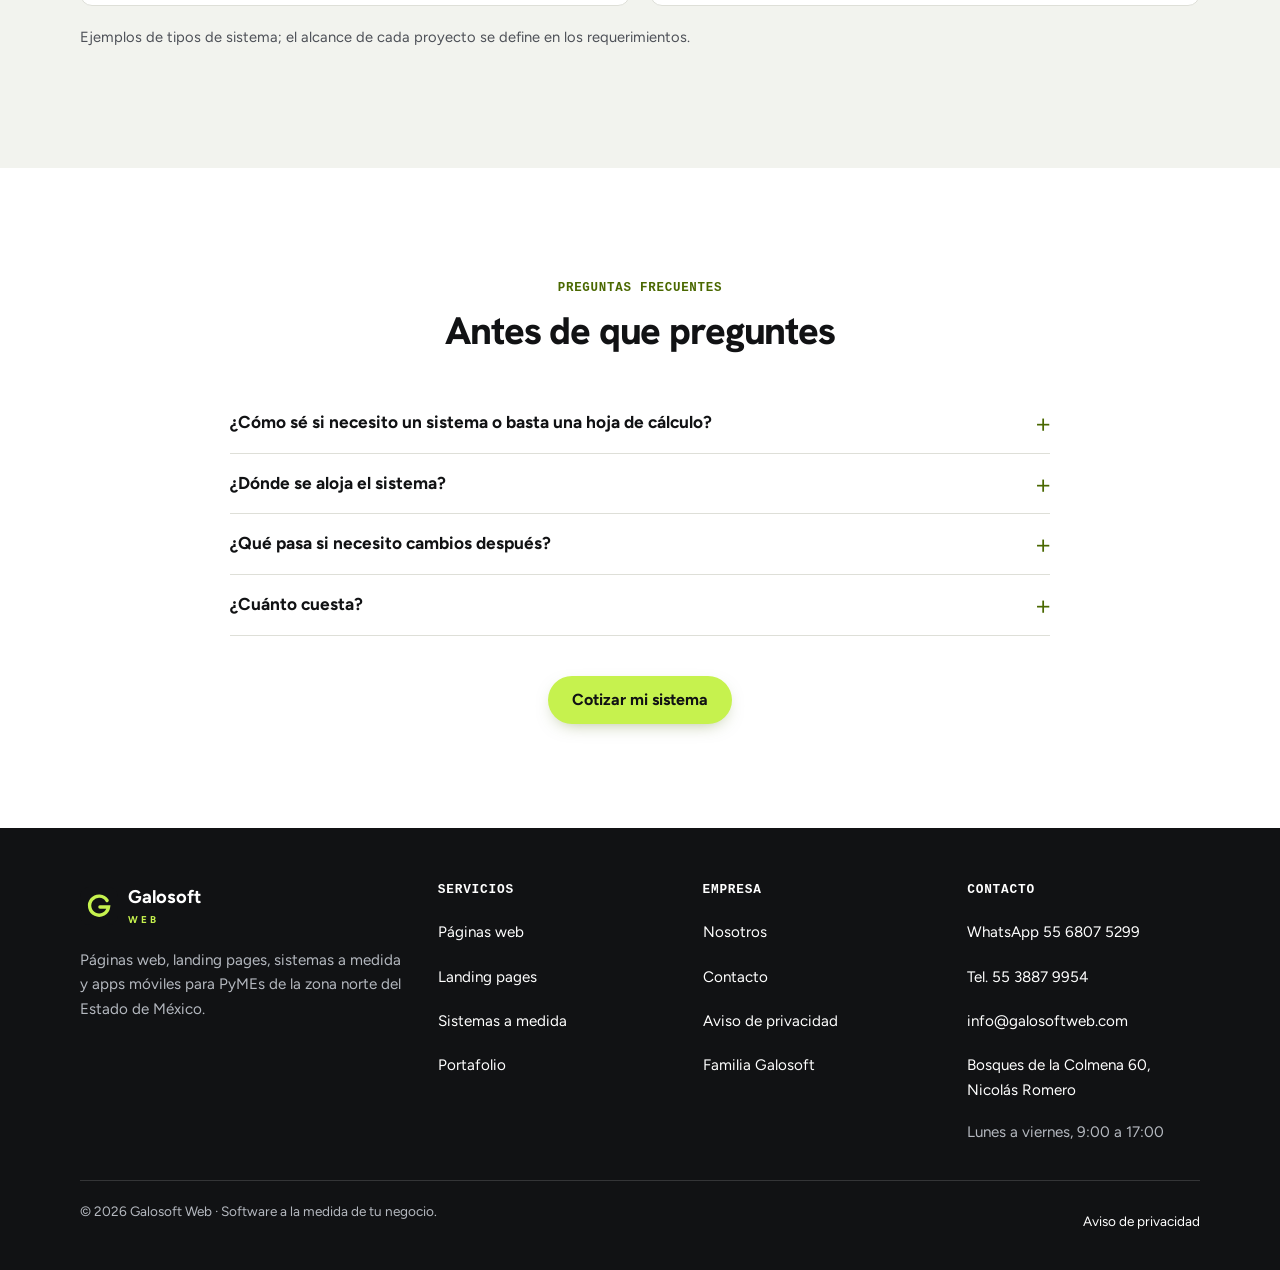
<file: sistemas-a-medida.html>
<!doctype html>
<html lang="es-MX">
<head>
<meta charset="utf-8">
<meta name="viewport" content="width=device-width,initial-scale=1">
<title>Sistemas web a medida y automatización para PyMEs | Galosoft Web</title>
<meta name="description" content="Sistemas web a medida para tu negocio: cotizadores, agendas, inventarios y automatizaciones con n8n conectadas a WhatsApp y correo. Cotización sin costo.">
<link rel="canonical" href="https://galosoftweb.com/sistemas-a-medida.html">
<meta property="og:type" content="website">
<meta property="og:locale" content="es_MX">
<meta property="og:site_name" content="Galosoft Web">
<meta property="og:title" content="Sistemas web a medida y automatización para PyMEs | Galosoft Web">
<meta property="og:description" content="Sistemas web a medida para tu negocio: cotizadores, agendas, inventarios y automatizaciones con n8n conectadas a WhatsApp y correo. Cotización sin costo.">
<meta property="og:url" content="https://galosoftweb.com/sistemas-a-medida.html">
<meta property="og:image" content="https://galosoftweb.com/assets/og-web.png">
<meta property="og:image:width" content="1200"><meta property="og:image:height" content="630">
<meta name="twitter:card" content="summary_large_image">
<meta name="theme-color" content="#111214">
<link rel="icon" href="assets/favicon.svg" type="image/svg+xml">
<link rel="apple-touch-icon" href="assets/apple-touch-icon.png">
<link rel="preconnect" href="https://fonts.googleapis.com">
<link rel="preconnect" href="https://fonts.gstatic.com" crossorigin>
<link rel="stylesheet" href="https://fonts.googleapis.com/css2?family=Hanken+Grotesk:wght@800&family=Figtree:wght@400;600;700&display=swap">
<link rel="stylesheet" href="assets/styles.css">
</head>
<body>
<a class="skip" href="#main">Saltar al contenido</a>
<header class="hdr hdr--min"><div class="wrap"><a class="brand" href="index.html" aria-label="Galosoft Web, inicio"><svg viewBox="0 0 40 40" aria-hidden="true"><rect width="40" height="40" rx="10" fill="#111214"/><path d="M28.5 14.2A10 10 0 1 0 30 21h-9" fill="none" stroke="#C6F24E" stroke-width="3.6" stroke-linecap="round"/></svg><span><b>Galosoft</b><small>WEB</small></span></a><div class="hdr-cta"><a class="btn btn--primary" href="#diagnostico">Cotizar</a></div></div></header>
<main id="main">
<section class="hero sec--navy grid-bg" id="diagnostico"><div class="wrap grid">
<div><span class="kicker">Sistemas a medida</span><h1>Deja de llevar tu negocio en hojas de cálculo sueltas</h1><p class="lead">Construimos la herramienta web que tu operación necesita y la conectamos con WhatsApp y correo para que el trabajo repetitivo se haga solo.</p>
<ul class="checks" style="margin-bottom:24px"><li><svg viewBox="0 0 24 24" fill="none" stroke="currentColor" stroke-width="2.2" stroke-linecap="round" stroke-linejoin="round" aria-hidden="true"><path d="M20 6 9 17l-5-5"/></svg><div><b>Hecho para tu proceso</b><span>No adaptas tu negocio al software; el software se adapta a ti.</span></div></li><li><svg viewBox="0 0 24 24" fill="none" stroke="currentColor" stroke-width="2.2" stroke-linecap="round" stroke-linejoin="round" aria-hidden="true"><path d="M20 6 9 17l-5-5"/></svg><div><b>Automatización con n8n</b><span>Avisos, registros y seguimiento sin capturar a mano.</span></div></li><li><svg viewBox="0 0 24 24" fill="none" stroke="currentColor" stroke-width="2.2" stroke-linecap="round" stroke-linejoin="round" aria-hidden="true"><path d="M20 6 9 17l-5-5"/></svg><div><b>Requerimientos por escrito</b><span>Sabes qué se construye antes de empezar.</span></div></li></ul>
<a class="btn btn--ghost" href="https://wa.me/525568075299?text=Hola%2C%20vengo%20de%20la%20p%C3%A1gina%20de%20Galosoft%20Web%20y%20quiero%20cotizar%20un%20sistema%20a%20medida."><svg viewBox="0 0 24 24" fill="currentColor" aria-hidden="true"><path d="M12 2a10 10 0 0 0-8.6 15.1L2 22l5-1.3A10 10 0 1 0 12 2Zm0 18.2c-1.5 0-3-.4-4.3-1.2l-.3-.2-3 .8.8-2.9-.2-.3A8.2 8.2 0 1 1 12 20.2Zm4.5-6.1c-.2-.1-1.5-.7-1.7-.8-.2-.1-.4-.1-.6.1l-.8 1c-.1.2-.3.2-.5.1a6.7 6.7 0 0 1-3.3-2.9c-.3-.4.2-.4.7-1.3.1-.2 0-.3 0-.4l-.8-1.8c-.2-.5-.4-.4-.6-.4h-.5a1 1 0 0 0-.7.3 3 3 0 0 0-.9 2.2 5.2 5.2 0 0 0 1.1 2.7 11.8 11.8 0 0 0 4.5 4c1.7.7 2.3.8 3.2.6a2.7 2.7 0 0 0 1.8-1.3c.2-.4.2-.8.1-.9l-.5-.3Z"/></svg>Prefiero WhatsApp</a></div>
<div><form class="form lead" novalidate data-origen="landing-sistemas">
<label>Nombre<input name="nombre" autocomplete="name" required></label>
<label>WhatsApp (10 dígitos)<input name="telefono" type="tel" inputmode="tel" autocomplete="tel-national" pattern="[0-9 ]{10,14}" required></label>
<label>¿Qué necesitas?<select name="proyecto" required><option value="">Elige una opción</option><option value="pagina">Página web para mi negocio</option><option value="landing">Landing page para campañas</option><option value="sistema" selected>Sistema a medida</option><option value="app">App móvil</option><option value="revision">Revisar o mejorar mi sitio actual</option><option value="otro">Otra cosa</option></select></label>
<label>¿Ya tienes sitio web?<select name="sitio_actual" required>
<option value="">Elige una opción</option><option value="no">No, sería el primero</option><option value="rehacer">Sí, pero quiero uno nuevo</option><option value="mejorar">Sí, solo necesito mejoras</option></select></label>
<div class="hp" aria-hidden="true"><label>Sitio web<input name="sitio_web" tabindex="-1" autocomplete="off"></label></div>
<label class="consent"><input type="checkbox" name="acepto" value="si" required><span>Usamos tus datos solo para responder tu solicitud. Consulta nuestro <a href="aviso-de-privacidad.html">aviso de privacidad</a>.</span></label>
<button class="btn btn--primary" type="submit">Cotizar mi sistema</button>
<p class="lead-status" id="lead-status-landing-sistemas" role="status" aria-live="polite"></p>
</form></div></div></section>
<section class="sec"><div class="wrap">
<span class="kicker">Ejemplos de lo que construimos</span><h2>Herramientas para el día a día</h2>
<div class="cards">
<article class="card"><div class="ico"><svg viewBox="0 0 24 24" fill="none" stroke="currentColor" stroke-width="1.8" stroke-linecap="round" stroke-linejoin="round" aria-hidden="true"><path d="M14 3H7a2 2 0 0 0-2 2v14a2 2 0 0 0 2 2h10a2 2 0 0 0 2-2V8z"/><path d="M14 3v5h5M9 13h6M9 17h6"/></svg></div><h3>Cotizadores</h3><p>Genera cotizaciones con tus precios y envíalas por WhatsApp o correo.</p></article>
<article class="card"><div class="ico"><svg viewBox="0 0 24 24" fill="none" stroke="currentColor" stroke-width="1.8" stroke-linecap="round" stroke-linejoin="round" aria-hidden="true"><circle cx="12" cy="12" r="9"/><path d="M12 7v5l3 2"/></svg></div><h3>Agendas y citas</h3><p>Reservas en línea con recordatorios automáticos.</p></article>
<article class="card"><div class="ico"><svg viewBox="0 0 24 24" fill="none" stroke="currentColor" stroke-width="1.8" stroke-linecap="round" stroke-linejoin="round" aria-hidden="true"><rect x="3" y="4" width="18" height="7" rx="1.5"/><rect x="3" y="13" width="18" height="7" rx="1.5"/><path d="M7 7.5h.01M7 16.5h.01"/></svg></div><h3>Inventarios</h3><p>Entradas, salidas y existencias consultables desde cualquier equipo.</p></article>
<article class="card"><div class="ico"><svg viewBox="0 0 24 24" fill="none" stroke="currentColor" stroke-width="1.8" stroke-linecap="round" stroke-linejoin="round" aria-hidden="true"><rect x="9" y="2" width="6" height="5" rx="1"/><rect x="2" y="17" width="6" height="5" rx="1"/><rect x="16" y="17" width="6" height="5" rx="1"/><path d="M12 7v5M5 17v-2h14v2"/></svg></div><h3>Automatizaciones</h3><p>Flujos en n8n que mueven datos entre tus herramientas.</p></article>
</div>
<p class="note" style="margin-top:20px">Ejemplos de tipos de sistema; el alcance de cada proyecto se define en los requerimientos.</p>
</div></section>
<section class="sec sec--white"><div class="wrap"><div class="center"><span class="kicker">Preguntas frecuentes</span><h2>Antes de que preguntes</h2></div><div class="faq"><details><summary>¿Cómo sé si necesito un sistema o basta una hoja de cálculo?</summary><p>Si varias personas capturan lo mismo, se pierden datos o pasas horas copiando información, un sistema se paga solo. Lo revisamos contigo antes de cotizar.</p></details><details><summary>¿Dónde se aloja el sistema?</summary><p>En nuestra infraestructura o en la tuya, según lo que convenga a tu operación.</p></details><details><summary>¿Qué pasa si necesito cambios después?</summary><p>Tienes 30 días de garantía para fallas. Las mejoras nuevas se cotizan aparte o bajo plan de mantenimiento.</p></details><details><summary>¿Cuánto cuesta?</summary><p>Depende del alcance. Primero levantamos requerimientos y te cotizamos por escrito, sin costo.</p></details></div>
<div class="center" style="margin-top:40px"><a class="btn btn--primary" href="#diagnostico">Cotizar mi sistema</a></div></div></section>
</main>
<footer class="ftr"><div class="wrap">
<div class="cols">
<div><a class="brand" href="index.html" aria-label="Galosoft Web, inicio"><svg viewBox="0 0 40 40" aria-hidden="true"><rect width="40" height="40" rx="10" fill="#111214"/><path d="M28.5 14.2A10 10 0 1 0 30 21h-9" fill="none" stroke="#C6F24E" stroke-width="3.6" stroke-linecap="round"/></svg><span><b>Galosoft</b><small>WEB</small></span></a><p style="margin-top:16px;max-width:34ch">Páginas web, landing pages, sistemas a medida y apps móviles para PyMEs de la zona norte del Estado de México.</p></div>
<div><h4>Servicios</h4><ul><li><a href="paginas-web.html">Páginas web</a></li><li><a href="landing-pages.html">Landing pages</a></li><li><a href="sistemas-a-medida.html">Sistemas a medida</a></li><li><a href="portafolio.html">Portafolio</a></li></ul></div>
<div><h4>Empresa</h4><ul><li><a href="nosotros.html">Nosotros</a></li><li><a href="contacto.html">Contacto</a></li><li><a href="aviso-de-privacidad.html">Aviso de privacidad</a></li><li><a href="https://galosoft.com">Familia Galosoft</a></li></ul></div>
<div><h4>Contacto</h4><ul><li><a href="https://wa.me/525568075299?text=Hola%2C%20vengo%20de%20la%20p%C3%A1gina%20de%20Galosoft%20Web%20y%20quiero%20cotizar%20un%20sistema%20a%20medida.">WhatsApp 55 6807 5299</a></li><li><a href="tel:+525538879954">Tel. 55 3887 9954</a></li><li><a href="mailto:info@galosoftweb.com">info@galosoftweb.com</a></li><li><a href="https://www.google.com/maps/search/?api=1&query=Bosques%20de%20la%20Colmena%2060%2C%20Nicol%C3%A1s%20Romero%2C%2054474%2C%20Estado%20de%20M%C3%A9xico">Bosques de la Colmena 60, Nicolás Romero</a></li></ul><p style="margin:8px 0 0">Lunes a viernes, 9:00 a 17:00</p></div>
</div>
<div class="bottom"><span>© 2026 Galosoft Web · Software a la medida de tu negocio.</span><a href="aviso-de-privacidad.html">Aviso de privacidad</a></div>
</div></footer>
<a class="wa-float" href="https://wa.me/525568075299?text=Hola%2C%20vengo%20de%20la%20p%C3%A1gina%20de%20Galosoft%20Web%20y%20quiero%20cotizar%20un%20sistema%20a%20medida." aria-label="Escribir por WhatsApp"><svg viewBox="0 0 24 24" fill="currentColor" aria-hidden="true"><path d="M12 2a10 10 0 0 0-8.6 15.1L2 22l5-1.3A10 10 0 1 0 12 2Zm0 18.2c-1.5 0-3-.4-4.3-1.2l-.3-.2-3 .8.8-2.9-.2-.3A8.2 8.2 0 1 1 12 20.2Zm4.5-6.1c-.2-.1-1.5-.7-1.7-.8-.2-.1-.4-.1-.6.1l-.8 1c-.1.2-.3.2-.5.1a6.7 6.7 0 0 1-3.3-2.9c-.3-.4.2-.4.7-1.3.1-.2 0-.3 0-.4l-.8-1.8c-.2-.5-.4-.4-.6-.4h-.5a1 1 0 0 0-.7.3 3 3 0 0 0-.9 2.2 5.2 5.2 0 0 0 1.1 2.7 11.8 11.8 0 0 0 4.5 4c1.7.7 2.3.8 3.2.6a2.7 2.7 0 0 0 1.8-1.3c.2-.4.2-.8.1-.9l-.5-.3Z"/></svg></a>
<script src="assets/main.js" defer></script>
</body>
</html>
</file>
<file: assets/styles.css>
/* Galosoft Web · tokens (mismo sistema que Galosoft Contable y Support) */
:root{
  --bg:#F2F3EE;          /* gris claro neutro */
  --surface:#FFFFFF;
  --ink:#111214;         /* carbón: texto principal (16.8:1) */
  --muted:#4D5057;       /* texto secundario (7.2:1) */
  --navy:#111214;        /* base oscura tipo editor de código */
  --on-navy-muted:#B4B8BF;
  --green:#4A6800;       /* lima profundo: enlaces e íconos sobre claro (5.8:1) */
  --green-hover:#3B5300;
  --green-soft:#EEF6D8;
  --gold:#C6F24E;        /* lima señal: SOLO sobre oscuro o como fondo de botón con texto carbón (14.5:1) */
  --gold-deep:#4A6800;
  --line:#DEDFD8;
  --radius:12px;
  --serif:"Hanken Grotesk",system-ui,-apple-system,"Segoe UI",Roboto,Arial,sans-serif;
  --sans:"Figtree",system-ui,-apple-system,"Segoe UI",Roboto,Arial,sans-serif;
  --mono:ui-monospace,"SFMono-Regular",Menlo,Consolas,monospace;
  --wrap:1160px;
}
*,*::before,*::after{box-sizing:border-box}
html{-webkit-text-size-adjust:100%;scroll-behavior:smooth}
body{margin:0;background:var(--bg);color:var(--ink);font:400 1.0625rem/1.6 var(--sans)}
img,svg{display:block;max-width:100%}
a{color:var(--green)}
h1,h2,h3{font-family:var(--serif);font-weight:600;line-height:1.15;letter-spacing:-.01em;margin:0 0 .5em}
h1{font-size:clamp(2.1rem,5.2vw,3.5rem)}
h2{font-size:clamp(1.65rem,3.4vw,2.4rem)}
h3{font-size:1.25rem;font-family:var(--sans);font-weight:700;letter-spacing:0}
p{margin:0 0 1em}
.wrap{max-width:var(--wrap);margin:0 auto;padding:0 20px}
.sec{padding:clamp(64px,9vw,104px) 0}
.sec--white{background:var(--surface)}
.sec--navy{background:var(--navy);color:#fff}
.sec--navy p,.sec--navy li{color:var(--on-navy-muted)}
.sec--navy h2,.sec--navy h3{color:#fff}
.kicker{display:inline-block;font:700 .78rem/1 var(--sans);letter-spacing:.14em;text-transform:uppercase;color:var(--gold-deep);margin-bottom:14px}
.sec--navy .kicker{color:var(--gold)}
.lead{font-size:1.15rem;color:var(--muted);max-width:60ch}
.sec--navy .lead{color:var(--on-navy-muted)}
.center{text-align:center}.center .lead{margin-inline:auto}
:focus-visible{outline:3px solid var(--gold);outline-offset:3px;border-radius:6px}
.skip{position:absolute;left:-9999px}.skip:focus{left:12px;top:12px;z-index:99;background:#fff;padding:10px 14px}

/* Botones */
.btn{display:inline-flex;align-items:center;justify-content:center;gap:10px;min-height:48px;padding:12px 22px;border-radius:999px;font:700 1rem/1.2 var(--sans);text-decoration:none;white-space:nowrap;border:2px solid transparent;cursor:pointer;transition:background .2s,transform .2s,border-color .2s}
.btn--primary{background:var(--green);color:#fff}
.btn--primary:hover{background:var(--green-hover);transform:translateY(-2px)}
.btn--ghost{background:transparent;color:var(--ink);border-color:var(--ink)}
.btn--ghost:hover{border-color:var(--green);color:var(--green)}
.sec--navy .btn--ghost{color:#fff;border-color:#fff}
.btn svg{width:20px;height:20px;flex:none}
.actions{display:flex;flex-wrap:wrap;gap:12px;align-items:center}
.note{font-size:.92rem;color:var(--muted)}

/* Encabezado */
.hdr{position:sticky;top:0;z-index:50;background:rgba(246,243,236,.94);backdrop-filter:saturate(1.4) blur(8px);border-bottom:1px solid var(--line)}
.hdr .wrap{display:flex;align-items:center;justify-content:space-between;gap:16px;min-height:68px}
.brand{display:flex;align-items:center;gap:10px;min-height:44px;text-decoration:none;color:var(--ink);white-space:nowrap}
.brand svg{width:38px;height:38px}
.brand b{font:700 1.15rem/1 var(--sans);letter-spacing:-.01em}
.brand small{display:block;font:700 .62rem/1 var(--sans);letter-spacing:.32em;color:var(--gold-deep);margin-top:4px}
.nav{display:none}
.nav a{color:var(--ink);text-decoration:none;font-weight:600;padding:12px 10px;white-space:nowrap}
.nav a:hover,.nav a[aria-current=page]{color:var(--green)}
.hdr-cta{display:flex;align-items:center;gap:8px}
.hdr-cta .btn{min-height:44px;padding:10px 18px}
.menu-btn{display:inline-flex;align-items:center;justify-content:center;width:44px;height:44px;border:1px solid var(--line);border-radius:10px;background:var(--surface);cursor:pointer}
.menu-btn svg{width:22px;height:22px}
.mnav{display:none;border-top:1px solid var(--line);background:var(--bg)}
.mnav.open{display:block}
.mnav a{display:block;padding:14px 20px;min-height:48px;color:var(--ink);text-decoration:none;font-weight:600;border-bottom:1px solid var(--line)}
@media (min-width:1000px){.nav{display:flex;gap:4px}.menu-btn,.mnav,.mnav.open{display:none}}
@media (max-width:420px){.hdr-cta .btn{padding:10px 14px}.brand b{font-size:1.02rem}}

/* Hero */
.hero{padding:clamp(48px,7vw,96px) 0 clamp(56px,8vw,100px)}
.hero .grid{display:grid;gap:48px;align-items:center}
@media (min-width:1000px){.hero .grid{grid-template-columns:1.15fr .85fr}}
.hero h1 em{font-style:normal;color:var(--green)}
.hero .lead{margin-bottom:28px}
.proof{display:flex;flex-wrap:wrap;gap:10px 22px;margin-top:26px;padding:0;list-style:none;font-size:.95rem;color:var(--muted)}
.proof li{display:flex;align-items:center;gap:8px}
.proof svg{width:18px;height:18px;color:var(--green)}

/* Tarjeta "Tu mes fiscal" */
.ledger{background:var(--surface);border:1px solid var(--line);border-radius:18px;box-shadow:0 18px 50px -24px rgba(20,41,74,.35);overflow:hidden}
.ledger header{background:var(--navy);color:#fff;padding:18px 22px;display:flex;justify-content:space-between;align-items:baseline;gap:12px}
.ledger header b{font-family:var(--serif);font-size:1.2rem;font-weight:600}
.ledger header span{color:var(--gold);font:700 .75rem/1 var(--sans);letter-spacing:.14em;text-transform:uppercase}
.ledger ol{list-style:none;margin:0;padding:6px 22px 14px}
.ledger li{display:grid;grid-template-columns:58px 1fr auto;gap:14px;align-items:center;padding:14px 0;border-bottom:1px dashed var(--line)}
.ledger li:last-child{border-bottom:0}
.ledger .day{font:600 1.5rem/1 var(--serif);color:var(--navy)}
.ledger .day small{display:block;font:700 .62rem/1.4 var(--sans);letter-spacing:.1em;color:var(--muted);text-transform:uppercase}
.ledger .what{font-weight:600;font-size:.98rem;line-height:1.35}
.ledger .what small{display:block;font-weight:400;color:var(--muted);font-size:.85rem}
.ok{display:inline-flex;align-items:center;gap:6px;background:var(--green-soft);color:var(--green);font:700 .78rem/1 var(--sans);padding:7px 10px;border-radius:999px;white-space:nowrap}
.ledger footer{padding:12px 22px;background:var(--bg);font-size:.8rem;color:var(--muted)}

/* Rejillas y tarjetas */
.cards{display:grid;gap:20px;margin-top:40px}
@media (min-width:700px){.cards{grid-template-columns:repeat(2,minmax(0,1fr))}}
@media (min-width:1000px){.cards--3{grid-template-columns:repeat(3,minmax(0,1fr))}}
.card{background:var(--surface);border:1px solid var(--line);border-radius:var(--radius);padding:28px;transition:border-color .2s,transform .2s;min-width:0}
.sec--white .card{background:var(--bg)}
.card:hover{border-color:var(--green);transform:translateY(-2px)}
.card .ico{width:44px;height:44px;border-radius:12px;background:var(--green-soft);color:var(--green);display:grid;place-items:center;margin-bottom:16px}
.card .ico svg{width:24px;height:24px}
.card p{color:var(--muted);font-size:1rem}
.card ul{margin:0;padding-left:1.1em;color:var(--muted);font-size:.98rem}
.card ul li{margin:.3em 0}
.tag{display:inline-block;font:700 .72rem/1 var(--sans);letter-spacing:.1em;text-transform:uppercase;color:var(--gold-deep);margin-bottom:10px}
.card .more{display:inline-flex;align-items:center;gap:6px;margin-top:8px;padding:10px 0;font-weight:700;text-decoration:none;min-height:44px}

/* Calendario mensual (banda marina) */
.cal{display:grid;gap:16px;margin-top:40px}
@media (min-width:700px){.cal{grid-template-columns:repeat(2,minmax(0,1fr))}}
@media (min-width:1000px){.cal{grid-template-columns:repeat(4,minmax(0,1fr))}}
.cal div{border:1px solid rgba(255,255,255,.18);border-radius:var(--radius);padding:24px;min-width:0}
.cal b{display:block;font:600 2.4rem/1 var(--serif);color:var(--gold);margin-bottom:6px}
.cal span{display:block;font:700 .75rem/1.3 var(--sans);letter-spacing:.1em;text-transform:uppercase;color:#fff;margin-bottom:10px}
.cal p{font-size:.98rem;margin:0}
.fine{font-size:.85rem;margin-top:24px}

/* Pasos */
.steps{counter-reset:s;display:grid;gap:20px;margin-top:40px;padding:0;list-style:none}
@media (min-width:1000px){.steps{grid-template-columns:repeat(3,minmax(0,1fr))}}
.steps li{position:relative;padding:28px 28px 28px 84px;background:var(--surface);border:1px solid var(--line);border-radius:var(--radius);min-width:0}
.steps li::before{counter-increment:s;content:counter(s);position:absolute;left:24px;top:24px;width:42px;height:42px;border-radius:50%;background:var(--navy);color:var(--gold);display:grid;place-items:center;font:600 1.2rem/1 var(--serif)}
.steps h3{margin-bottom:.35em}.steps p{color:var(--muted);margin:0;font-size:1rem}

/* Confianza */
.trust{display:grid;gap:28px;align-items:start}
@media (min-width:1000px){.trust{grid-template-columns:1fr 1fr}}
.cred{background:var(--navy);color:#fff;border-radius:18px;padding:32px}
.cred .kicker{color:var(--gold)}
.cred p{color:var(--on-navy-muted)}
.cred .num{font:600 2rem/1.1 var(--serif);color:#fff;margin:6px 0 14px}
.cred a{color:#fff}
.checks{list-style:none;margin:0;padding:0}
.checks li{display:grid;grid-template-columns:28px 1fr;gap:12px;padding:14px 0;border-bottom:1px solid var(--line)}
.checks svg{width:22px;height:22px;color:var(--green);margin-top:3px}
.checks b{display:block}
.checks span{color:var(--muted);font-size:.98rem}

/* FAQ */
.faq{max-width:820px;margin:40px auto 0}
.faq details{border-bottom:1px solid var(--line)}
.faq summary{list-style:none;cursor:pointer;display:flex;justify-content:space-between;align-items:center;gap:16px;min-height:56px;padding:16px 0;font-weight:700;font-size:1.08rem}
.faq summary::-webkit-details-marker{display:none}
.faq summary::after{content:"+";font:400 1.6rem/1 var(--serif);color:var(--green);flex:none;transition:transform .2s}
.faq details[open] summary::after{transform:rotate(45deg)}
.faq details p{color:var(--muted);padding-bottom:16px;margin:0;max-width:68ch}

/* Formulario */
.cta-box{display:grid;gap:40px;align-items:start}
@media (min-width:1000px){.cta-box{grid-template-columns:1fr 1fr}}
.form{background:var(--surface);color:var(--ink);border-radius:18px;padding:28px;border:1px solid var(--line)}
.form label{display:block;font-weight:700;font-size:.95rem;margin-bottom:16px}
.form input,.form select{display:block;width:100%;margin-top:6px;min-height:48px;padding:10px 14px;border:1.5px solid #B9B0A0;border-radius:10px;font:400 1rem/1.3 var(--sans);color:var(--ink);background:#fff}
.form select{max-width:100%;text-overflow:ellipsis}
.form input:focus,.form select:focus{border-color:var(--green);outline:3px solid rgba(11,107,75,.2);outline-offset:0}
.form input:user-invalid,.form select:user-invalid{border-color:#B42318}
.err{display:block;color:#B42318;font-weight:600;font-size:.86rem;margin-top:6px}
.consent{display:grid!important;grid-template-columns:24px 1fr;gap:10px;align-items:start;font-weight:400!important;font-size:.9rem!important;color:var(--muted)}
.consent input{width:22px;height:22px;min-height:0;margin:2px 0 0;accent-color:var(--green)}
.form .btn{width:100%;margin-top:6px}
.hp{position:absolute!important;left:-10000px!important;width:1px;height:1px;overflow:hidden}
#lead-status{margin:12px 0 0;font-weight:600;color:var(--green)}
.sec--navy .cta-box .lead{color:var(--on-navy-muted)}

/* Listas de trámites */
.tlist{display:grid;gap:16px;margin-top:32px}
@media (min-width:700px){.tlist{grid-template-columns:repeat(2,minmax(0,1fr))}}
.titem{background:var(--surface);border:1px solid var(--line);border-radius:var(--radius);padding:22px 24px;display:flex;flex-direction:column;gap:6px;min-width:0}
.titem h3{margin:0}
.titem p{color:var(--muted);margin:0 0 6px;font-size:.98rem}
.titem a{align-self:flex-start;display:inline-flex;align-items:center;gap:8px;min-height:44px;font-weight:700;text-decoration:none}
.titem a svg{width:18px;height:18px}
.callout{border-left:4px solid var(--gold);background:var(--surface);padding:18px 22px;border-radius:0 12px 12px 0;margin-top:28px;color:var(--muted)}
.callout b{color:var(--ink)}

/* Página interior */
.page-hero{padding:clamp(48px,7vw,88px) 0 clamp(32px,5vw,56px);border-bottom:1px solid var(--line)}
.prose{max-width:760px}
.prose h2{font-size:1.5rem;margin-top:1.8em}
.prose ul{padding-left:1.2em}.prose li{margin:.35em 0}
.split{display:grid;gap:40px}
@media (min-width:1000px){.split{grid-template-columns:1.1fr .9fr}}
.contact-list{list-style:none;padding:0;margin:0}
.contact-list li{padding:16px 0;border-bottom:1px solid var(--line)}
.contact-list b{display:block;font-size:.8rem;letter-spacing:.1em;text-transform:uppercase;color:var(--gold-deep)}
.contact-list a{display:inline-block;padding:11px 0;font-weight:600}
.ph{outline:2px dashed #B42318;outline-offset:2px;background:#FFF4E5}

/* Pie */
.ftr{background:var(--ink);color:var(--on-navy-muted);padding:56px 0 28px;font-size:.95rem}
.ftr .cols{display:grid;gap:32px}
@media (min-width:700px){.ftr .cols{grid-template-columns:repeat(2,minmax(0,1fr))}}
@media (min-width:1000px){.ftr .cols{grid-template-columns:1.4fr 1fr 1fr 1fr}}
.ftr h4{color:#fff;font:700 .8rem/1 var(--sans);letter-spacing:.14em;text-transform:uppercase;margin:0 0 14px}
.ftr ul{list-style:none;margin:0;padding:0}
.ftr a{color:#fff;text-decoration:none;display:inline-block;padding:10px 0;min-height:44px}
.ftr a:hover{color:var(--gold)}
.ftr .brand{color:#fff}.ftr .brand small{color:var(--gold)}
.ftr .bottom{border-top:1px solid rgba(255,255,255,.15);margin-top:36px;padding-top:20px;display:flex;flex-wrap:wrap;gap:8px 24px;justify-content:space-between;font-size:.85rem}

/* WhatsApp flotante (móvil) */
.wa-float{position:fixed;right:16px;bottom:16px;z-index:60;width:56px;height:56px;border-radius:50%;background:var(--green);color:#fff;display:grid;place-items:center;box-shadow:0 10px 24px -8px rgba(0,0,0,.4)}
.wa-float svg{width:28px;height:28px}
@media (min-width:1000px){.wa-float{display:none}}

/* Landing: encabezado mínimo */
.hdr--min .wrap{min-height:64px}

@media (prefers-reduced-motion:reduce){*{transition:none!important;scroll-behavior:auto!important}}

/* Ajustes tras revisión visual */
.sec--navy .form,.sec--navy .form label{color:var(--ink)}
.sec--navy .form .consent{color:var(--muted)}
.sec--navy .checks svg{color:var(--gold)}
.ftr .brand{display:inline-flex;padding:0}
@media (max-width:420px){.ledger li{grid-template-columns:52px 1fr;}.ledger .ok{grid-column:2;justify-self:start}}

/* ---- Galosoft Support: diferencias de marca ---- */
h1,h2{letter-spacing:-.025em;font-weight:700}
.kicker,.tag,.ledger header span,.cal span,.ok,.contact-list b,.ftr h4{font-family:var(--mono);letter-spacing:.06em}
.btn--primary{background:var(--gold);color:var(--ink);box-shadow:0 6px 18px -8px rgba(74,104,0,.5)}
.btn--primary:hover{background:#D6F77E}
.wa-float{background:var(--gold);color:var(--ink)}
:focus-visible{outline-color:var(--green)}
.sec--navy :focus-visible{outline-color:var(--gold)}
.hero.sec--navy{padding-top:clamp(48px,7vw,96px)}
.sec--navy h1{color:#fff}
.sec--navy h1 em{color:var(--gold)}
.sec--navy .proof{color:var(--on-navy-muted)}
.sec--navy .proof svg,.sec--navy .checks svg{color:var(--gold)}
.sec--navy .checks li{border-color:rgba(255,255,255,.14)}
.sec--navy .checks b{color:#fff}.sec--navy .checks span{color:var(--on-navy-muted)}
.hero.sec--navy .ledger{border-color:#2A2D33;box-shadow:0 24px 60px -24px rgba(198,242,78,.18)}
.ledger header{background:#1C1E22}
.ledger .day{font-family:var(--mono);font-size:1.05rem;font-weight:700;color:var(--green)}
.cal b{font-family:var(--serif)}
.steps li::before{color:var(--gold);font-family:var(--mono);font-weight:700}
.grid-bg{background-image:linear-gradient(rgba(255,255,255,.04) 1px,transparent 1px),linear-gradient(90deg,rgba(255,255,255,.04) 1px,transparent 1px);background-size:32px 32px}
.folio{display:grid;gap:24px;align-items:center;background:var(--surface);border:1px solid var(--line);border-radius:16px;padding:28px}
@media (min-width:1000px){.folio{grid-template-columns:auto 1fr auto}}
.sticker{width:132px;height:132px;border-radius:16px;background:var(--navy);color:#fff;display:grid;place-items:center;text-align:center;font:700 .72rem/1.3 var(--mono);letter-spacing:.06em;padding:14px}
.sticker b{display:block;color:var(--gold);font-size:1.05rem;margin-top:6px}
.plans{display:grid;gap:20px;margin-top:40px}
@media (min-width:1000px){.plans{grid-template-columns:repeat(3,minmax(0,1fr))}}
.plan{background:var(--surface);border:1px solid var(--line);border-radius:var(--radius);padding:28px;display:flex;flex-direction:column;gap:10px;min-width:0}
.plan--hl{border:2px solid var(--green)}
.plan .freq{font:700 .8rem/1 var(--mono);color:var(--green);letter-spacing:.06em;text-transform:uppercase}
.plan ul{margin:0;padding-left:1.1em;color:var(--muted)}
.plan .btn{margin-top:auto;align-self:flex-start}
.hdr{background:rgba(242,243,238,.94)}
.mnav{background:var(--bg)}
.sec--navy .ledger li{color:var(--ink)}
.sec--navy .ledger .what small{color:var(--muted)}

/* ---- Galosoft Web ---- */
h1,h2{font-weight:800;letter-spacing:-.03em}
.dots{display:flex;gap:6px}.dots i{width:10px;height:10px;border-radius:50%;background:#3A3D44;display:block}
.work{display:grid;gap:28px;margin-top:40px}
@media (min-width:1000px){.work{grid-template-columns:repeat(2,minmax(0,1fr))}}
.shot{background:var(--surface);border:1px solid var(--line);border-radius:14px;overflow:hidden;min-width:0}
.shot .bar{display:flex;align-items:center;gap:12px;padding:10px 14px;background:#1C1E22;color:var(--on-navy-muted);font:600 .78rem/1 var(--mono)}
.shot img{width:100%;height:auto;aspect-ratio:16/10;object-fit:cover;object-position:top}
.shot .body{padding:22px 24px}
.shot .body p{color:var(--muted);font-size:.98rem}
.chips{display:flex;flex-wrap:wrap;gap:8px;margin:0;padding:0;list-style:none}
.chips li{font:600 .78rem/1 var(--mono);background:var(--green-soft);color:var(--green);padding:7px 10px;border-radius:999px}
.boundary{display:grid;gap:20px;margin-top:32px}
@media (min-width:1000px){.boundary{grid-template-columns:1fr 1fr}}
.more{display:inline-flex;align-items:center;gap:6px;min-height:44px;font-weight:700;text-decoration:none}
.callout a{display:inline-block;padding:10px 0}
</file>
